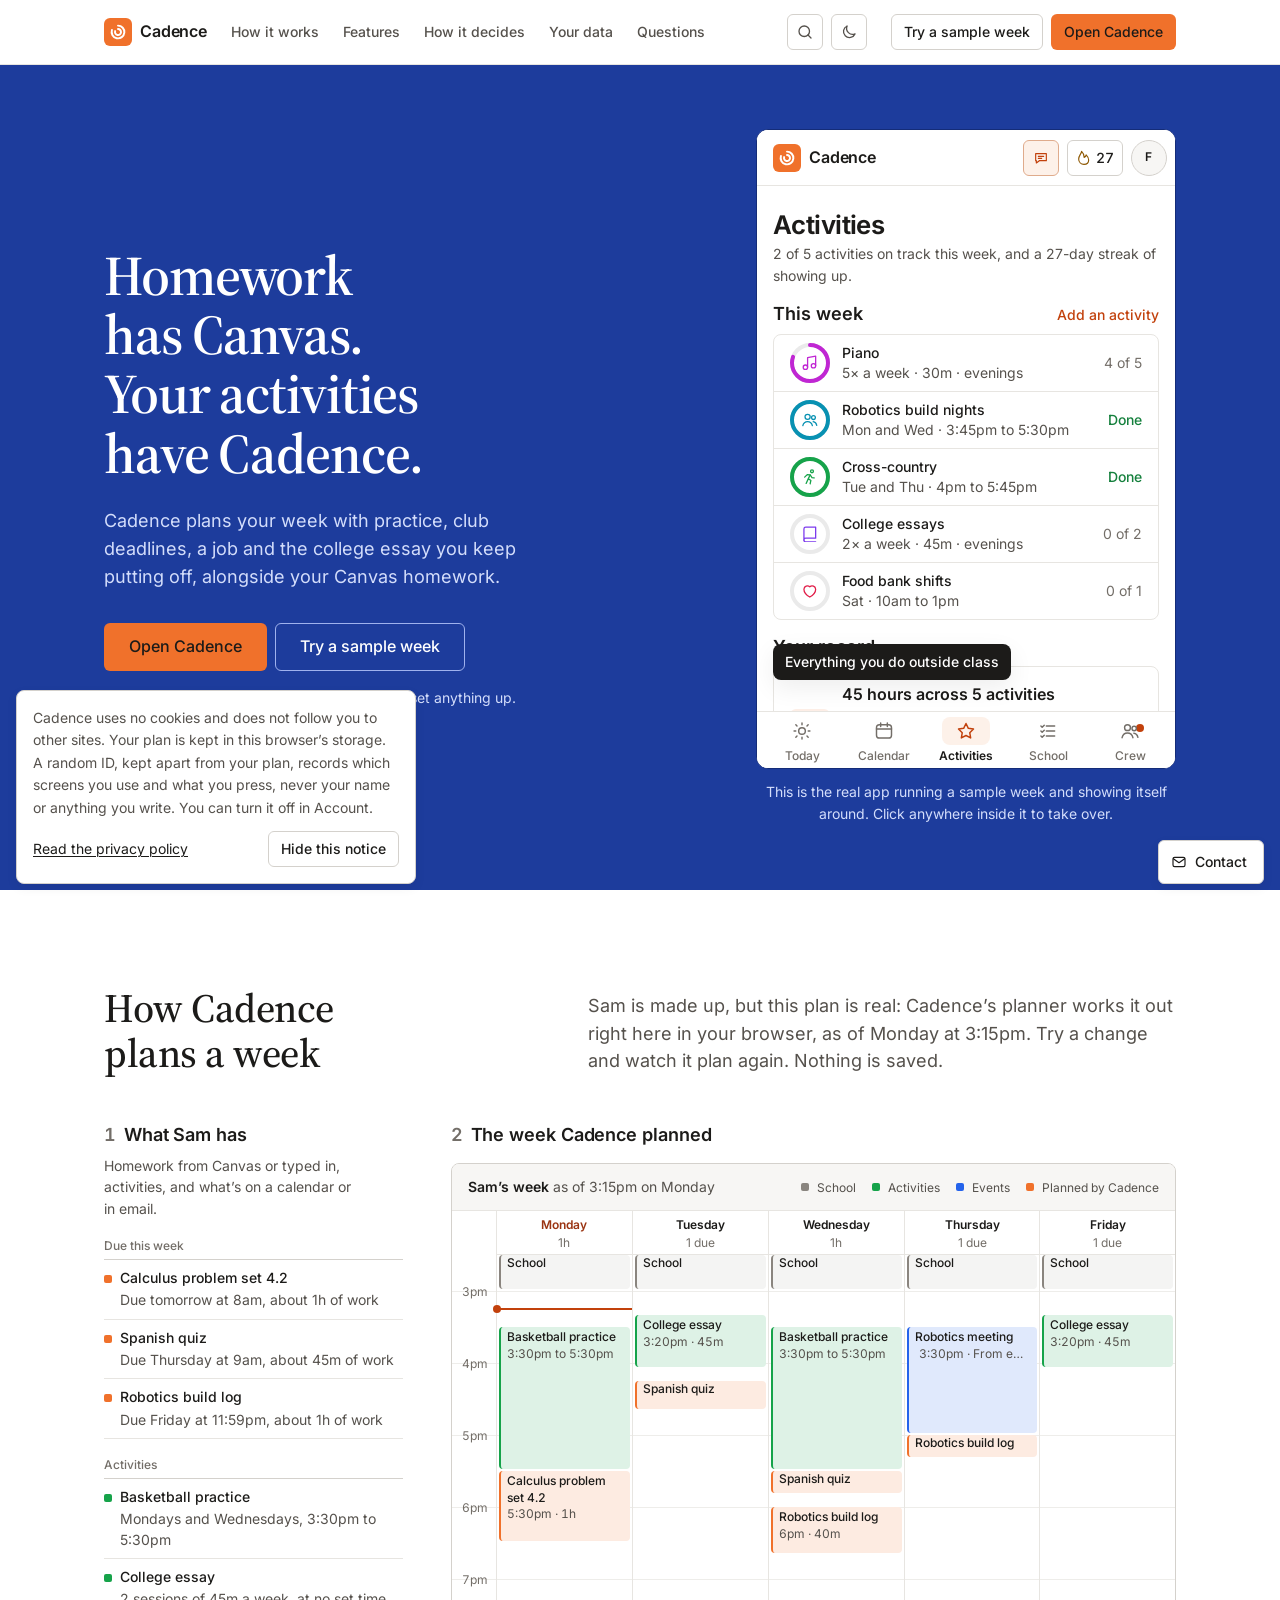
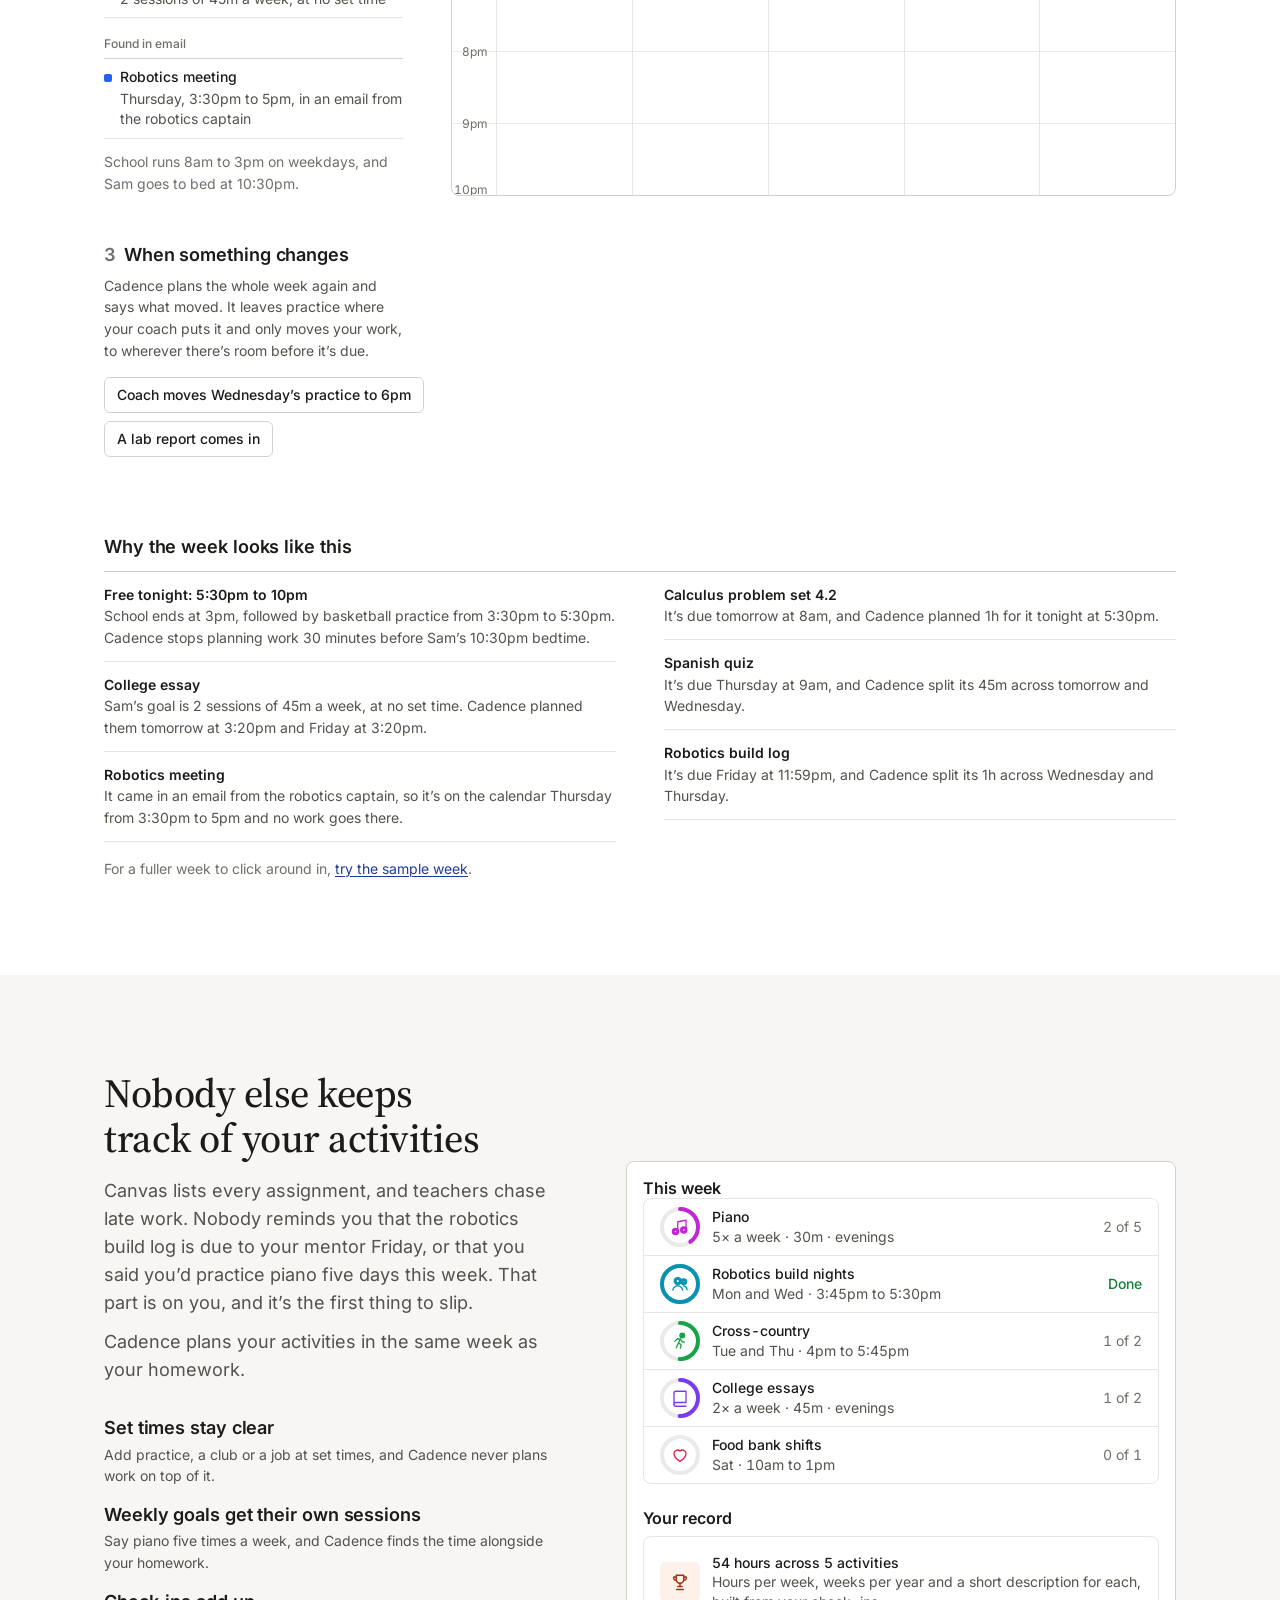
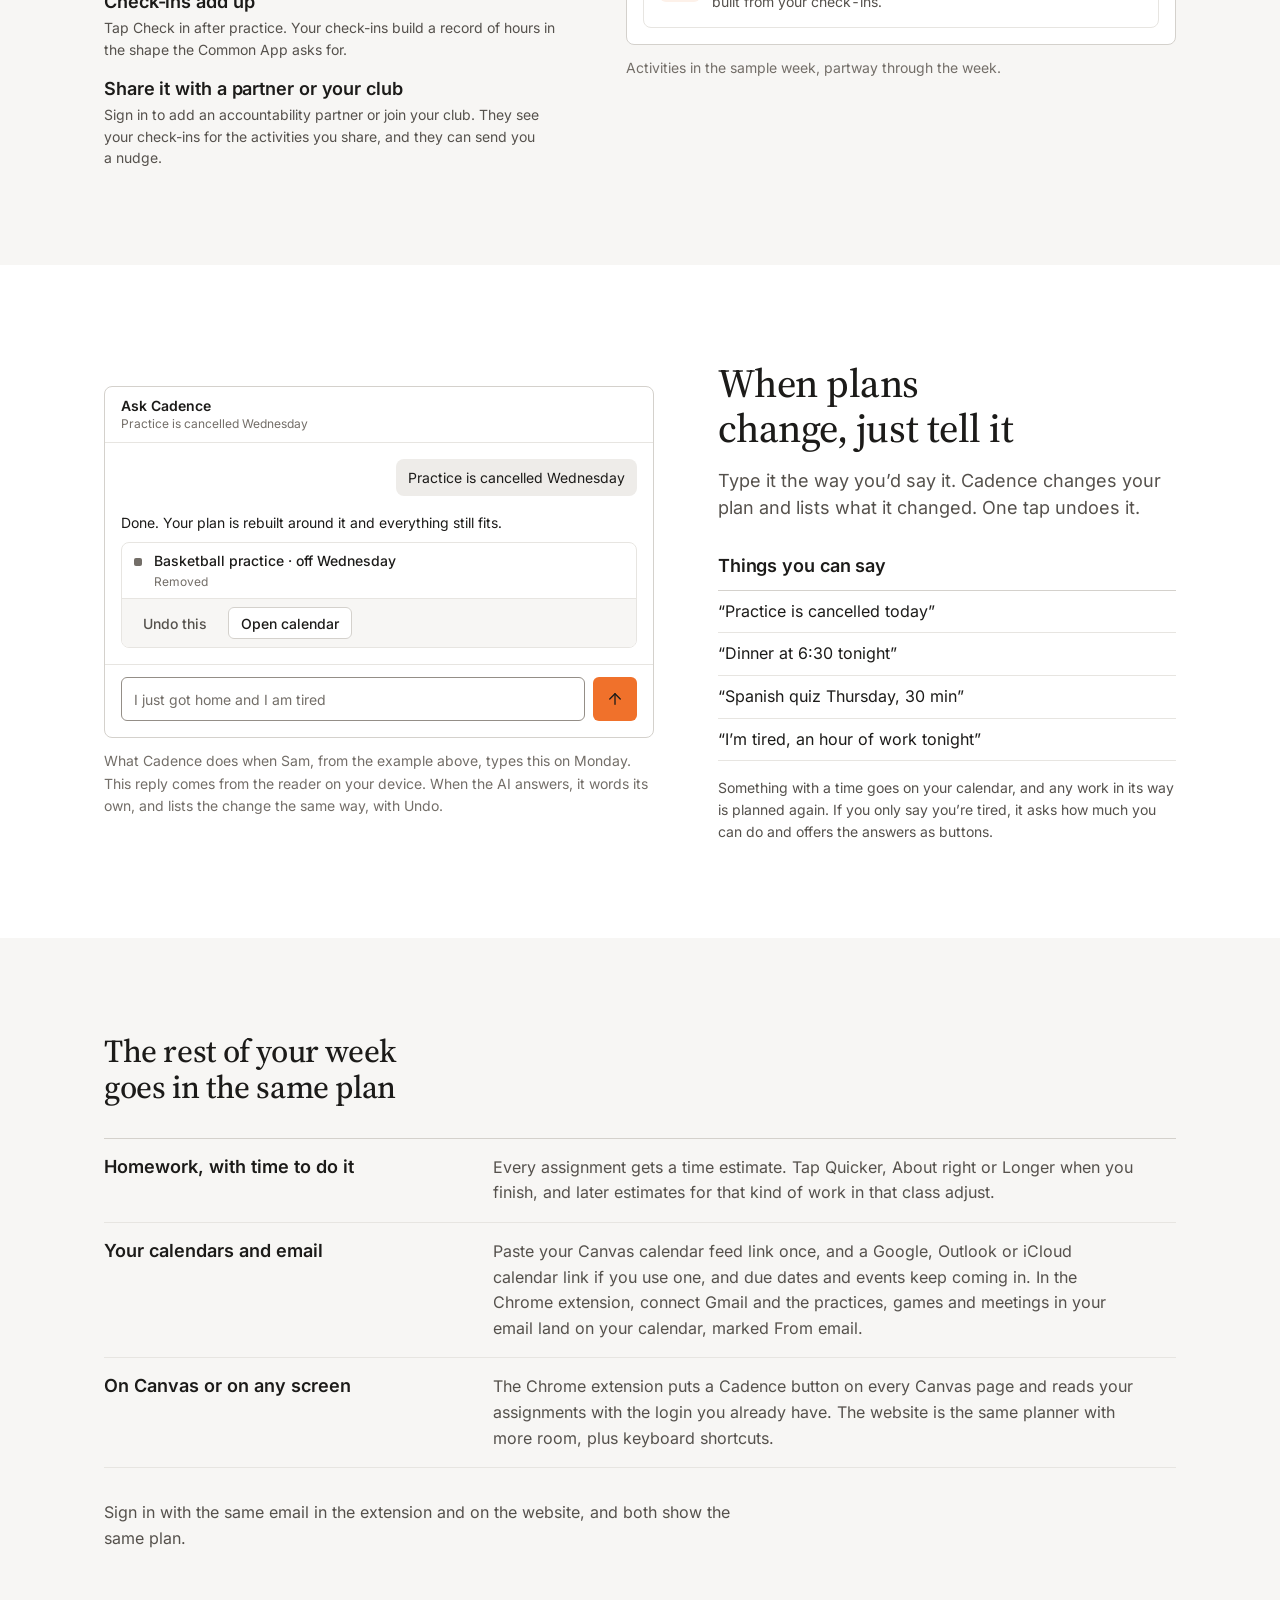
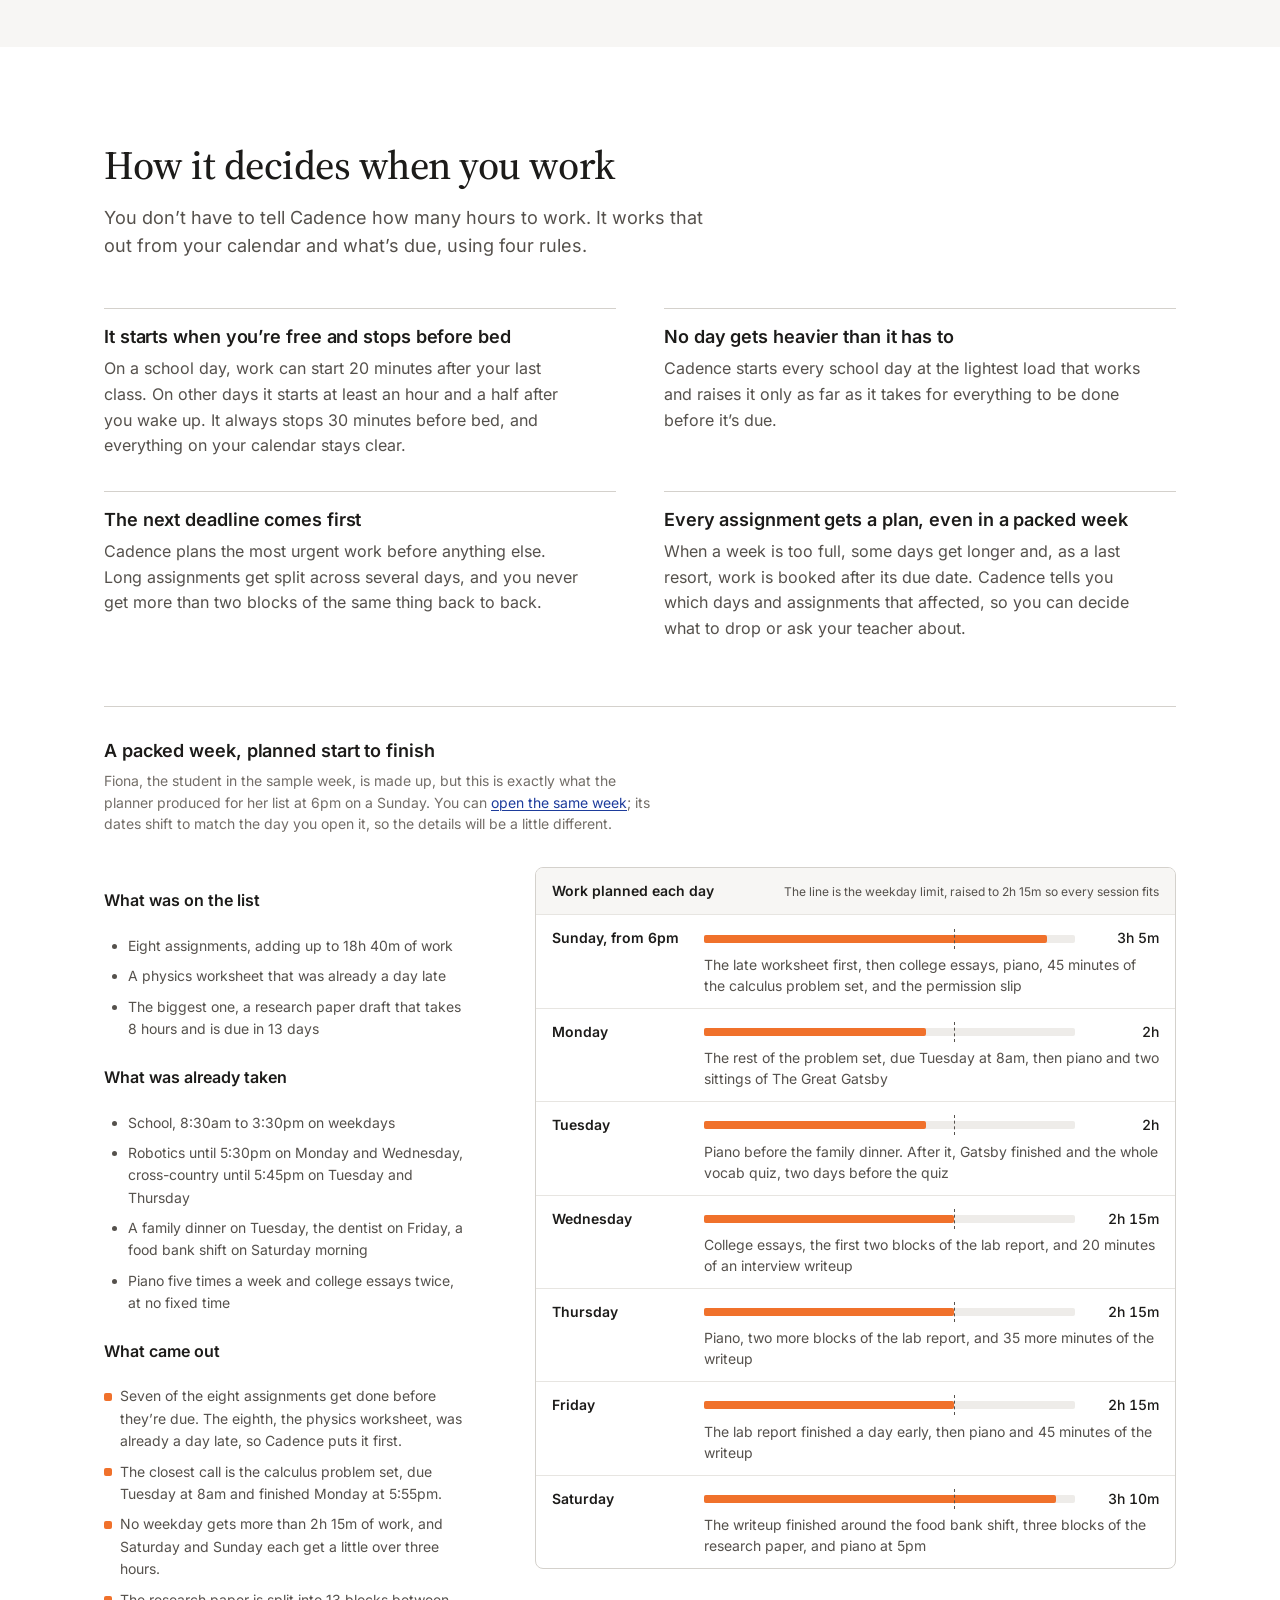
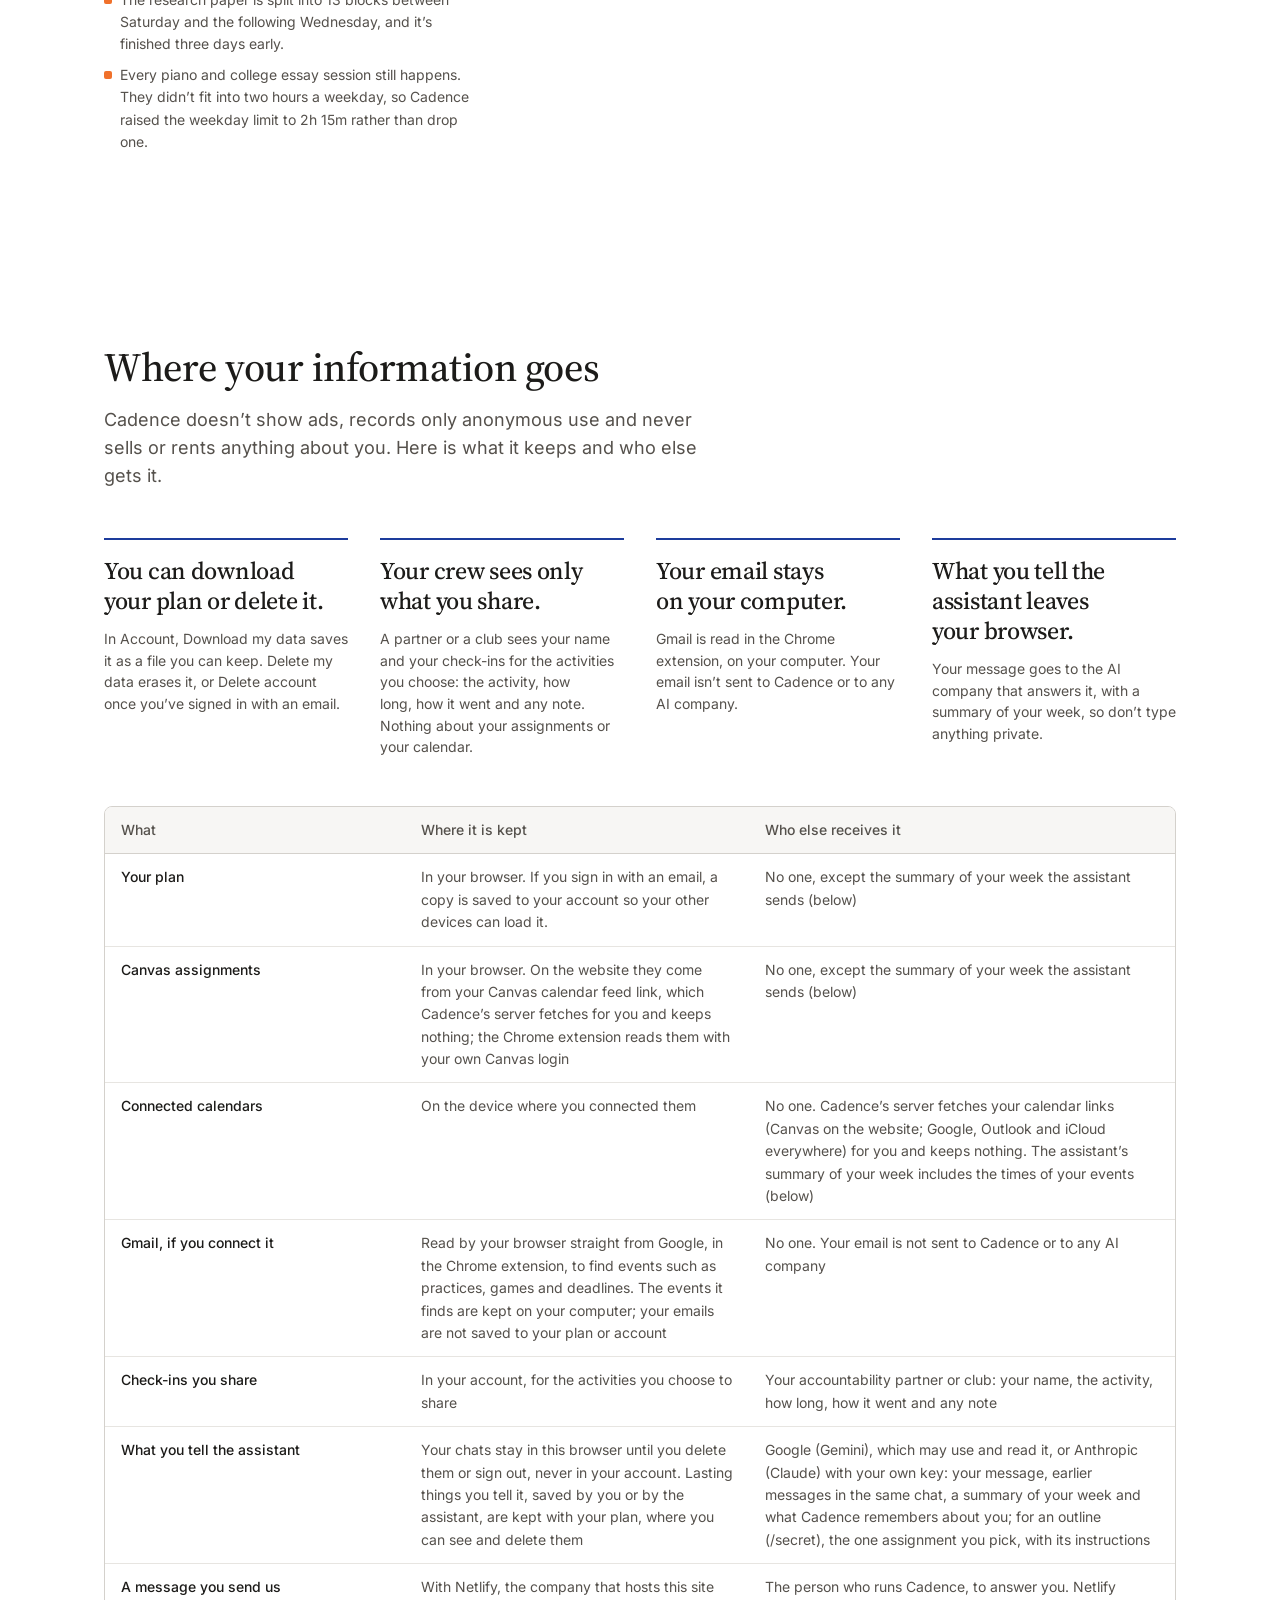
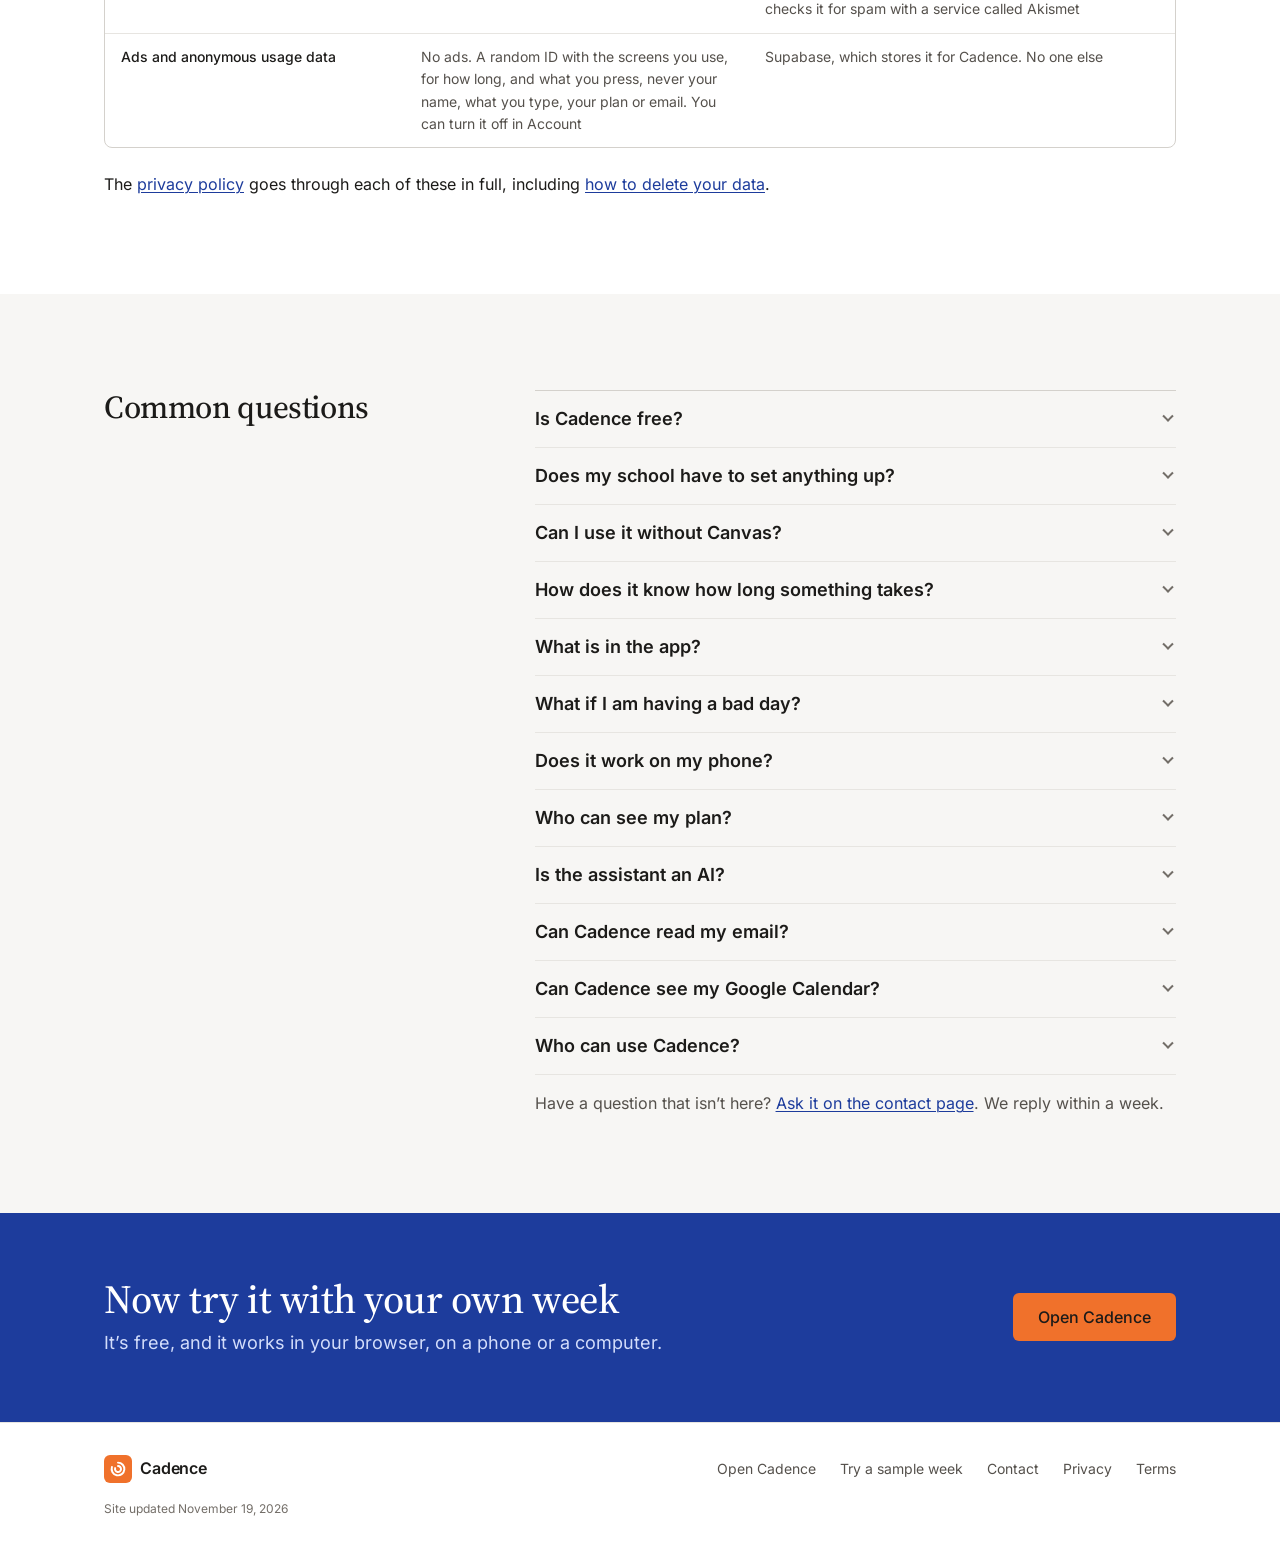
<file: index.html>
<!doctype html>
<html lang="en" data-theme-default="light">
<head>
<meta charset="utf-8">
<meta name="viewport" content="width=device-width, initial-scale=1">
<title>Cadence: your activities and homework, planned together</title>
<meta name="description" content="Cadence plans the things nobody reminds you about, like practice, club deadlines and college essays, alongside your Canvas homework. Free, with no ads.">
<!-- stamp:head -->
<link rel="canonical" href="https://cadenceaiplanning.netlify.app/">
<meta property="og:site_name" content="Cadence">
<meta property="og:type" content="website">
<meta property="og:title" content="Cadence: your activities and homework, planned together">
<meta property="og:description" content="Cadence plans the things nobody reminds you about, like practice, club deadlines and college essays, alongside your Canvas homework. Free, with no ads.">
<meta property="og:url" content="https://cadenceaiplanning.netlify.app/">
<meta property="og:image" content="https://cadenceaiplanning.netlify.app/icons/social.png">
<meta property="og:image:width" content="1200">
<meta property="og:image:height" content="630">
<meta property="og:image:alt" content="Cadence. Homework has Canvas. Your activities have Cadence. Practice, clubs, a job and essays, planned alongside your homework, beside a week with school, events, activities and planned work.">
<meta name="twitter:card" content="summary_large_image">
<script type="application/ld+json">{"@context":"https://schema.org","@type":"WebSite","name":"Cadence","url":"https://cadenceaiplanning.netlify.app/"}</script>
<!-- /stamp:head -->
<link rel="icon" href="/favicon.ico" sizes="any">
<link rel="icon" type="image/png" sizes="32x32" href="/icons/icon32.png">
<link rel="icon" type="image/png" sizes="16x16" href="/icons/icon16.png">
<link rel="apple-touch-icon" sizes="180x180" href="/icons/apple-touch-icon.png">
<meta name="theme-color" content="#ffffff">
<script src="/src/panel/theme.js"></script>
<link rel="preload" href="/src/fonts/source-serif-4-latin-opsz-normal.woff2" as="font" type="font/woff2" crossorigin>
<link rel="stylesheet" href="/site.css">
</head>
<body>
<a class="skip" href="#main">Skip to the page</a>

<header class="nav nav-home"><div class="wrap">
  <a class="brand" href="/" translate="no"><span class="mark"><svg viewBox="0 0 24 24" width="18" height="18" fill="none" stroke="currentColor" stroke-width="2.6" stroke-linecap="round" aria-hidden="true"><path d="M12 3.5a8.5 8.5 0 1 1-8.1 5.9"/><path d="M12 8a4 4 0 1 1-3.8 2.8"/></svg></span>Cadence</a>
  <nav class="links" aria-label="On this page">
    <a href="#example">How it works</a>
    <a href="#activities">Features</a>
    <a href="#how">How it decides</a>
    <a href="#data">Your data</a>
    <a href="#questions">Questions</a>
  </nav>
  <span class="spacer"></span>
  <div class="tools">
    <button type="button" class="tool icon" data-search hidden aria-label="Search this site" aria-keyshortcuts="/" data-tip="Search this site (press /)"><svg viewBox="0 0 24 24" width="18" height="18" fill="none" stroke="currentColor" stroke-width="1.75" stroke-linecap="round" aria-hidden="true"><circle cx="11" cy="11" r="7"/><path d="M20 20l-4-4"/></svg></button>
    <button type="button" class="tool icon" data-theme-toggle hidden aria-label="Switch to dark theme" data-tip="Switch to dark theme"></button>
  </div>
  <div class="actions">
    <a class="btn plain small" href="/demo.html">Try a sample week</a>
    <a class="btn primary small" href="/app.html">Open Cadence</a>
  </div>
  <details class="menu">
    <summary>Menu</summary>
    <nav aria-label="On this page">
      <a href="#example">How it works</a>
      <a href="#activities">Features</a>
      <a href="#how">How it decides</a>
      <a href="#data">Your data</a>
      <a href="#questions">Questions</a>
      <a href="/contact.html">Contact</a>
      <a class="demo-link" href="/demo.html">Try a sample week</a>
      <a class="open-link" href="/app.html">Open Cadence</a>
    </nav>
  </details>
</div></header>

<main id="main" tabindex="-1">

<div class="hero"><div class="wrap">
  <div>
    <h1>Homework has Canvas. Your activities have Cadence.</h1>
    <p class="sub">Cadence plans your week with practice, club deadlines, a job and the college essay you keep putting off, alongside your Canvas homework.</p>
    <div class="cta">
      <a class="btn primary large" href="/app.html">Open Cadence</a>
      <a class="btn plain large" href="/demo.html">Try a sample week</a>
    </div>
    <p class="facts">Free, with no ads. Your school doesn&rsquo;t have to set anything up.</p>
  </div>
  <figure class="live">
    <div class="live-wait" aria-hidden="true"><i></i><i></i><i></i></div>
    <iframe src="/demo.html?embed=1&amp;autoplay=1" title="Cadence, running with a sample week"></iframe>
    <figcaption>This is the real app running a sample week and showing itself around. Click anywhere inside it to take over.</figcaption>
  </figure>
</div></div>

<section id="example"><div class="wrap">
  <div class="section-head split">
    <h2 id="how-cadence-plans-a-week">How Cadence plans a week</h2>
    <p class="lead">Sam is made up, but this plan is real: Cadence&rsquo;s planner works it out right here in your browser, as of Monday at 3:15pm. Try a change and watch it plan again. Nothing is saved.</p>
  </div>
  <div class="evening" data-evening>
    <div class="ev-step ev-step-have">
      <h3 class="step" id="what-sam-has"><span class="step-n" aria-hidden="true">1</span>What Sam has</h3>
      <p class="step-text">Homework from Canvas or typed in, activities, and what&rsquo;s on a calendar or in email.</p>
      <div data-ev-have><!-- evening:have --><ol class="ev-have"><li><p class="ev-group">Due this week</p><ol>
      <li class="ev-have-item k-work" data-who="have:calc" data-at="0"><span class="ev-what">Calculus problem set 4.2</span><span class="ev-meta">Due tomorrow at 8am, about 1h of work</span></li>
      <li class="ev-have-item k-work" data-who="have:spanish" data-at="0"><span class="ev-what">Spanish quiz</span><span class="ev-meta">Due Thursday at 9am, about 45m of work</span></li>
      <li class="ev-have-item k-work" data-who="have:log" data-at="0"><span class="ev-what">Robotics build log</span><span class="ev-meta">Due Friday at 11:59pm, about 1h of work</span></li></ol></li><li><p class="ev-group">Activities</p><ol>
      <li class="ev-have-item k-activity" data-who="have:practice" data-at="0"><span class="ev-what">Basketball practice</span><span class="ev-meta">Mondays and Wednesdays, 3:30pm to 5:30pm</span></li>
      <li class="ev-have-item k-activity" data-who="have:essay" data-at="0"><span class="ev-what">College essay</span><span class="ev-meta">2 sessions of 45m a week, at no set time</span></li></ol></li><li><p class="ev-group">Found in email</p><ol>
      <li class="ev-have-item k-event" data-who="have:mail_robotics_0" data-at="0"><span class="ev-what">Robotics meeting</span><span class="ev-meta">Thursday, 3:30pm to 5pm, in an email from the robotics captain</span></li></ol></li></ol><!-- /evening:have --></div>
      <p class="ev-also">School runs 8am to 3pm on weekdays, and Sam goes to bed at 10:30pm.</p>
    </div>
    <div class="ev-step ev-step-plan">
      <h3 class="step" id="the-week-cadence-planned"><span class="step-n" aria-hidden="true">2</span>The week Cadence planned</h3>
      <div class="ev-frame">
        <div class="ev-head">
          <p><b>Sam&rsquo;s week</b> <span>as of 3:15pm on Monday</span></p>
          <ul class="ev-key" aria-label="Key">
            <li class="k-school">School</li>
            <li class="k-activity">Activities</li>
            <li class="k-event">Events</li>
            <li class="k-work">Planned by Cadence</li>
            <li class="ev-ring" data-ev-ring hidden>Moved or new</li>
          </ul>
        </div>
        <div data-ev-week><!-- evening:week --><div class="ev-grid" style="--span:450"><ol class="ev-hours" aria-hidden="true"><li style="--at:30"><span>3pm</span></li><li style="--at:90"><span>4pm</span></li><li style="--at:150"><span>5pm</span></li><li style="--at:210"><span>6pm</span></li><li style="--at:270"><span>7pm</span></li><li style="--at:330"><span>8pm</span></li><li style="--at:390"><span>9pm</span></li><li style="--at:450"><span>10pm</span></li></ol><ol class="ev-week"><li class="ev-col today"><p class="ev-dayhead"><span class="ev-day">Monday</span><span class="ev-due ev-load">1h</span></p><ol class="ev-items"><li class="ev-now" style="--at:45" aria-hidden="true"></li>
      <li class="ev-item k-school short" data-who="school" data-at="480" style="--at:0;--len:30"><span class="ev-what">School</span><span class="ev-time">until 3pm</span><span class="ev-len">7h</span><span class="ev-when">until 3pm</span></li>
      <li class="ev-item k-activity tall" data-who="fixed:Basketball practice" data-at="930" style="--at:60;--len:120"><span class="ev-what">Basketball practice</span><span class="ev-time">3:30pm</span><span class="ev-len">2h</span><span class="ev-when">3:30pm to 5:30pm</span></li>
      <li class="ev-item k-work tall" data-who="work:calc" data-at="1050" style="--at:180;--len:60"><span class="ev-what">Calculus problem set 4.2</span><span class="ev-time">5:30pm</span><span class="ev-len">1h</span><span class="ev-when">5:30pm · 1h</span></li></ol></li><li class="ev-col"><p class="ev-dayhead"><span class="ev-day">Tuesday</span><span class="ev-due">1 due</span></p><ol class="ev-items">
      <li class="ev-item k-school short" data-who="school" data-at="1920" style="--at:0;--len:30"><span class="ev-what">School</span><span class="ev-time">until 3pm</span><span class="ev-len">7h</span><span class="ev-when">until 3pm</span></li>
      <li class="ev-item k-activity" data-who="goal:essay" data-at="2360" style="--at:50;--len:45"><span class="ev-what">College essay</span><span class="ev-time">3:20pm</span><span class="ev-len">45m</span><span class="ev-when">3:20pm · 45m</span></li>
      <li class="ev-item k-work short" data-who="work:spanish" data-at="2415" style="--at:105;--len:25"><span class="ev-what">Spanish quiz</span><span class="ev-time">4:15pm</span><span class="ev-len">25m</span><span class="ev-when">4:15pm · 25m</span></li></ol></li><li class="ev-col"><p class="ev-dayhead"><span class="ev-day">Wednesday</span><span class="ev-due ev-load">1h</span></p><ol class="ev-items">
      <li class="ev-item k-school short" data-who="school" data-at="3360" style="--at:0;--len:30"><span class="ev-what">School</span><span class="ev-time">until 3pm</span><span class="ev-len">7h</span><span class="ev-when">until 3pm</span></li>
      <li class="ev-item k-activity tall" data-who="fixed:Basketball practice" data-at="3810" style="--at:60;--len:120"><span class="ev-what">Basketball practice</span><span class="ev-time">3:30pm</span><span class="ev-len">2h</span><span class="ev-when">3:30pm to 5:30pm</span></li>
      <li class="ev-item k-work short" data-who="work:spanish" data-at="3930" style="--at:180;--len:20"><span class="ev-what">Spanish quiz</span><span class="ev-time">5:30pm</span><span class="ev-len">20m</span><span class="ev-when">5:30pm · 20m</span></li>
      <li class="ev-item k-work" data-who="work:log" data-at="3960" style="--at:210;--len:40"><span class="ev-what">Robotics build log</span><span class="ev-time">6pm</span><span class="ev-len">40m</span><span class="ev-when">6pm · 40m</span></li></ol></li><li class="ev-col"><p class="ev-dayhead"><span class="ev-day">Thursday</span><span class="ev-due">1 due</span></p><ol class="ev-items">
      <li class="ev-item k-school short" data-who="school" data-at="4800" style="--at:0;--len:30"><span class="ev-what">School</span><span class="ev-time">until 3pm</span><span class="ev-len">7h</span><span class="ev-when">until 3pm</span></li>
      <li class="ev-item k-event tall" data-who="fixed:Robotics meeting" data-at="5250" style="--at:60;--len:90"><span class="ev-tags"><small class="ev-from">From email</small></span><span class="ev-what">Robotics meeting</span><span class="ev-time">3:30pm</span><span class="ev-len">1h 30m</span><span class="ev-when">3:30pm · From email</span></li>
      <li class="ev-item k-work short" data-who="work:log" data-at="5340" style="--at:150;--len:20"><span class="ev-what">Robotics build log</span><span class="ev-time">5pm</span><span class="ev-len">20m</span><span class="ev-when">5pm · 20m</span></li></ol></li><li class="ev-col"><p class="ev-dayhead"><span class="ev-day">Friday</span><span class="ev-due">1 due</span></p><ol class="ev-items">
      <li class="ev-item k-school short" data-who="school" data-at="6240" style="--at:0;--len:30"><span class="ev-what">School</span><span class="ev-time">until 3pm</span><span class="ev-len">7h</span><span class="ev-when">until 3pm</span></li>
      <li class="ev-item k-activity" data-who="goal:essay" data-at="6680" style="--at:50;--len:45"><span class="ev-what">College essay</span><span class="ev-time">3:20pm</span><span class="ev-len">45m</span><span class="ev-when">3:20pm · 45m</span></li></ol></li></ol></div><!-- /evening:week --></div>
      </div>
    </div>
    <div class="ev-step ev-step-change">
      <h3 class="step" id="when-something-changes"><span class="step-n" aria-hidden="true">3</span>When something changes</h3>
      <p class="step-text">Cadence plans the whole week again and says what moved. It leaves practice where your coach puts it and only moves your work, to wherever there&rsquo;s room before it&rsquo;s due.</p>
      <div class="ev-try" data-ev-try hidden>
        <div class="ev-buttons" role="group" aria-label="Change Sam&rsquo;s week">
          <button type="button" class="btn plain small" data-ev-change="moved" aria-pressed="false">Coach moves Wednesday&rsquo;s practice to 6pm</button>
          <button type="button" class="btn plain small" data-ev-change="lab" aria-pressed="false">A lab report comes in</button>
          <button type="button" class="btn plain small" data-ev-reset hidden>Start over</button>
        </div>
        <p class="ev-status" data-ev-status role="status"></p>
      </div>
      <div class="ev-changed" data-ev-changed hidden>
        <h4 id="what-changed">What changed</h4>
        <ul></ul>
      </div>
    </div>
    <div class="ev-notes">
      <h3 id="why-the-week-looks-like-this">Why the week looks like this</h3>
      <ul data-ev-why><!-- evening:why --><li><b>Free tonight: 5:30pm to 10pm</b> School ends at 3pm, followed by basketball practice from 3:30pm to 5:30pm. Cadence stops planning work 30 minutes before Sam’s 10:30pm bedtime.</li><li><b>College essay</b> Sam’s goal is 2 sessions of 45m a week, at no set time. Cadence planned them tomorrow at 3:20pm and Friday at 3:20pm.</li><li><b>Robotics meeting</b> It came in an email from the robotics captain, so it’s on the calendar Thursday from 3:30pm to 5pm and no work goes there.</li><li><b>Calculus problem set 4.2</b> It’s due tomorrow at 8am, and Cadence planned 1h for it tonight at 5:30pm.</li><li><b>Spanish quiz</b> It’s due Thursday at 9am, and Cadence split its 45m across tomorrow and Wednesday.</li><li><b>Robotics build log</b> It’s due Friday at 11:59pm, and Cadence split its 1h across Wednesday and Thursday.</li><!-- /evening:why --></ul>
      <p class="note">For a fuller week to click around in, <a href="/demo.html">try the sample week</a>.</p>
    </div>
  </div>
</div></section>

<section id="activities" class="band"><div class="wrap">
  <div class="feature">
    <div class="feature-text">
      <h2 id="nobody-else-keeps-track-of-your-activities">Nobody else keeps track of your activities</h2>
      <p class="lead">Canvas lists every assignment, and teachers chase late work. Nobody reminds you that the robotics build log is due to your mentor Friday, or that you said you&rsquo;d practice piano five days this week. That part is on you, and it&rsquo;s the first thing to slip.</p>
      <p class="lead">Cadence plans your activities in the same week as your homework.</p>
      <ul class="points">
        <li><h3 id="set-times-stay-clear">Set times stay clear</h3>
          <p>Add practice, a club or a job at set times, and Cadence never plans work on top of it.</p></li>
        <li><h3 id="weekly-goals-get-their-own-sessions">Weekly goals get their own sessions</h3>
          <p>Say piano five times a week, and Cadence finds the time alongside your homework.</p></li>
        <li><h3 id="check-ins-add-up">Check-ins add up</h3>
          <p>Tap Check in after practice. Your check-ins build a record of hours in the shape the Common App asks for.</p></li>
        <li data-needs="cloud"><h3 id="share-it-with-a-partner-or-your-club">Share it with a partner or your club</h3>
          <p>Sign in to add an accountability partner or join your club. They see your check-ins for the activities you share, and they can send you a nudge.</p></li>
      </ul>
    </div>
    <figure class="rp-fig">
      <div class="rp">
        <p class="rp-label">This week</p>
        <ol class="rp-list">
          <li class="rp-row"><span class="rp-ring" style="--rc: var(--a-practice)"><svg viewBox="0 0 40 40" aria-hidden="true"><circle class="track" cx="20" cy="20" r="18"/><circle class="fill" cx="20" cy="20" r="18" stroke-dasharray="113.1" stroke-dashoffset="67.86"/></svg><svg class="ic" viewBox="0 0 24 24" fill="none" stroke="currentColor" stroke-width="1.75" stroke-linecap="round" stroke-linejoin="round" aria-hidden="true"><path d="M9 18V5l11-2v13"/><circle cx="6" cy="18" r="3"/><circle cx="17" cy="16" r="3"/></svg></span><span class="rp-text"><b>Piano</b><span>5&times; a week &middot; 30m &middot; evenings</span></span><span class="rp-count">2 of 5</span></li>
          <li class="rp-row"><span class="rp-ring" style="--rc: var(--a-club)"><svg viewBox="0 0 40 40" aria-hidden="true"><circle class="track" cx="20" cy="20" r="18"/><circle class="fill" cx="20" cy="20" r="18" stroke-dasharray="113.1" stroke-dashoffset="0.0"/></svg><svg class="ic" viewBox="0 0 24 24" fill="none" stroke="currentColor" stroke-width="1.75" stroke-linecap="round" stroke-linejoin="round" aria-hidden="true"><circle cx="9" cy="8" r="3.5"/><path d="M2.5 20c.8-3.5 3.3-5.5 6.5-5.5s5.7 2 6.5 5.5"/><circle cx="17" cy="9" r="2.6"/><path d="M16.6 14.6c2.6.3 4.3 2.1 4.9 5"/></svg></span><span class="rp-text"><b>Robotics build nights</b><span>Mon and Wed &middot; 3:45pm to 5:30pm</span></span><span class="rp-count ok">Done</span></li>
          <li class="rp-row"><span class="rp-ring" style="--rc: var(--a-sport)"><svg viewBox="0 0 40 40" aria-hidden="true"><circle class="track" cx="20" cy="20" r="18"/><circle class="fill" cx="20" cy="20" r="18" stroke-dasharray="113.1" stroke-dashoffset="56.55"/></svg><svg class="ic" viewBox="0 0 24 24" fill="none" stroke="currentColor" stroke-width="1.75" stroke-linecap="round" stroke-linejoin="round" aria-hidden="true"><circle cx="15" cy="4.5" r="2"/><path d="M5 12.5l3.5-3.5 4 .5 2.5 3.5 3 .5"/><path d="M12.5 9.5l-2.5 5 3.5 2.5-1 4.5M10 14.5l-3 6.5"/></svg></span><span class="rp-text"><b>Cross-country</b><span>Tue and Thu &middot; 4pm to 5:45pm</span></span><span class="rp-count">1 of 2</span></li>
          <li class="rp-row"><span class="rp-ring" style="--rc: var(--a-study)"><svg viewBox="0 0 40 40" aria-hidden="true"><circle class="track" cx="20" cy="20" r="18"/><circle class="fill" cx="20" cy="20" r="18" stroke-dasharray="113.1" stroke-dashoffset="56.55"/></svg><svg class="ic" viewBox="0 0 24 24" fill="none" stroke="currentColor" stroke-width="1.75" stroke-linecap="round" stroke-linejoin="round" aria-hidden="true"><path d="M4 5.5A2.5 2.5 0 0 1 6.5 3H20v15H6.5A2.5 2.5 0 0 0 4 20.5z"/><path d="M4 20.5A2.5 2.5 0 0 0 6.5 23H20"/></svg></span><span class="rp-text"><b>College essays</b><span>2&times; a week &middot; 45m &middot; evenings</span></span><span class="rp-count">1 of 2</span></li>
          <li class="rp-row"><span class="rp-ring" style="--rc: var(--a-service)"><svg viewBox="0 0 40 40" aria-hidden="true"><circle class="track" cx="20" cy="20" r="18"/><circle class="fill" cx="20" cy="20" r="18" stroke-dasharray="113.1" stroke-dashoffset="113.1"/></svg><svg class="ic" viewBox="0 0 24 24" fill="none" stroke="currentColor" stroke-width="1.75" stroke-linecap="round" stroke-linejoin="round" aria-hidden="true"><path d="M12 20.5s-8-4.6-8-10.7A4.8 4.8 0 0 1 12 6.6a4.8 4.8 0 0 1 8 3.2c0 6.1-8 10.7-8 10.7z"/></svg></span><span class="rp-text"><b>Food bank shifts</b><span>Sat &middot; 10am to 1pm</span></span><span class="rp-count">0 of 1</span></li>
        </ol>
        <p class="rp-label">Your record</p>
        <div class="rp-card"><span class="rp-tile"><svg class="ic" viewBox="0 0 24 24" fill="none" stroke="currentColor" stroke-width="1.75" stroke-linecap="round" stroke-linejoin="round" aria-hidden="true"><path d="M7.5 4h9v5a4.5 4.5 0 0 1-9 0z"/><path d="M7.5 6H4.5a3 3 0 0 0 3 4M16.5 6h3a3 3 0 0 1-3 4M12 13.5v4M8 21h8M9.5 17.5h5"/></svg></span><span class="rp-text"><b>54 hours across 5 activities</b><span>Hours per week, weeks per year and a short description for each, built from your check-ins.</span></span></div>
      </div>
      <figcaption>Activities in the sample week, partway through the week.</figcaption>
    </figure>
  </div>
</div></section>

<section id="assistant"><div class="wrap">
  <div class="feature flip">
    <div class="feature-text">
      <h2 id="when-plans-change-just-tell-it">When plans change, just tell it</h2>
      <p class="lead">Type it the way you&rsquo;d say it. Cadence changes your plan and lists what it changed. One tap undoes it.</p>
      <h3 id="things-you-can-say">Things you can say</h3>
      <ul class="say">
        <li>&ldquo;Practice is cancelled today&rdquo;</li>
        <li>&ldquo;Dinner at 6:30 tonight&rdquo;</li>
        <li>&ldquo;Spanish quiz Thursday, 30 min&rdquo;</li>
        <li>&ldquo;I&rsquo;m tired, an hour of work tonight&rdquo;</li>
      </ul>
      <p class="say-after">Something with a time goes on your calendar, and any work in its way is planned again. If you only say you&rsquo;re tired, it asks how much you can do and offers the answers as buttons.</p>
    </div>
    <figure class="rp-fig">
      <div class="rp rp-agent">
        <div class="rp-ag-head"><b>Ask Cadence</b><small>Practice is cancelled Wednesday</small></div>
        <div class="rp-ag-thread">
          <p class="rp-you">Practice is cancelled Wednesday</p>
          <div class="rp-reply">
            <p>Done. Your plan is rebuilt around it and everything still fits.</p>
            <div class="rp-changes">
              <div class="rp-change"><span class="rp-dot"></span><span><b>Basketball practice &middot; off Wednesday</b><small>Removed</small></span></div>
              <div class="rp-actions"><span class="rp-btn">Undo this</span><span class="rp-btn soft">Open calendar</span></div>
            </div>
          </div>
        </div>
        <div class="rp-compose"><span class="rp-input">I just got home and I am tired</span><span class="rp-send"><svg class="ic" viewBox="0 0 24 24" fill="none" stroke="currentColor" stroke-width="1.75" stroke-linecap="round" stroke-linejoin="round" aria-hidden="true"><path d="M12 19V5"/><path d="M5 12l7-7 7 7"/></svg></span></div>
      </div>
      <figcaption>What Cadence does when Sam, from the example above, types this on Monday. This reply comes from the reader on your device. When the AI answers, it words its own, and lists the change the same way, with Undo.</figcaption>
    </figure>
  </div>
</div></section>

<section id="more" class="band"><div class="wrap">
  <h2 id="the-rest-of-your-week-goes-in-the-same-plan">The rest of your week goes in the same plan</h2>
  <dl class="spec">
    <div><dt id="homework-with-time-to-do-it">Homework, with time to do it</dt>
      <dd>Every assignment gets a time estimate. Tap Quicker, About right or Longer when you finish, and later estimates for that kind of work in that class adjust.</dd></div>
    <div><dt id="your-calendars-and-email">Your calendars and email</dt>
      <dd>Paste your Canvas calendar feed link once, and a Google, Outlook or iCloud calendar link if you use one, and due dates and events keep coming in. In the Chrome extension, connect Gmail and the practices, games and meetings in your email land on your calendar, marked From email.</dd></div>
    <div><dt id="on-canvas-or-on-any-screen">On Canvas or on any screen</dt>
      <dd>The Chrome extension puts a Cadence button on every Canvas page and reads your assignments with the login you already have. The website is the same planner with more room, plus keyboard shortcuts.
        <!--off <span data-needs="extension"><a class="btn" href="/app" data-site-href="extension" rel="noopener">Add to Chrome</a></span> off--></dd></div>
  </dl>
  <p class="also" data-needs="cloud">Sign in with the same email in the extension and on the website, and both show the same plan.</p>
  <!--off <p class="also" data-needs="no-cloud">Connect Google Calendar or paste your Canvas calendar feed link, and Cadence plans around whatever is already there. It only writes to Google Calendar if you turn that on, one item at a time.</p> off-->
</div></section>

<section id="how"><div class="wrap">
  <div class="section-head">
    <h2 id="how-it-decides">How it decides when you work</h2>
    <p class="lead">You don&rsquo;t have to tell Cadence how many hours to work. It works that out from your calendar and what&rsquo;s due, using four rules.</p>
  </div>
  <ol class="rules">
    <li><h3 id="it-starts-when-you-are-free-and-stops-before-bed">It starts when you&rsquo;re free and stops before bed</h3>
      <p>On a school day, work can start 20 minutes after your last class. On other days it starts at least an hour and a half after you wake up. It always stops 30 minutes before bed, and everything on your calendar stays clear.</p></li>
    <li><h3 id="no-day-gets-heavier-than-it-has-to">No day gets heavier than it has to</h3>
      <p>Cadence starts every school day at the lightest load that works and raises it only as far as it takes for everything to be done before it&rsquo;s due.</p></li>
    <li><h3 id="the-next-deadline-comes-first">The next deadline comes first</h3>
      <p>Cadence plans the most urgent work before anything else. Long assignments get split across several days, and you never get more than two blocks of the same thing back to back.</p></li>
    <li><h3 id="every-assignment-gets-a-plan-even-in-a-packed-week">Every assignment gets a plan, even in a packed week</h3>
      <p>When a week is too full, some days get longer and, as a last resort, work is booked after its due date. Cadence tells you which days and assignments that affected, so you can decide what to drop or ask your teacher about.</p></li>
  </ol>
  <div class="packed">
    <h3 id="a-packed-week-planned-start-to-finish">A packed week, planned start to finish</h3>
    <p class="note">Fiona, the student in the sample week, is made up, but this is exactly what the planner produced for her list at 6pm on a Sunday. You can <a href="/demo.html">open the same week</a>; its dates shift to match the day you open it, so the details will be a little different.</p>
    <div class="example">
      <div class="given">
      <h4 id="what-was-on-the-list">What was on the list</h4>
      <ul>
        <li>Eight assignments, adding up to 18h 40m of work</li>
        <li>A physics worksheet that was already a day late</li>
        <li>The biggest one, a research paper draft that takes 8 hours and is due in 13 days</li>
      </ul>
      <h4 id="what-was-already-taken">What was already taken</h4>
      <ul>
        <li>School, 8:30am to 3:30pm on weekdays</li>
        <li>Robotics until 5:30pm on Monday and Wednesday, cross-country until 5:45pm on Tuesday and Thursday</li>
        <li>A family dinner on Tuesday, the dentist on Friday, a food bank shift on Saturday morning</li>
        <li>Piano five times a week and college essays twice, at no fixed time</li>
      </ul>
        <h4 id="what-came-out">What came out</h4>
        <ul class="results">
          <li>Seven of the eight assignments get done before they&rsquo;re due. The eighth, the physics worksheet, was already a day late, so Cadence puts it first.</li>
          <li>The closest call is the calculus problem set, due Tuesday at 8am and finished Monday at 5:55pm.</li>
          <li>No weekday gets more than 2h 15m of work, and Saturday and Sunday each get a little over three hours.</li>
          <li>The research paper is split into 13 blocks between Saturday and the following Wednesday, and it&rsquo;s finished three days early.</li>
          <li>Every piano and college essay session still happens. They didn&rsquo;t fit into two hours a weekday, so Cadence raised the weekday limit to 2h 15m rather than drop one.</li>
        </ul>
      </div>
      <div class="load-frame">
      <p class="load-head"><b>Work planned each day</b> <span>The line is the weekday limit, raised to 2h 15m so every session fits</span></p>
      <ol class="load">
      <li style="--m:185"><span class="load-day">Sunday, from 6pm</span><span class="load-bar"><i></i><b>3h 5m</b></span><span class="load-what">The late worksheet first, then college essays, piano, 45 minutes of the calculus problem set, and the permission slip</span></li>
      <li style="--m:120"><span class="load-day">Monday</span><span class="load-bar"><i></i><b>2h</b></span><span class="load-what">The rest of the problem set, due Tuesday at 8am, then piano and two sittings of The Great Gatsby</span></li>
      <li style="--m:120"><span class="load-day">Tuesday</span><span class="load-bar"><i></i><b>2h</b></span><span class="load-what">Piano before the family dinner. After it, Gatsby finished and the whole vocab quiz, two days before the quiz</span></li>
      <li style="--m:135"><span class="load-day">Wednesday</span><span class="load-bar"><i></i><b>2h 15m</b></span><span class="load-what">College essays, the first two blocks of the lab report, and 20 minutes of an interview writeup</span></li>
      <li style="--m:135"><span class="load-day">Thursday</span><span class="load-bar"><i></i><b>2h 15m</b></span><span class="load-what">Piano, two more blocks of the lab report, and 35 more minutes of the writeup</span></li>
      <li style="--m:135"><span class="load-day">Friday</span><span class="load-bar"><i></i><b>2h 15m</b></span><span class="load-what">The lab report finished a day early, then piano and 45 minutes of the writeup</span></li>
      <li style="--m:190"><span class="load-day">Saturday</span><span class="load-bar"><i></i><b>3h 10m</b></span><span class="load-what">The writeup finished around the food bank shift, three blocks of the research paper, and piano at 5pm</span></li>
      </ol>
    </div>
    </div>
  </div>
</div></section>

<section id="data"><div class="wrap">
  <div class="section-head">
    <h2 id="what-goes-where">Where your information goes</h2>
    <p class="lead">Cadence doesn&rsquo;t show ads<!--off <span data-needs="no-counts">, doesn&rsquo;t use analytics</span> off--><!--off <span data-needs="visits-only">, doesn&rsquo;t track you</span> off--><span data-needs="usage">, records only anonymous use</span> and never sells or rents anything about you. Here is what it keeps and who else gets it.</p>
  </div>
  <ul class="principles">
    <li><p class="principle">You can download your plan or delete it.</p>
      <p>In Account, Download my data saves it as a file you can keep. Delete my data erases it<span data-needs="cloud">, or Delete account once you&rsquo;ve signed in with an email</span>.</p></li>
    <li data-needs="cloud"><p class="principle">Your crew sees only what you share.</p>
      <p>A partner or a club sees your name and your check-ins for the activities you choose: the activity, how long, how it went and any note. Nothing about your assignments or your calendar.</p></li>
    <!--off <li data-needs="no-cloud"><p class="principle">Your plan is kept in this browser.</p>
      <p>Cadence has no accounts here, so there is nowhere else to keep it.</p></li> off-->
    <li><p class="principle">Your email stays on your computer.</p>
      <p>Gmail is read in the Chrome extension, on your computer. Your email isn&rsquo;t sent to Cadence or to any AI company.</p></li>
    <li><p class="principle">What you tell the assistant leaves your browser.</p>
      <p>Your message goes to the AI company that answers it, with a summary of your week, so don&rsquo;t type anything private.</p></li>
  </ul>
  <div class="where" tabindex="0" role="region" aria-label="What Cadence stores and where">
    <table role="table">
      <thead role="rowgroup"><tr role="row"><th scope="col" role="columnheader">What</th><th scope="col" role="columnheader">Where it is kept</th><th scope="col" role="columnheader">Who else receives it</th></tr></thead>
      <tbody role="rowgroup">
        <tr role="row"><th scope="row" role="rowheader">Your plan</th><td role="cell" data-label="Where it is kept">In your browser.<span data-needs="cloud"> If you sign in with an email, a copy is saved to your account so your other devices can load it.</span></td><td role="cell" data-label="Who else receives it">No one, except the summary of your week the assistant sends (below)</td></tr>
        <tr role="row"><th scope="row" role="rowheader">Canvas assignments</th><td role="cell" data-label="Where it is kept">In your browser. On the website they come from your Canvas calendar feed link, which Cadence&rsquo;s server fetches for you and keeps nothing; the Chrome extension reads them with your own Canvas login</td><td role="cell" data-label="Who else receives it">No one, except the summary of your week the assistant sends (below)</td></tr>
        <tr role="row"><th scope="row" role="rowheader">Connected calendars</th><td role="cell" data-label="Where it is kept">On the device where you connected them</td><td role="cell" data-label="Who else receives it">No one. Cadence&rsquo;s server fetches your calendar links (Canvas on the website; Google, Outlook and iCloud everywhere) for you and keeps nothing. The assistant&rsquo;s summary of your week includes the times of your events (below)</td></tr>
        <tr role="row"><th scope="row" role="rowheader">Gmail, if you connect it</th><td role="cell" data-label="Where it is kept">Read by your browser straight from Google, in the Chrome extension, to find events such as practices, games and deadlines. The events it finds are kept on your computer; your emails are not saved to your plan or account</td><td role="cell" data-label="Who else receives it">No one. Your email is not sent to Cadence or to any AI company</td></tr>
        <tr data-needs="cloud" role="row"><th scope="row" role="rowheader">Check-ins you share</th><td role="cell" data-label="Where it is kept">In your account, for the activities you choose to share</td><td role="cell" data-label="Who else receives it">Your accountability partner or club: your name, the activity, how long, how it went and any note</td></tr>
        <tr role="row"><th scope="row" role="rowheader">What you tell the assistant</th><td role="cell" data-label="Where it is kept">Your chats stay in this browser until you delete them or sign out, never in your account. Lasting things you tell it, saved by you or by the assistant, are kept with your plan, where you can see and delete them</td><td role="cell" data-label="Who else receives it"><!--off <span data-needs="groq">Groq, which may not train on it and does not store it, or Anthropic (Claude) with your own key</span> off--><span data-needs="gemini">Google (Gemini), which may use and read it, or Anthropic (Claude) with your own key</span><!--off <span data-needs="claude">Anthropic (Claude), which may not train on it</span> off-->: your message, earlier messages in the same chat, a summary of your week and what Cadence remembers about you; for an outline (/secret), the one assignment you pick, with its instructions</td></tr>
        <tr role="row"><th scope="row" role="rowheader">A message you send us</th><td role="cell" data-label="Where it is kept">With Netlify, the company that hosts this site</td><td role="cell" data-label="Who else receives it">The person who runs Cadence, to answer you. Netlify checks it for spam with a service called Akismet</td></tr>
        <!--off <tr data-needs="no-counts" role="row"><th scope="row" role="rowheader">Ads and analytics</th><td role="cell" data-label="Where it is kept">There are none</td><td role="cell" data-label="Who else receives it">No one</td></tr> off-->
        <tr data-needs="usage" role="row"><th scope="row" role="rowheader">Ads and anonymous usage data</th><td role="cell" data-label="Where it is kept">No ads. A random ID with the screens you use, for how long, and what you press, never your name, what you type, your plan or email. You can turn it off in Account</td><td role="cell" data-label="Who else receives it">Supabase, which stores it for Cadence. No one else</td></tr>
        <!--off <tr data-needs="visits-only" role="row"><th scope="row" role="rowheader">Ads and visit counts</th><td role="cell" data-label="Where it is kept">No ads. A link shared with a label on it adds one to that label&rsquo;s count for the day</td><td role="cell" data-label="Who else receives it">No one, and nothing about you is recorded</td></tr> off-->
      </tbody>
    </table>
  </div>
  <p class="after-table">The <a href="/privacy.html">privacy policy</a> goes through each of these in full, including <a href="/privacy.html#deleting-your-data">how to delete your data</a>.</p>
</div></section>

<section id="questions" class="band"><div class="wrap faq">
  <h2 id="questions-2">Common questions</h2>
  <div class="faq-list">
    <details><summary id="is-cadence-free">Is Cadence free?</summary>
      <p>Yes. There&rsquo;s no paid plan and there are no ads.</p></details>
    <details><summary id="does-my-school-have-to-set-anything-up">Does my school have to set anything up?</summary>
      <p>No. On the website you paste your Canvas calendar feed link, and the Chrome extension reads Canvas with the login you already have in your browser. Either way there&rsquo;s no API token to create and nothing for an administrator to install.</p></details>
    <details><summary id="can-i-use-it-without-canvas">Can I use it without Canvas?</summary>
      <p>Yes. Type an assignment the way you&rsquo;d say it, like &ldquo;Spanish quiz Thursday, 30 min&rdquo;, and Cadence plans it just like one from Canvas. Leave out the time and it estimates one. Activities and events don&rsquo;t need Canvas at all. The <a href="/demo.html">sample week</a> doesn&rsquo;t use Canvas either, and it comes with a week already filled in.</p></details>
    <details><summary id="how-does-it-know-how-long-something-takes">How does it know how long something takes?</summary>
      <p>It starts from the assignment&rsquo;s title and instructions. When you finish, tap Quicker, About right or Longer, and later estimates for that kind of work in that class adjust. You can also set the time yourself on any assignment.</p></details>
    <details><summary id="what-is-in-the-app">What is in the app?</summary>
      <p>Five tabs. Today shows what to do next. Calendar has everything with a time on it. Activities covers what you do outside class, with a check-in after each one. School lists every assignment, broken into steps. Crew is for accountability partners and clubs. The <a href="/demo.html">sample week</a> has all five.</p></details>
    <details><summary id="what-if-i-am-having-a-bad-day">What if I am having a bad day?</summary>
      <p>Tell the assistant how much you can do tonight, and the rest of tonight&rsquo;s work moves to other days. If those days are already full, Cadence either goes past your number or plans work after its due date, and it tells you which one it did so you can choose what happens.</p></details>
    <details><summary id="does-it-work-on-my-phone">Does it work on my phone?</summary>
      <p>Yes. The website works in your phone&rsquo;s browser, and your Canvas assignments come in through your Canvas calendar feed link. The Chrome extension, which can also read points and what you&rsquo;ve submitted, runs in Chrome on a computer or a Chromebook.</p></details>
    <details><summary id="who-can-see-my-plan">Who can see my plan?</summary>
      <p>No other person, unless you add an accountability partner or join a club. Even then, they only see your name and your check-ins for the activities you chose to share, and nothing about your assignments or your calendar. When you use the assistant, a summary of your week goes with your message to the AI company that answers it. The privacy policy says <a href="/privacy.html#what-other-people-can-see">exactly what other people can see</a>.</p></details>
    <details><summary id="is-the-assistant-an-ai">Is the assistant an AI?</summary>
      <!--off <p data-needs="groq">On a copy of Cadence that offers it, yes. Your messages go to Groq, a company that runs AI models. Its agreement says it can&rsquo;t use them to train any model, and with the setting Cadence keeps on, it doesn&rsquo;t store them. Even so, don&rsquo;t type anything private. The assistant changes your plan through the same steps you could take yourself, and if you add your own Anthropic key, Claude does the same job. If neither can be reached, ordinary code on your own device reads simple sentences. The privacy policy lists <a href="/privacy.html#the-assistant-and-ai">exactly what is sent</a>.</p> off-->
      <p data-needs="gemini">On a copy of Cadence that offers it, yes. Your messages go to Gemini, an AI model made by Google, which may use them to improve its products and may have people read them, so don&rsquo;t type anything private. The assistant changes your plan through the same steps you could take yourself, and if you add your own Anthropic key, Claude does the same job. If neither can be reached, ordinary code on your own device reads simple sentences. The privacy policy lists <a href="/privacy.html#the-assistant-and-ai">exactly what is sent</a>.</p>
      <!--off <p data-needs="claude">On a copy of Cadence that offers it, yes. Your messages go to Claude, an AI model made by Anthropic, whose terms don&rsquo;t let it train on what its API receives. Even so, don&rsquo;t type anything private. The assistant changes your plan through the same steps you could take yourself. If it can&rsquo;t be reached, ordinary code on your own device reads simple sentences. The privacy policy lists <a href="/privacy.html#the-assistant-and-ai">exactly what is sent</a>.</p> off--></details>
    <details><summary id="can-cadence-read-my-email">Can Cadence read my email?</summary>
      <p>Only if you connect Gmail in the Chrome extension. Then, while Cadence is open, it reads your recent email on your computer, with read-only access, finds practices, games, deadlines and changes, and adds them to your calendar labelled From email, with the sentence each came from. Practices, games and meetings with a time get planned around. A deadline shows up on its day, and Cadence plans time for it once you add it as an assignment. Your email isn&rsquo;t sent to Cadence or to any AI company, and the events stay on your device. Delete any that are wrong, switch it off or disconnect at any time. <a href="#data">Where your information goes</a> shows what is kept and who receives it, and the privacy policy explains <a href="/privacy.html#gmail">exactly what happens</a>.</p></details>
    <details><summary id="can-cadence-see-my-google-calendar">Can Cadence see my Google Calendar?</summary>
      <p>Only if you connect it. Paste your calendar&rsquo;s secret link, and Cadence&rsquo;s server fetches it for you and keeps nothing. Or, in the Chrome extension, sign in with Google and it reads the calendars you pick. Only if you turn it on does it add its own work blocks to one calendar you choose, and it never changes an event it didn&rsquo;t make. Your events are kept on your device, and the assistant gets their times, without their titles, in its summary of your week.</p></details>
    <details><summary id="who-can-use-cadence">Who can use Cadence?</summary>
      <p>Students who are 13 or older. If you&rsquo;re under 18, check with a parent or guardian before you sign in with an email, and follow your school&rsquo;s rules about the tools you use for schoolwork.</p></details>
    <p class="ask">Have a question that isn&rsquo;t here? <a href="/contact.html">Ask it on the contact page</a>.<span data-needs="reply"> We reply within <span data-site="reply">a week</span>.</span></p>
  </div>
</div></section>

<section class="closing"><div class="wrap">
  <div class="closing-text">
    <h2 id="try-it-with-your-own-week">Now try it with your own week</h2>
    <!--off <p data-needs="extension">It&rsquo;s free, and it works in Chrome on Canvas and here on the website.</p> off-->
    <p data-needs="no-extension">It&rsquo;s free, and it works in your browser, on a phone or a computer.</p>
  </div>
  <div class="cta">
    <a class="btn primary large" href="/app.html">Open Cadence</a>
  </div>
</div></section>

</main>

<div class="cta-bar" data-cta-bar hidden>
  <a class="btn primary" href="/app.html">Open Cadence</a>
  <a class="btn plain" href="/demo.html">Try a sample week</a>
</div>

<footer><div class="wrap">
  <a class="brand" href="/" translate="no"><span class="mark"><svg viewBox="0 0 24 24" width="18" height="18" fill="none" stroke="currentColor" stroke-width="2.6" stroke-linecap="round" aria-hidden="true"><path d="M12 3.5a8.5 8.5 0 1 1-8.1 5.9"/><path d="M12 8a4 4 0 1 1-3.8 2.8"/></svg></span>Cadence</a>
  <span class="spacer"></span>
  <nav class="foot-links" aria-label="Footer">
    <a href="/app.html">Open Cadence</a>
    <a href="/demo.html">Try a sample week</a>
    <a href="/contact.html">Contact</a>
    <a href="/privacy.html">Privacy</a>
    <a href="/terms.html">Terms</a>
  </nav>
  <span class="updated-on">Site updated <span data-site="updated"><time datetime="2026-11-19">November 19, 2026</time></span></span>
</div></footer>

<aside class="notice" data-notice aria-label="How Cadence stores things" hidden>
  <!--off <p data-needs="no-counts">Cadence uses no cookies and no tracking. Your plan is kept in this browser&rsquo;s storage.</p> off-->
  <p data-needs="usage">Cadence uses no cookies and does not follow you to other sites. Your plan is kept in this browser&rsquo;s storage. A random ID, kept apart from your plan, records which screens you use and what you press, never your name or anything you write. You can turn it off in Account.</p>
  <!--off <p data-needs="visits-only">Cadence uses no cookies. Your plan is kept in this browser&rsquo;s storage. Visits from shared links are counted by the link&rsquo;s label, never by person.</p> off-->
  <div class="notice-actions">
    <a href="/privacy.html">Read the privacy policy</a>
    <button type="button" class="btn plain small" data-dismiss>Hide this notice</button>
  </div>
</aside>

<script type="module" src="/site.js"></script>
<script type="module" src="/src/site/evening.js"></script>
</body>
</html>
</file>
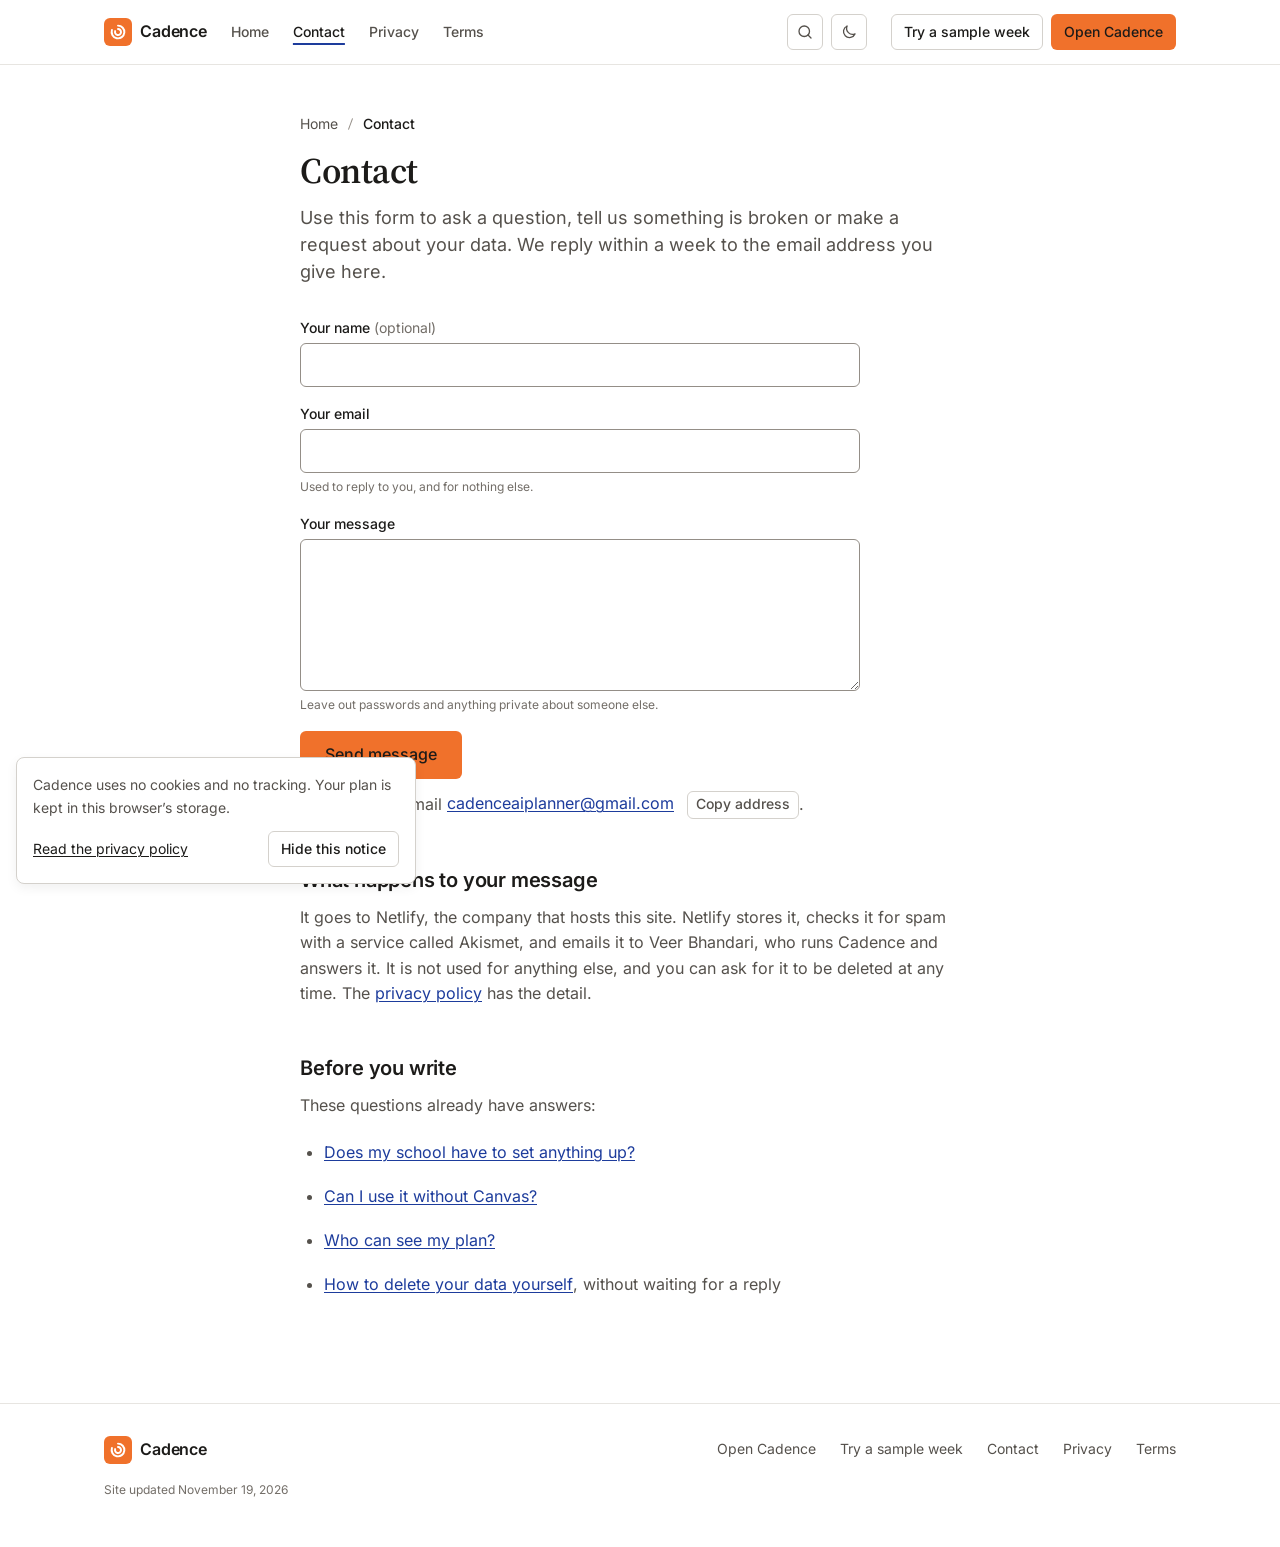
<file: contact.html>
<!doctype html>
<html lang="en" data-theme-default="light">
<head>
<meta charset="utf-8">
<meta name="viewport" content="width=device-width, initial-scale=1">
<title>Contact · Cadence</title>
<meta name="description" content="Ask a question about Cadence, report something broken or make a request about your data, using one short form that a person reads.">
<!-- stamp:head -->
<link rel="canonical" href="https://cadenceaiplanning.netlify.app/contact">
<meta property="og:site_name" content="Cadence">
<meta property="og:type" content="website">
<meta property="og:title" content="Contact · Cadence">
<meta property="og:description" content="Ask a question about Cadence, report something broken or make a request about your data, using one short form that a person reads.">
<meta property="og:url" content="https://cadenceaiplanning.netlify.app/contact">
<meta property="og:image" content="https://cadenceaiplanning.netlify.app/icons/social.png">
<meta property="og:image:width" content="1200">
<meta property="og:image:height" content="630">
<meta property="og:image:alt" content="Cadence. Homework has Canvas. Your activities have Cadence. Practice, clubs, a job and essays, planned alongside your homework, beside a week with school, events, activities and planned work.">
<meta name="twitter:card" content="summary_large_image">
<script type="application/ld+json">{"@context":"https://schema.org","@type":"BreadcrumbList","itemListElement":[{"@type":"ListItem","position":1,"name":"Home","item":"https://cadenceaiplanning.netlify.app/"},{"@type":"ListItem","position":2,"name":"Contact","item":"https://cadenceaiplanning.netlify.app/contact"}]}</script>
<!-- /stamp:head -->
<link rel="icon" href="/favicon.ico" sizes="any">
<link rel="icon" type="image/png" sizes="32x32" href="/icons/icon32.png">
<link rel="icon" type="image/png" sizes="16x16" href="/icons/icon16.png">
<link rel="apple-touch-icon" sizes="180x180" href="/icons/apple-touch-icon.png">
<meta name="theme-color" content="#ffffff">
<script src="/src/panel/theme.js"></script>
<link rel="stylesheet" href="/site.css">
</head>
<body>
<a class="skip" href="#main">Skip to the page</a>
<header class="nav"><div class="wrap">
  <a class="brand" href="/" translate="no"><span class="mark"><svg viewBox="0 0 24 24" width="18" height="18" fill="none" stroke="currentColor" stroke-width="2.6" stroke-linecap="round" aria-hidden="true"><path d="M12 3.5a8.5 8.5 0 1 1-8.1 5.9"/><path d="M12 8a4 4 0 1 1-3.8 2.8"/></svg></span>Cadence</a>
  <nav class="links" aria-label="Site">
    <a href="/">Home</a>
    <a href="/contact.html" aria-current="page">Contact</a>
    <a href="/privacy.html">Privacy</a>
    <a href="/terms.html">Terms</a>
  </nav>
  <span class="spacer"></span>
  <div class="tools">
    <button type="button" class="tool icon" data-search hidden aria-label="Search this site" aria-keyshortcuts="/" data-tip="Search this site (press /)"><svg viewBox="0 0 24 24" width="18" height="18" fill="none" stroke="currentColor" stroke-width="1.75" stroke-linecap="round" aria-hidden="true"><circle cx="11" cy="11" r="7"/><path d="M20 20l-4-4"/></svg></button>
    <button type="button" class="tool icon" data-theme-toggle hidden aria-label="Switch to dark theme" data-tip="Switch to dark theme"></button>
  </div>
  <div class="actions">
    <a class="btn plain small" href="/demo.html">Try a sample week</a>
    <a class="btn primary small" href="/app.html">Open Cadence</a>
  </div>
  <details class="menu">
    <summary>Menu</summary>
    <nav aria-label="Site">
      <a href="/">Home</a>
      <a href="/contact.html" aria-current="page">Contact</a>
      <a href="/privacy.html">Privacy</a>
      <a href="/terms.html">Terms</a>
      <a class="demo-link" href="/demo.html">Try a sample week</a>
      <a class="open-link" href="/app.html">Open Cadence</a>
    </nav>
  </details>
</div></header>
<main class="doc" id="main" tabindex="-1">
  <nav class="crumbs" aria-label="Breadcrumb"><ol>
    <li><a href="/">Home</a></li>
    <li><span aria-current="page">Contact</span></li>
  </ol></nav>
  <h1>Contact</h1>
  <p class="intro">Use this form to ask a question, tell us something is broken or make a request about your data. <span data-needs="reply">We reply within <span data-site="reply">a week</span> to the email address you give here.</span><!--off <span data-needs="no-reply"><mark class="pending">Reply time to be added before launch</mark></span> off--></p>

  <p class="intro" data-form-elsewhere hidden>This form only works on the Cadence website, so it can&rsquo;t send from the copy of this page inside the Chrome extension.</p>
  <form class="enquiry" name="contact" method="POST" action="/thanks" data-netlify="true" data-netlify-honeypot="bot-field" data-enquiry>
    <input type="hidden" name="form-name" value="contact">
    <p hidden><label>Leave this box empty <input name="bot-field" autocomplete="off" tabindex="-1"></label></p>
    <div class="field">
      <label for="c-name">Your name <i>(optional)</i></label>
      <input type="text" id="c-name" name="name" autocomplete="name" maxlength="80">
    </div>
    <div class="field">
      <label for="c-email">Your email</label>
      <input type="email" id="c-email" name="email" autocomplete="email" spellcheck="false" maxlength="120" required aria-describedby="c-email-hint" data-error="Enter an email like you@school.org, so there is somewhere to reply.">
      <p class="hint" id="c-email-hint">Used to reply to you, and for nothing else.</p>
    </div>
    <div class="field">
      <label for="c-message">Your message</label>
      <textarea id="c-message" name="message" rows="6" maxlength="4000" required aria-describedby="c-message-hint" data-error="Write your message first."></textarea>
      <p class="hint" id="c-message-hint">Leave out passwords and anything private about someone else.</p>
    </div>
    <p class="form-error" data-form-error role="alert" hidden>Your message didn&rsquo;t send, but it&rsquo;s still in the box, so nothing is lost. Try again in a moment<span data-needs="contact">, or email it to <span data-site="contact"><a href="mailto:cadenceaiplanner@gmail.com">cadenceaiplanner@gmail.com</a></span></span>.</p>
    <button class="btn primary large" type="submit">Send message</button>
  </form>
  <p data-needs="contact">You can also email <span data-site="contact"><a href="mailto:cadenceaiplanner@gmail.com">cadenceaiplanner@gmail.com</a></span>.</p>

  <h2 id="what-happens-to-your-message">What happens to your message</h2>
  <p>It goes to Netlify, the company that hosts this site. Netlify stores it, checks it for spam with a service called Akismet, and emails it to <span data-site="operator">Veer Bhandari</span>, who runs Cadence and answers it. It is not used for anything else, and you can ask for it to be deleted at any time. The <a href="/privacy.html#if-you-write-to-us">privacy policy</a> has the detail.</p>

  <h2 id="before-you-write">Before you write</h2>
  <p>These questions already have answers:</p>
  <ul class="ways">
    <li><a href="/#does-my-school-have-to-set-anything-up">Does my school have to set anything up?</a></li>
    <li><a href="/#can-i-use-it-without-canvas">Can I use it without Canvas?</a></li>
    <li><a href="/#who-can-see-my-plan">Who can see my plan?</a></li>
    <li><a href="/privacy.html#deleting-your-data">How to delete your data yourself</a>, without waiting for a reply</li>
  </ul>
</main>
<footer><div class="wrap">
  <a class="brand" href="/" translate="no"><span class="mark"><svg viewBox="0 0 24 24" width="18" height="18" fill="none" stroke="currentColor" stroke-width="2.6" stroke-linecap="round" aria-hidden="true"><path d="M12 3.5a8.5 8.5 0 1 1-8.1 5.9"/><path d="M12 8a4 4 0 1 1-3.8 2.8"/></svg></span>Cadence</a>
  <span class="spacer"></span>
  <nav class="foot-links" aria-label="Footer">
    <a href="/app.html">Open Cadence</a>
    <a href="/demo.html">Try a sample week</a>
    <a href="/contact.html">Contact</a>
    <a href="/privacy.html">Privacy</a>
    <a href="/terms.html">Terms</a>
  </nav>
  <span class="updated-on">Site updated <span data-site="updated"><time datetime="2026-11-19">November 19, 2026</time></span></span>
</div></footer>
<aside class="notice" data-notice aria-label="How Cadence stores things" hidden>
  <p data-needs="no-visits">Cadence uses no cookies and no tracking. Your plan is kept in this browser&rsquo;s storage.</p>
  <!--off <p data-needs="visits">Cadence uses no cookies. Your plan is kept in this browser&rsquo;s storage. Visits from shared links are counted by the link&rsquo;s label, never by person.</p> off-->
  <div class="notice-actions">
    <a href="/privacy.html">Read the privacy policy</a>
    <button type="button" class="btn plain small" data-dismiss>Hide this notice</button>
  </div>
</aside>

<script type="module" src="/site.js"></script>
</body>
</html>
</file>
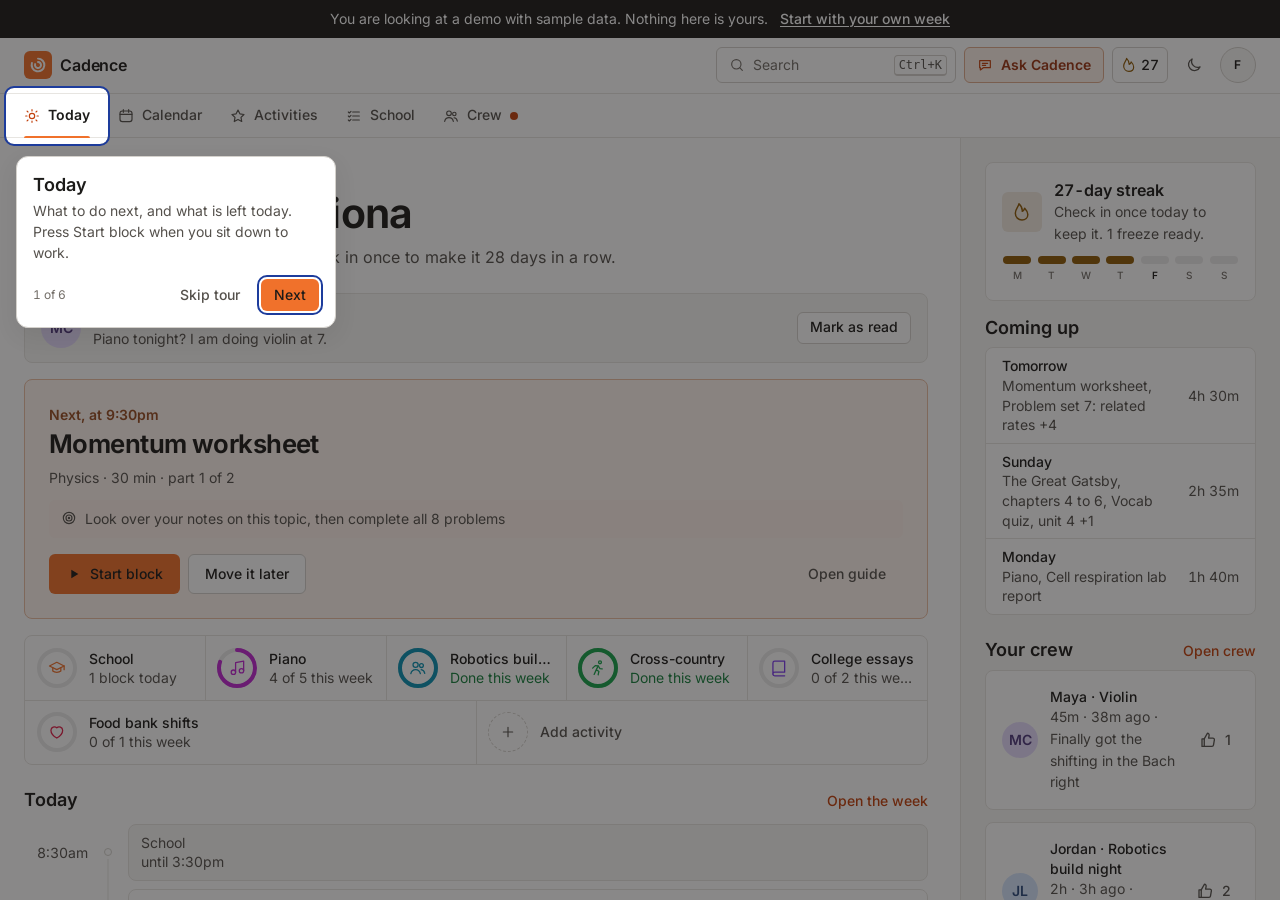
<file: demo.html>
<!doctype html>
<html lang="en" data-theme-default="light">
<head>
  <meta charset="utf-8">
  <meta name="viewport" content="width=device-width, initial-scale=1, viewport-fit=cover">
  <title>Cadence demo</title>
  <meta name="description" content="A sample week in Cadence, the planner that schedules homework. Click around: nothing here is saved to an account or sent anywhere.">
  <!-- stamp:head -->
  <link rel="canonical" href="https://cadenceaiplanning.netlify.app/demo">
  <meta name="robots" content="noindex">
  <meta property="og:site_name" content="Cadence">
  <meta property="og:type" content="website">
  <meta property="og:title" content="Cadence demo">
  <meta property="og:description" content="A sample week in Cadence, the planner that schedules homework. Click around: nothing here is saved to an account or sent anywhere.">
  <meta property="og:url" content="https://cadenceaiplanning.netlify.app/demo">
  <meta property="og:image" content="https://cadenceaiplanning.netlify.app/icons/social.png">
  <meta property="og:image:width" content="1200">
  <meta property="og:image:height" content="630">
  <meta property="og:image:alt" content="Cadence. Homework has Canvas. Your activities have Cadence. Practice, clubs, a job and essays, planned alongside your homework, beside a week with school, events, activities and planned work.">
  <meta name="twitter:card" content="summary_large_image">
  <!-- /stamp:head -->
  <meta name="theme-color" content="#ffffff">
  <link rel="icon" href="/favicon.ico" sizes="any">
  <link rel="icon" type="image/png" sizes="32x32" href="/icons/icon32.png">
  <link rel="icon" type="image/png" sizes="16x16" href="/icons/icon16.png">
  <link rel="apple-touch-icon" sizes="180x180" href="/icons/apple-touch-icon.png">
  <script src="/src/panel/theme.js"></script>
  <link rel="stylesheet" href="/src/panel/panel.css">
  <link rel="stylesheet" href="/src/panel/web.css">
  <link rel="stylesheet" href="/src/panel/tour.css">
</head>
<body class="web" data-demo="1">
  <div id="root"><div class="boot" role="status" aria-label="Loading Cadence"><span class="boot-mark"></span></div></div>
  <noscript>
    <div class="no-script">
      <h1>Cadence needs JavaScript to run.</h1>
      <p>The planner is an app: it draws your week from what is stored in this browser, so there is nothing to show with scripts turned off. Turn JavaScript on for this site and reload.</p>
      <p class="ways"><a href="/">What Cadence is and how it plans</a><a href="/privacy.html">Privacy</a><a href="/contact.html">Contact</a></p>
    </div>
  </noscript>
  <script type="module" src="/src/panel/app.js"></script>
</body>
</html>
</file>
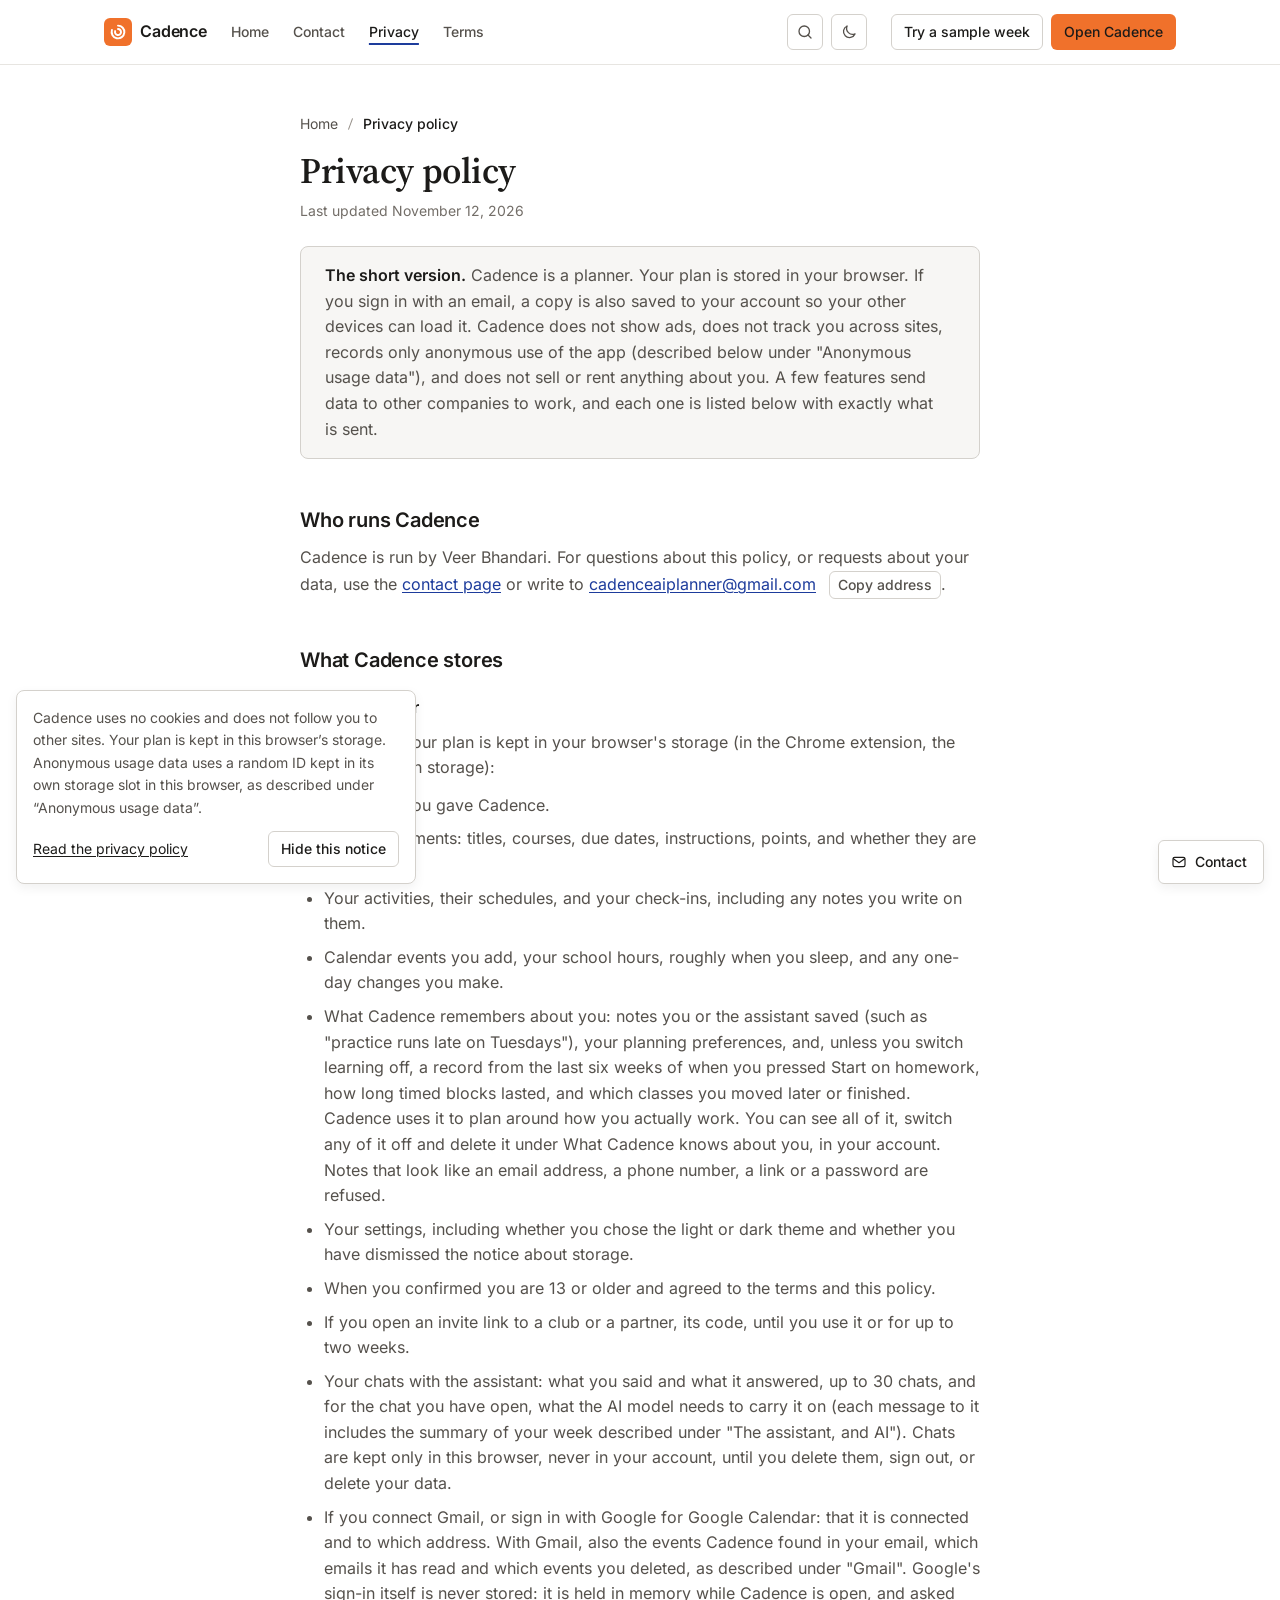
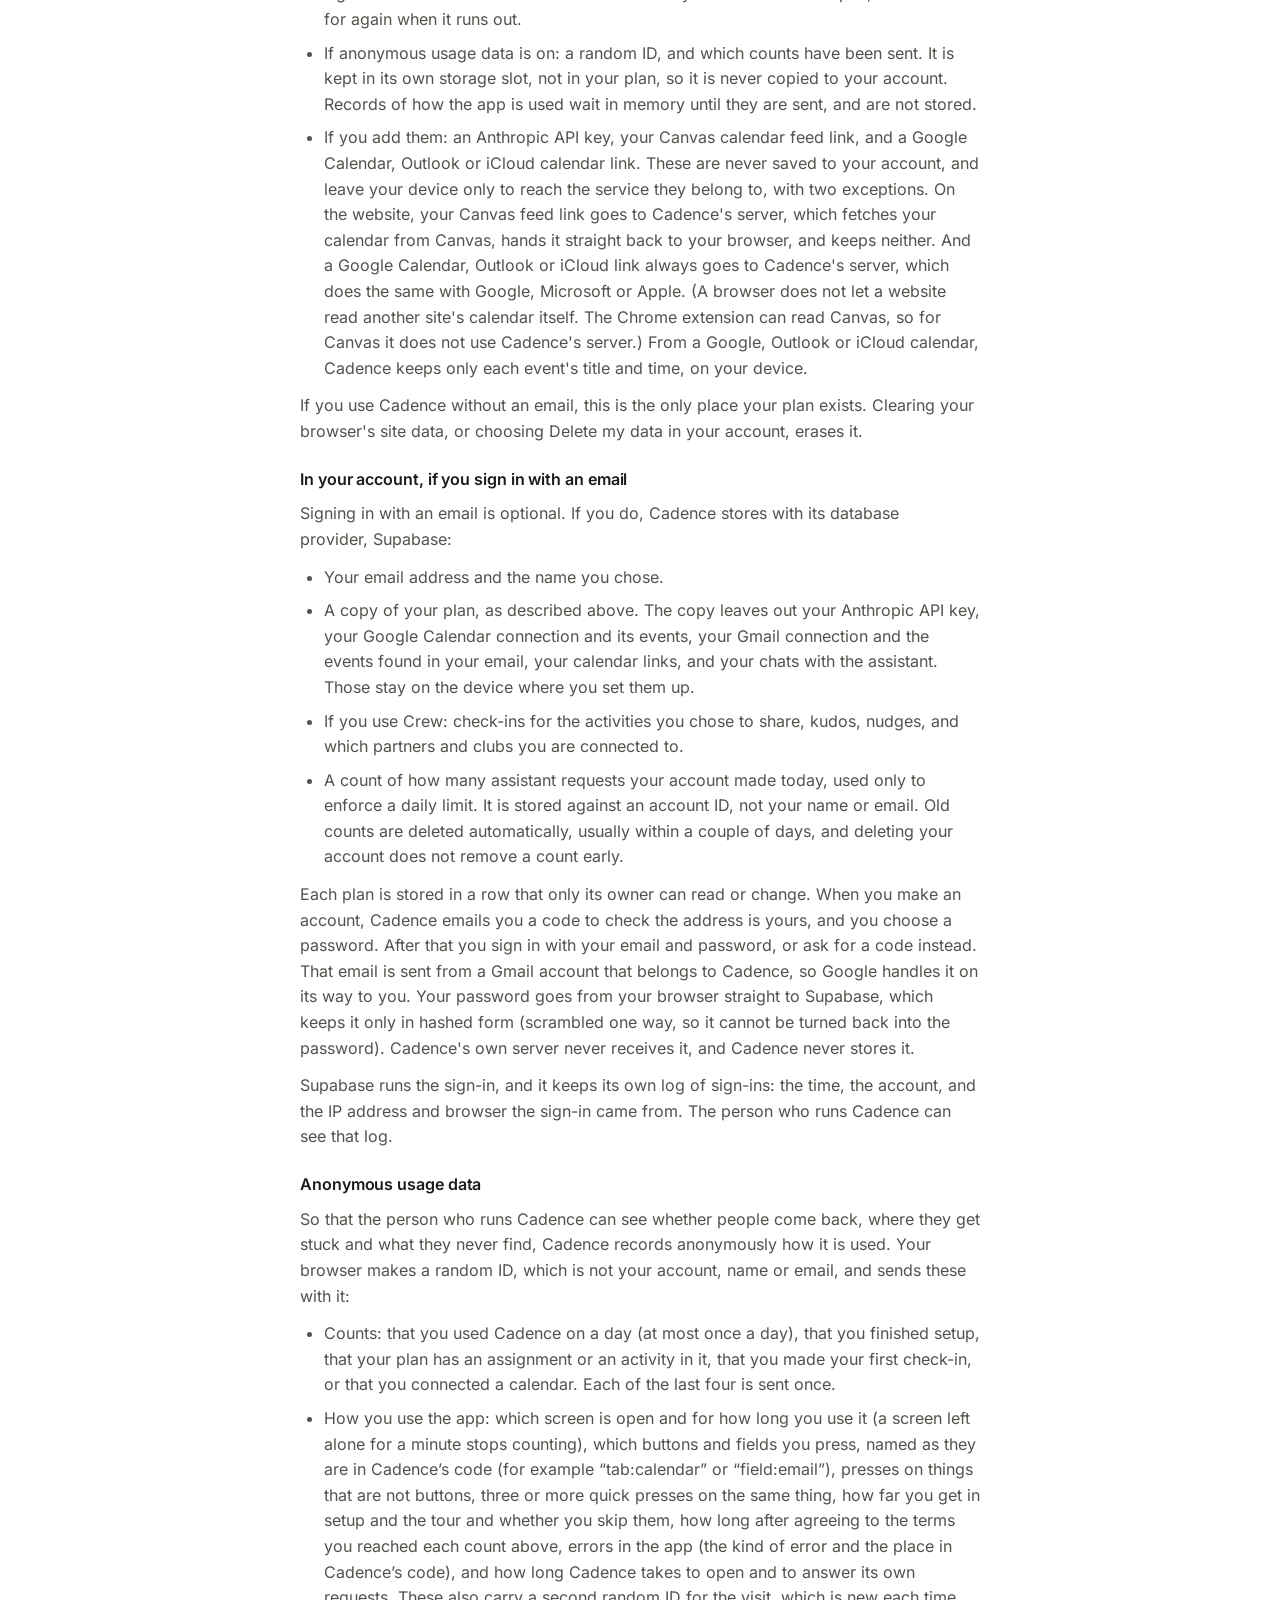
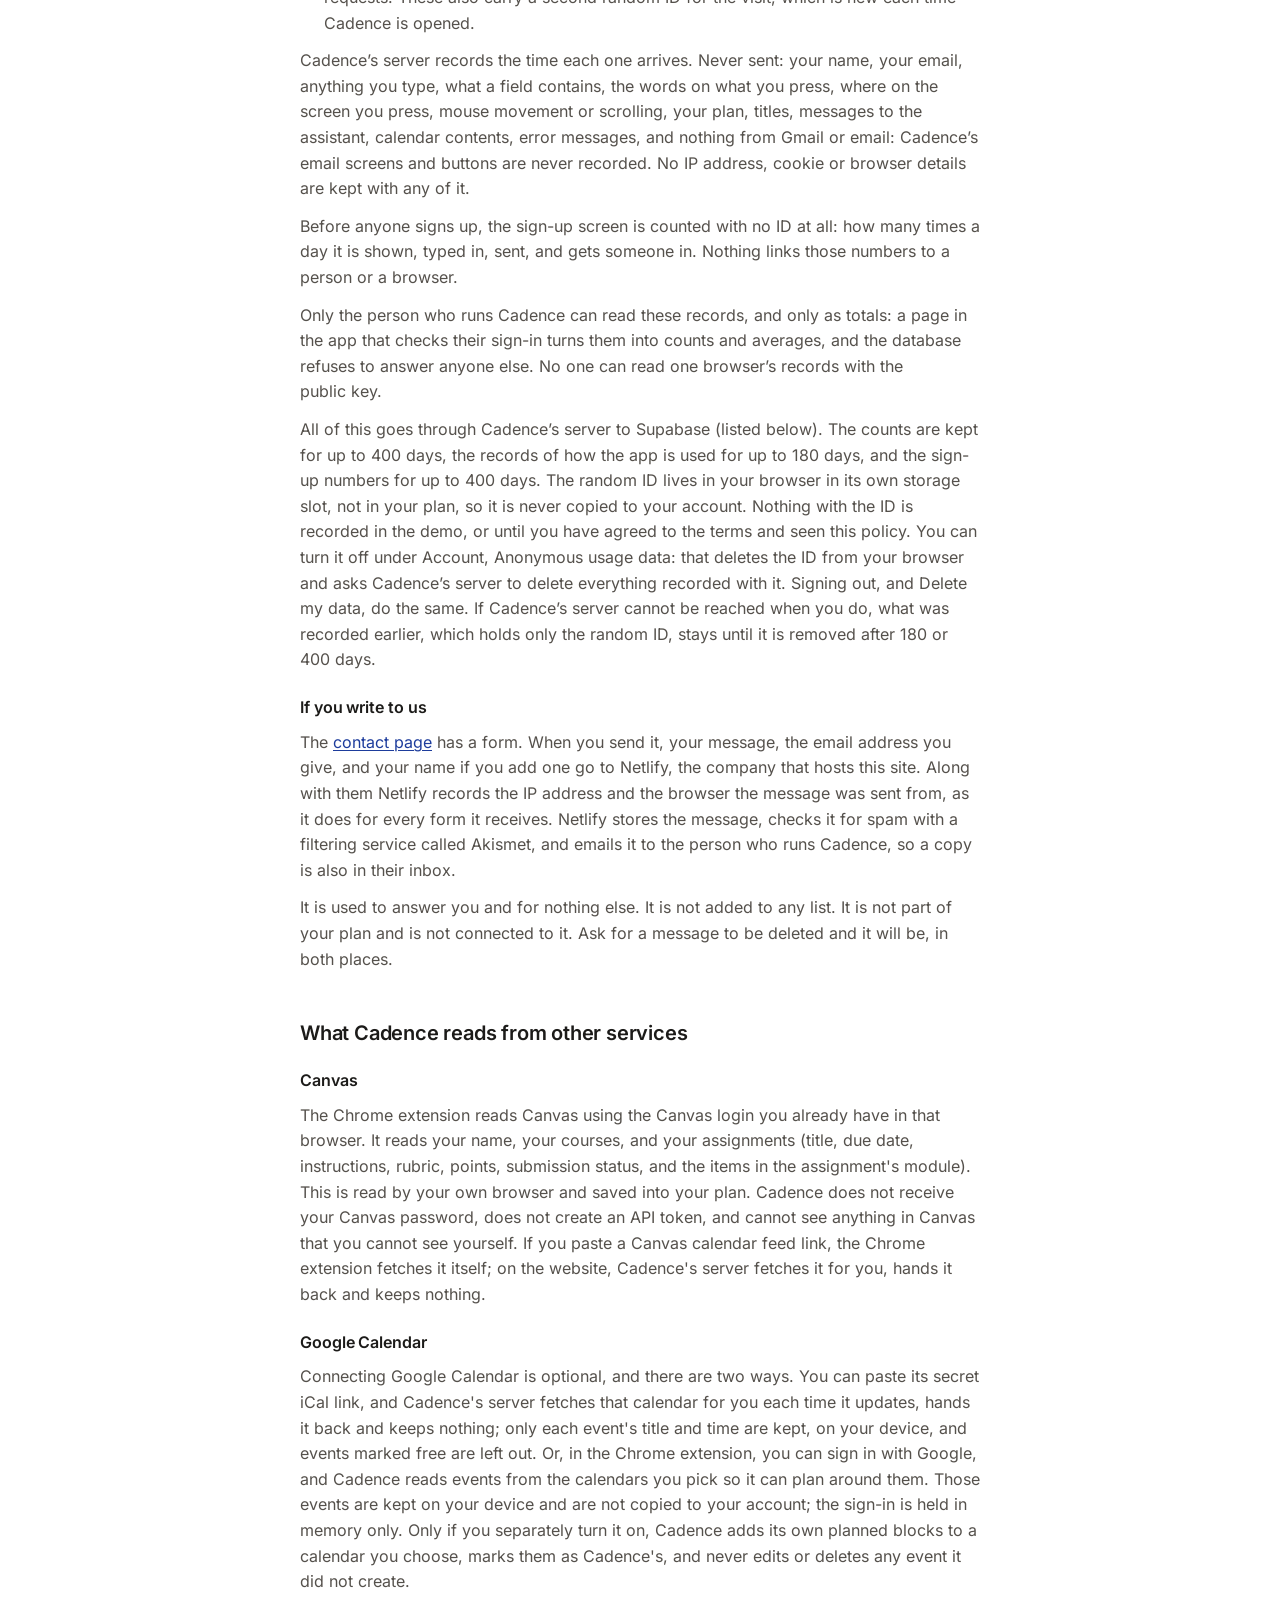
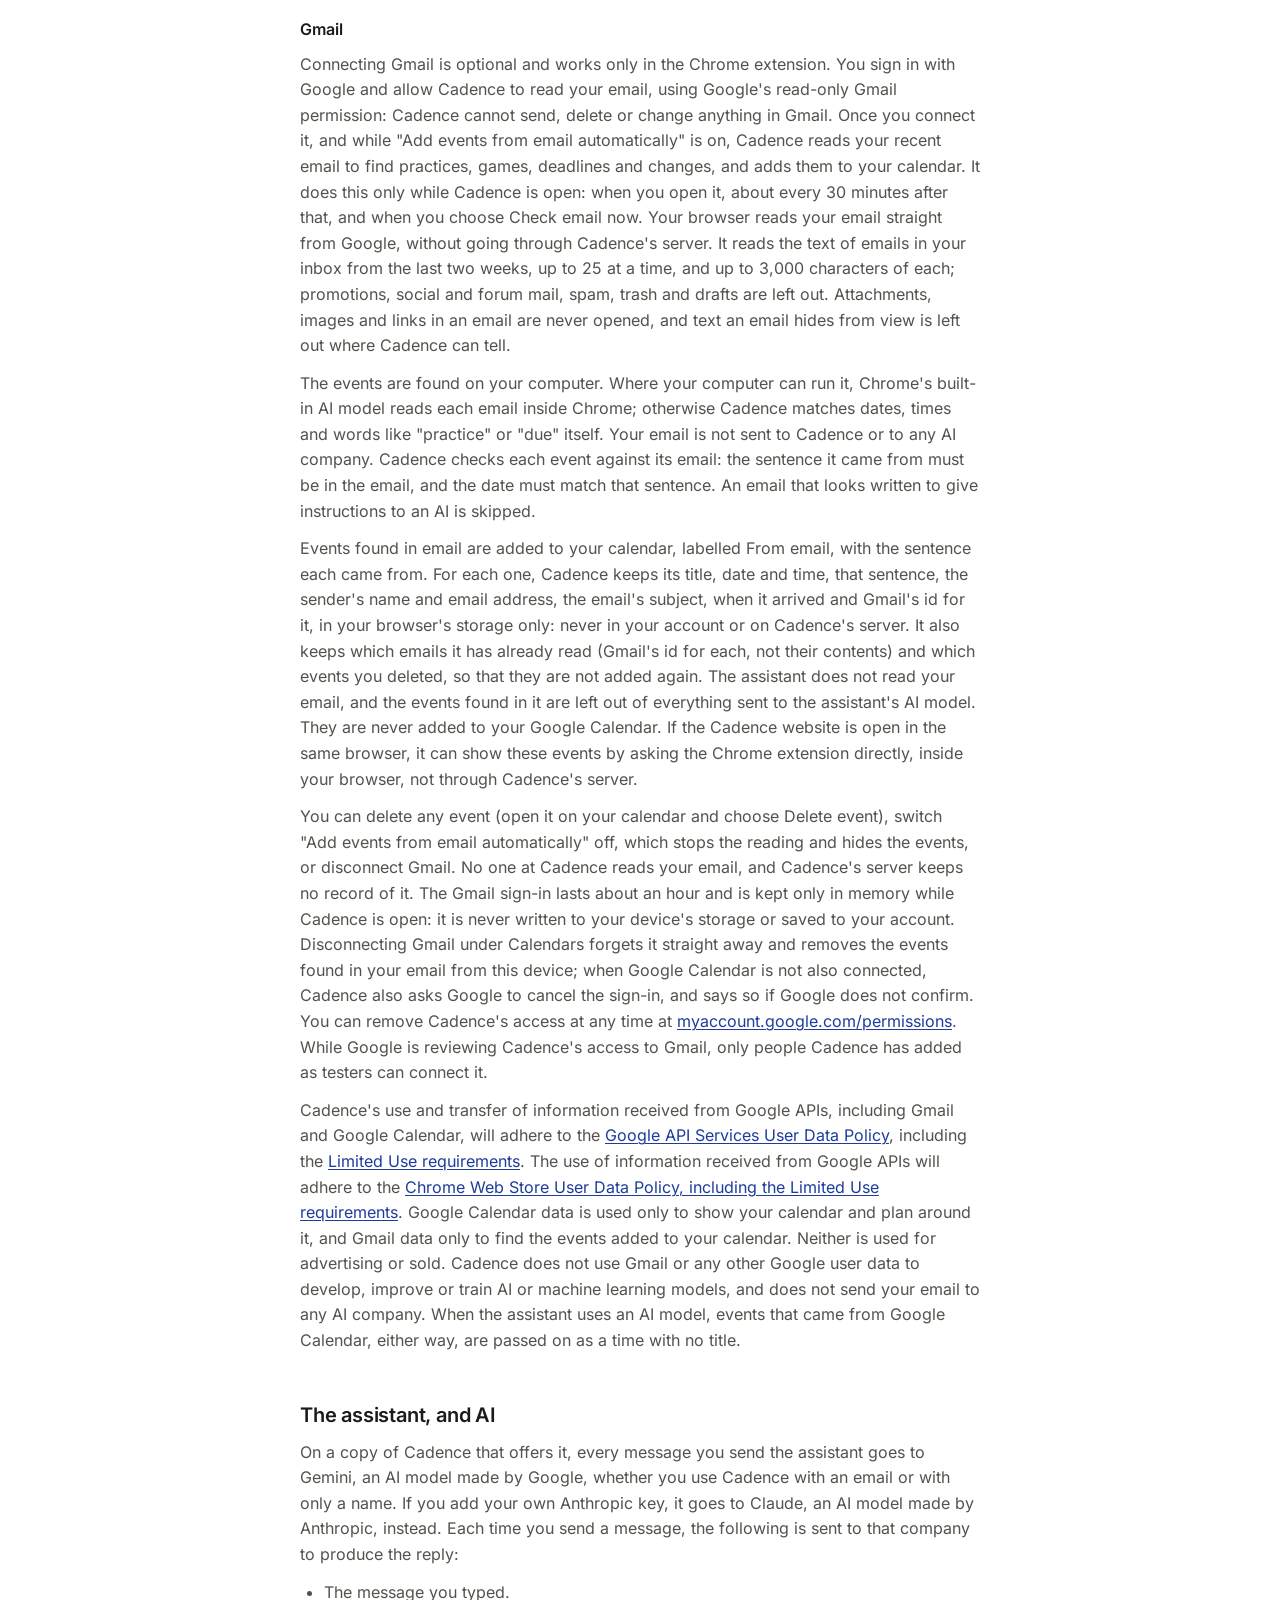
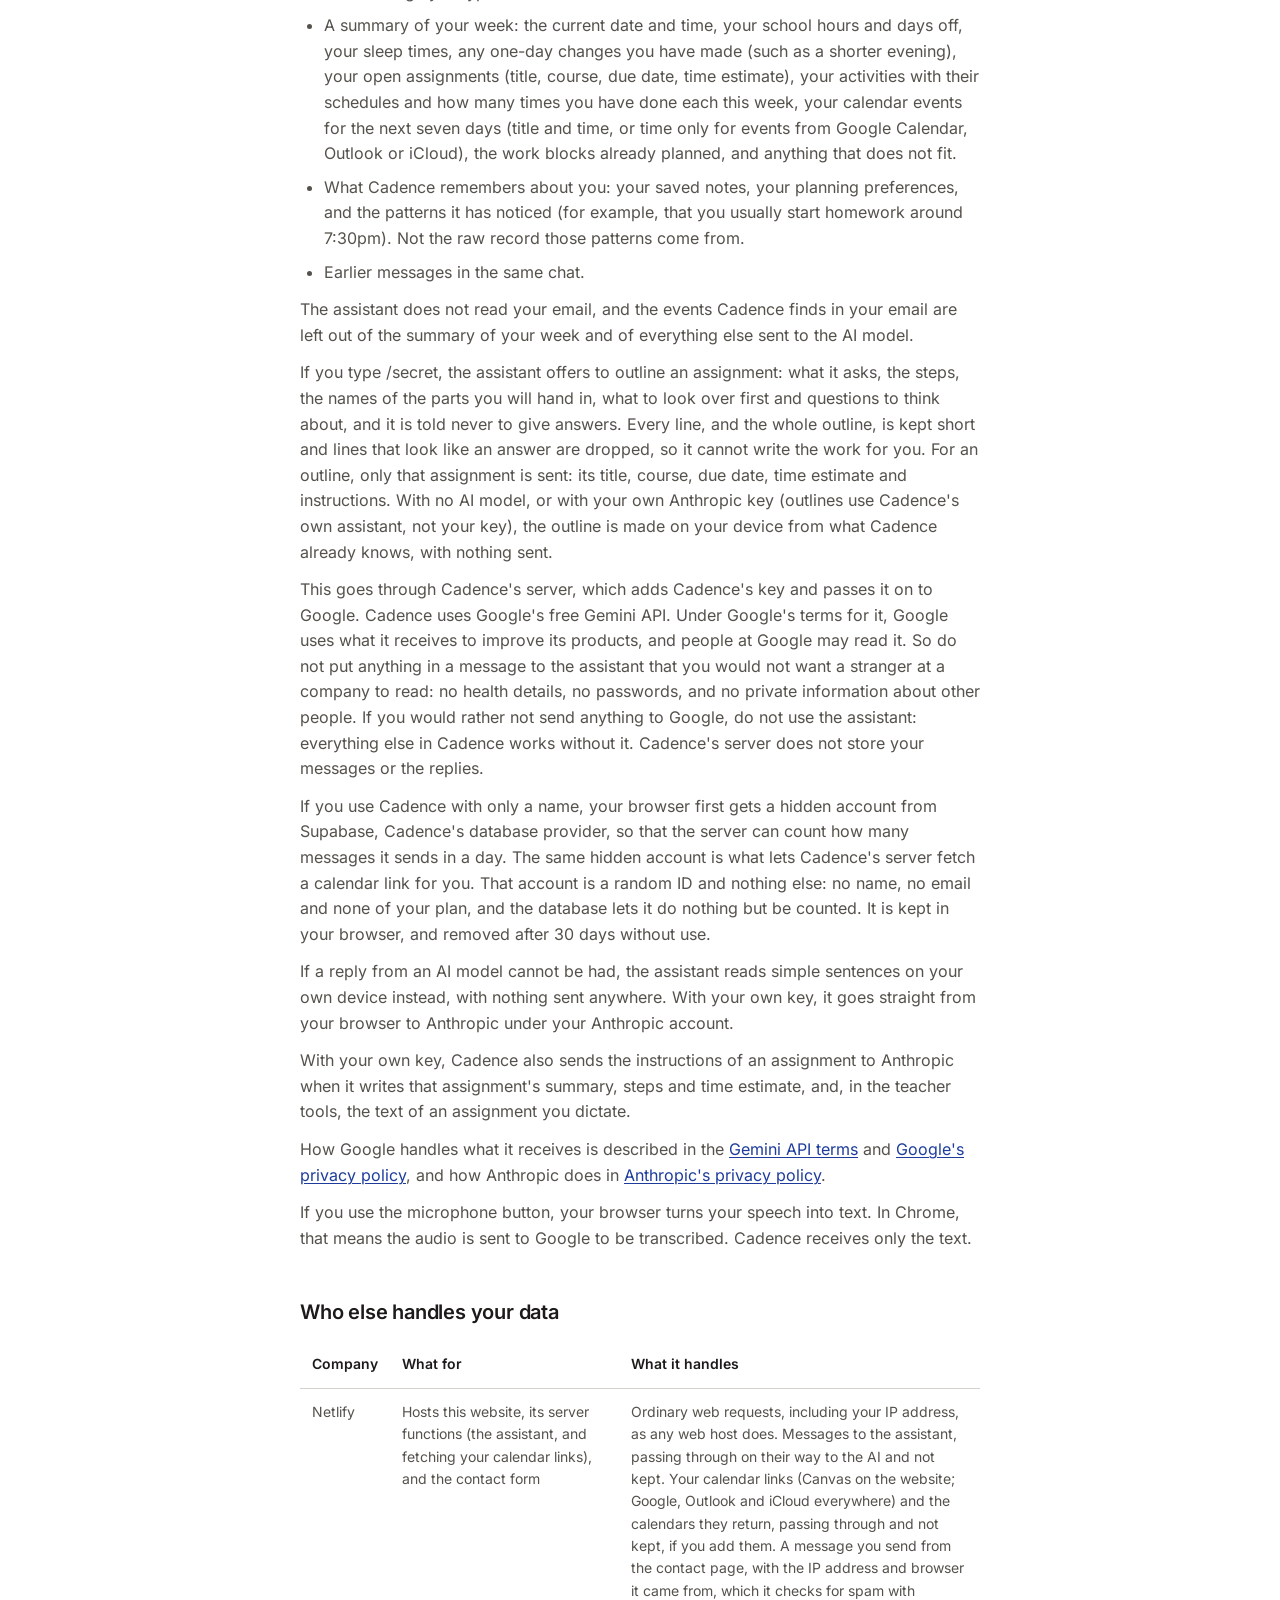
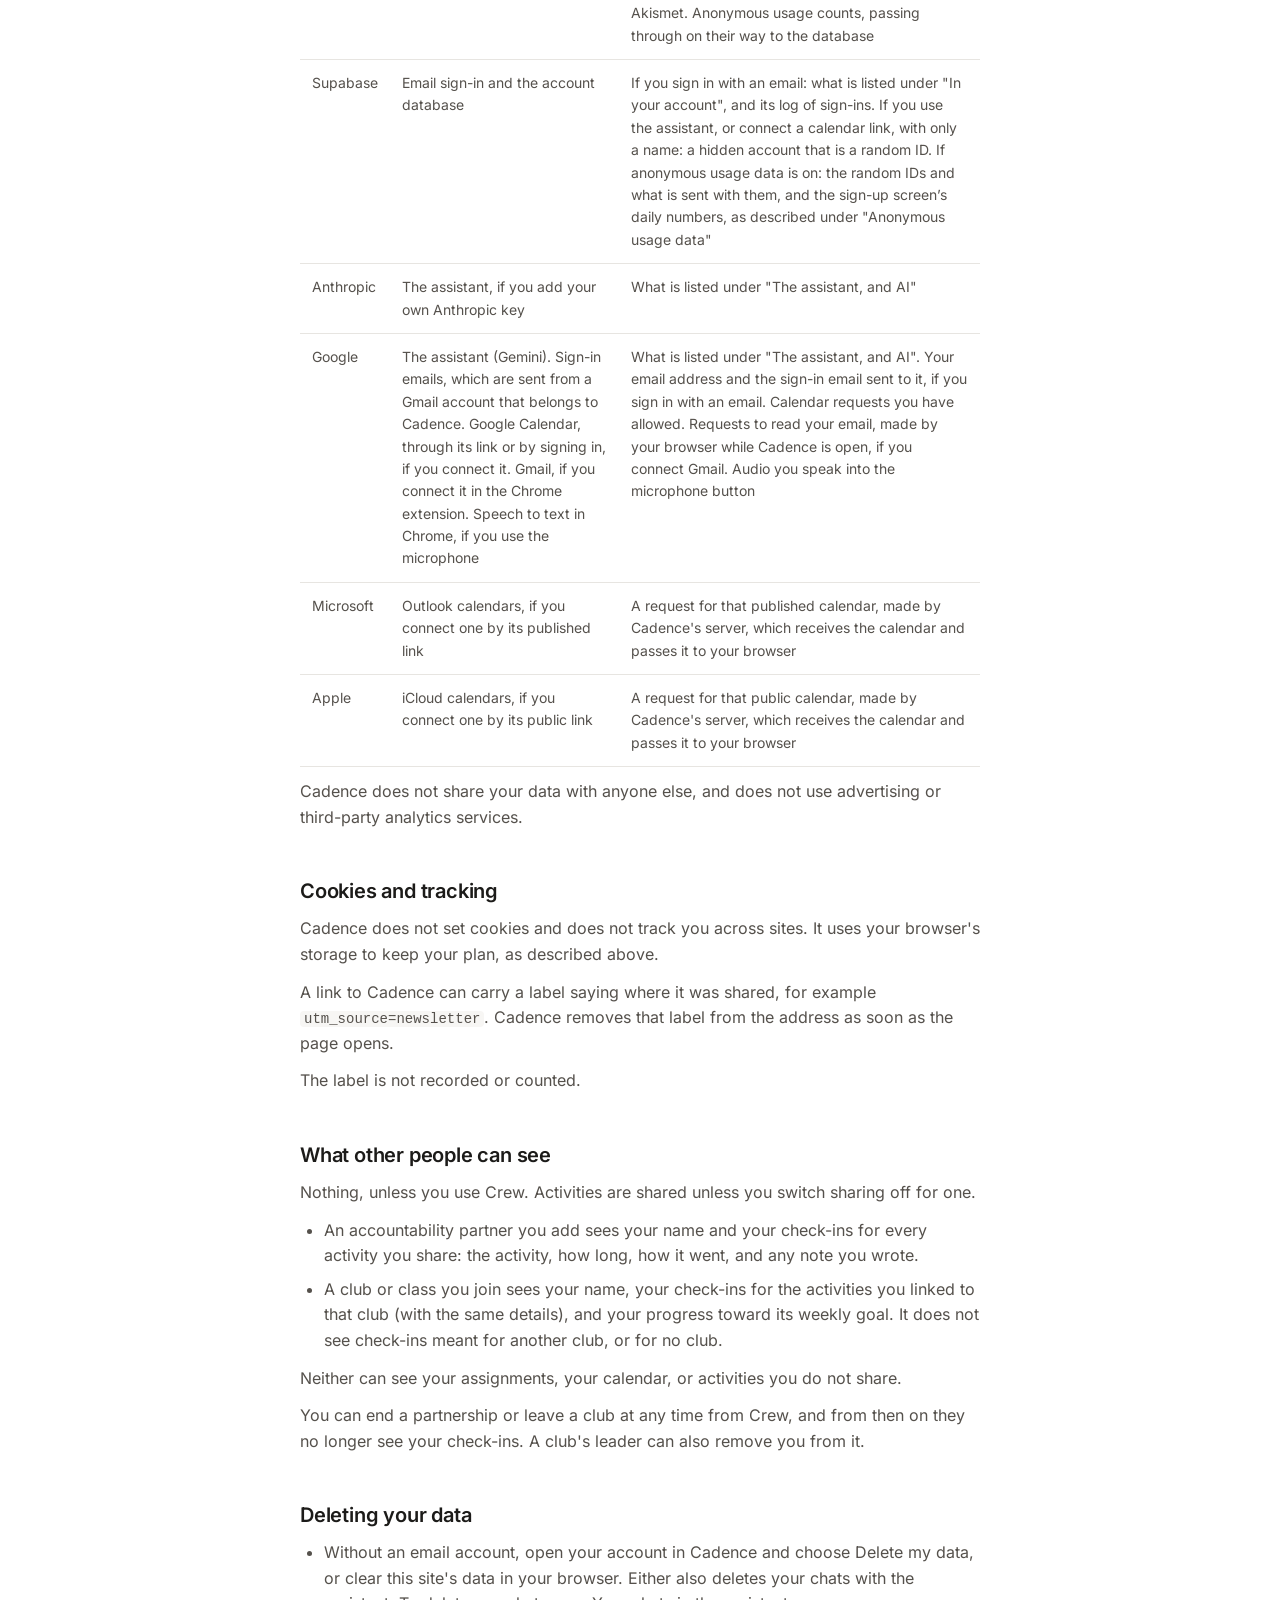
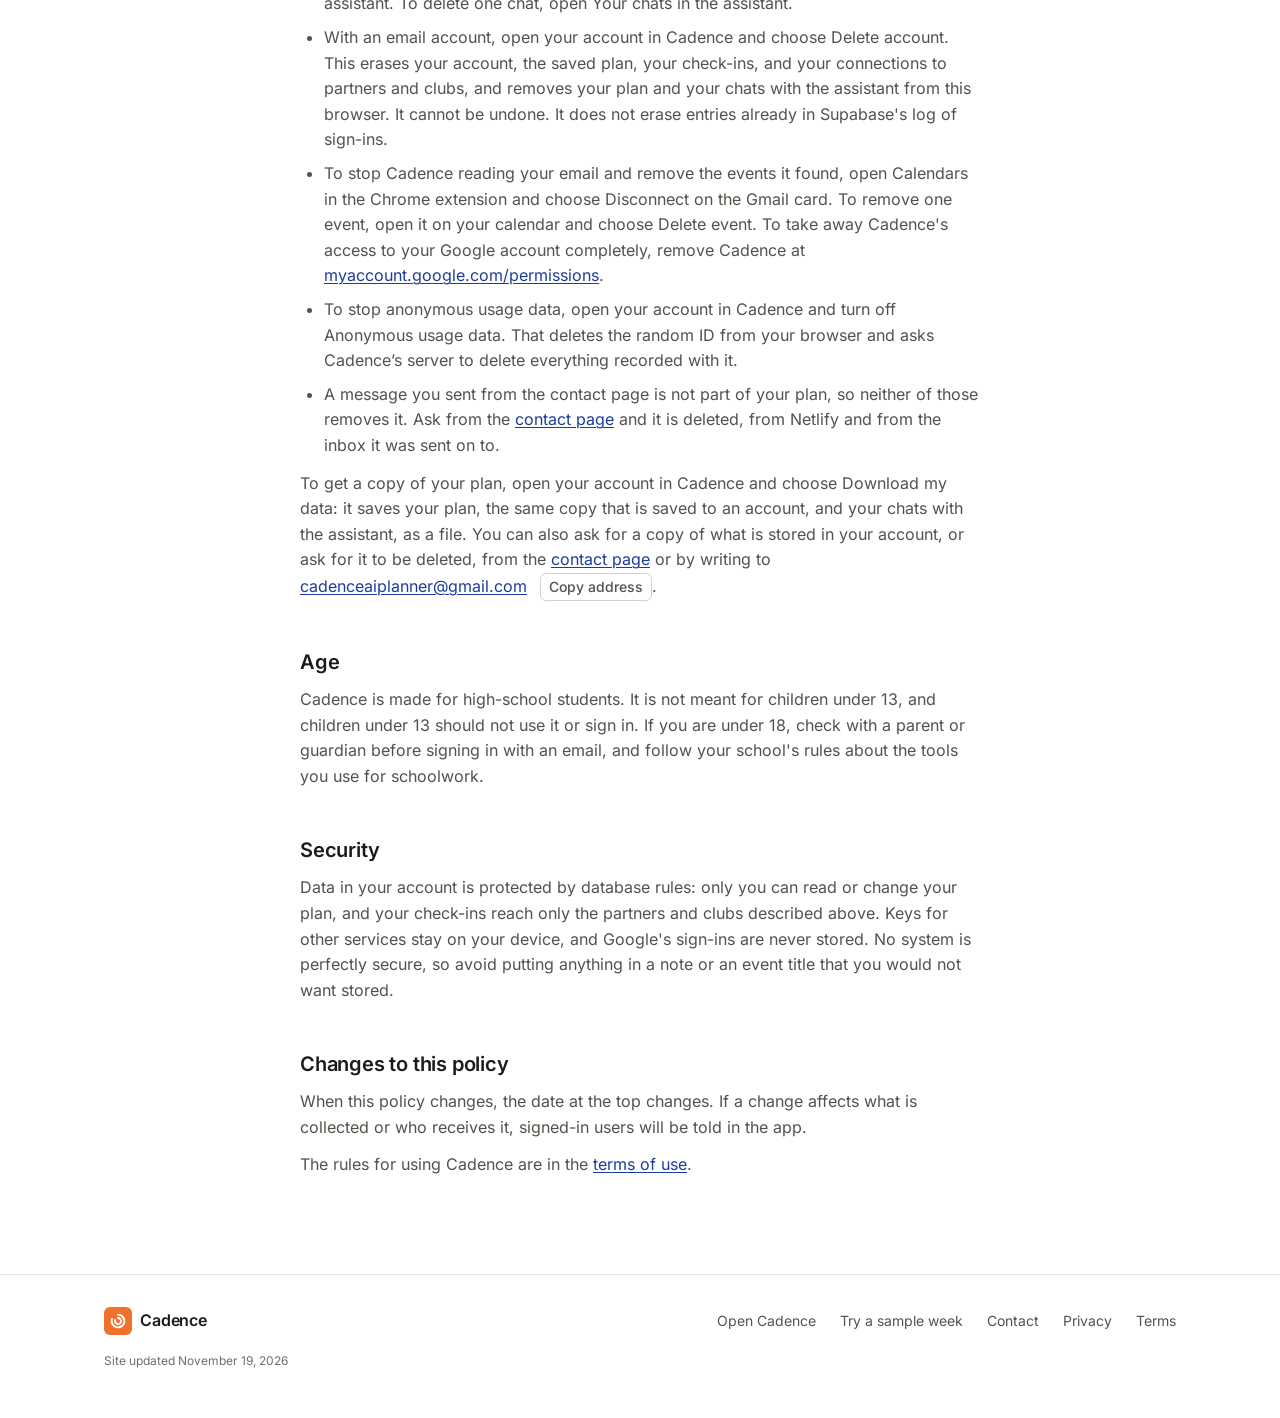
<file: privacy.html>
<!doctype html>
<html lang="en" data-theme-default="light">
<head>
<meta charset="utf-8">
<meta name="viewport" content="width=device-width, initial-scale=1">
<title>Privacy policy · Cadence</title>
<meta name="description" content="What Cadence stores, where it is kept, what is sent to other companies and why, and how to delete all of it. Written to be read.">
<!-- stamp:head -->
<link rel="canonical" href="https://cadenceaiplanning.netlify.app/privacy">
<meta property="og:site_name" content="Cadence">
<meta property="og:type" content="website">
<meta property="og:title" content="Privacy policy · Cadence">
<meta property="og:description" content="What Cadence stores, where it is kept, what is sent to other companies and why, and how to delete all of it. Written to be read.">
<meta property="og:url" content="https://cadenceaiplanning.netlify.app/privacy">
<meta property="og:image" content="https://cadenceaiplanning.netlify.app/icons/social.png">
<meta property="og:image:width" content="1200">
<meta property="og:image:height" content="630">
<meta property="og:image:alt" content="Cadence. Homework has Canvas. Your activities have Cadence. Practice, clubs, a job and essays, planned alongside your homework, beside a week with school, events, activities and planned work.">
<meta name="twitter:card" content="summary_large_image">
<script type="application/ld+json">{"@context":"https://schema.org","@type":"BreadcrumbList","itemListElement":[{"@type":"ListItem","position":1,"name":"Home","item":"https://cadenceaiplanning.netlify.app/"},{"@type":"ListItem","position":2,"name":"Privacy policy","item":"https://cadenceaiplanning.netlify.app/privacy"}]}</script>
<!-- /stamp:head -->
<link rel="icon" href="/favicon.ico" sizes="any">
<link rel="icon" type="image/png" sizes="32x32" href="/icons/icon32.png">
<link rel="icon" type="image/png" sizes="16x16" href="/icons/icon16.png">
<link rel="apple-touch-icon" sizes="180x180" href="/icons/apple-touch-icon.png">
<meta name="theme-color" content="#ffffff">
<script src="/src/panel/theme.js"></script>
<link rel="stylesheet" href="/site.css">
</head>
<body>
<a class="skip" href="#main">Skip to the page</a>
<header class="nav"><div class="wrap">
  <a class="brand" href="/" translate="no"><span class="mark"><svg viewBox="0 0 24 24" width="18" height="18" fill="none" stroke="currentColor" stroke-width="2.6" stroke-linecap="round" aria-hidden="true"><path d="M12 3.5a8.5 8.5 0 1 1-8.1 5.9"/><path d="M12 8a4 4 0 1 1-3.8 2.8"/></svg></span>Cadence</a>
  <nav class="links" aria-label="Site">
    <a href="/">Home</a>
    <a href="/contact.html">Contact</a>
    <a href="/privacy.html" aria-current="page">Privacy</a>
    <a href="/terms.html">Terms</a>
  </nav>
  <span class="spacer"></span>
  <div class="tools">
    <button type="button" class="tool icon" data-search hidden aria-label="Search this site" aria-keyshortcuts="/" data-tip="Search this site (press /)"><svg viewBox="0 0 24 24" width="18" height="18" fill="none" stroke="currentColor" stroke-width="1.75" stroke-linecap="round" aria-hidden="true"><circle cx="11" cy="11" r="7"/><path d="M20 20l-4-4"/></svg></button>
    <button type="button" class="tool icon" data-theme-toggle hidden aria-label="Switch to dark theme" data-tip="Switch to dark theme"></button>
  </div>
  <div class="actions">
    <a class="btn plain small" href="/demo.html">Try a sample week</a>
    <a class="btn primary small" href="/app.html">Open Cadence</a>
  </div>
  <details class="menu">
    <summary>Menu</summary>
    <nav aria-label="Site">
      <a href="/">Home</a>
      <a href="/contact.html">Contact</a>
      <a href="/privacy.html" aria-current="page">Privacy</a>
      <a href="/terms.html">Terms</a>
      <a class="demo-link" href="/demo.html">Try a sample week</a>
      <a class="open-link" href="/app.html">Open Cadence</a>
    </nav>
  </details>
</div></header>
<main class="doc" id="main" tabindex="-1">
  <nav class="crumbs" aria-label="Breadcrumb"><ol>
    <li><a href="/">Home</a></li>
    <li><span aria-current="page">Privacy policy</span></li>
  </ol></nav>
  <h1>Privacy policy</h1>
  <p class="updated">Last updated <time datetime="2026-11-12">November 12, 2026</time></p>

  <div class="summary">
    <p><b>The short version.</b> Cadence is a planner. Your plan is stored in your browser. If you sign in with an email, a copy is also saved to your account so your other devices can load it. Cadence does not show ads, <!--off <span data-needs="no-counts">does not use analytics or tracking,</span> off--><!--off <span data-needs="visits-only">does not track you or build a profile of you,</span> off--><span data-needs="usage">does not track you across sites, records only anonymous use of the app (described below under "Anonymous usage data"),</span> and does not sell or rent anything about you. A few features send data to other companies to work, and each one is listed below with exactly what is sent.</p>
  </div>

  <h2 id="who-runs-cadence">Who runs Cadence</h2>
  <p>Cadence is run by <span data-site="operator">Veer Bhandari</span>. For questions about this policy, or requests about your data, use the <a href="/contact.html">contact page</a><span data-needs="contact"> or write to <span data-site="contact"><a href="mailto:cadenceaiplanner@gmail.com">cadenceaiplanner@gmail.com</a></span></span>.</p>

  <h2 id="what-cadence-stores">What Cadence stores</h2>
  <h3 id="in-your-browser">In your browser</h3>
  <p>Everything in your plan is kept in your browser's storage (in the Chrome extension, the extension's own storage):</p>
  <ul>
    <li>The name you gave Cadence.</li>
    <li>Your assignments: titles, courses, due dates, instructions, points, and whether they are done.</li>
    <li>Your activities, their schedules, and your check-ins, including any notes you write on them.</li>
    <li>Calendar events you add, your school hours, roughly when you sleep, and any one-day changes you make.</li>
    <li>What Cadence remembers about you: notes you or the assistant saved (such as "practice runs late on Tuesdays"), your planning preferences, and, unless you switch learning off, a record from the last six weeks of when you pressed Start on homework, how long timed blocks lasted, and which classes you moved later or finished. Cadence uses it to plan around how you actually work. You can see all of it, switch any of it off and delete it under What Cadence knows about you, in your account. Notes that look like an email address, a phone number, a link or a password are refused.</li>
    <li>Your settings, including whether you chose the light or dark theme and whether you have dismissed the notice about storage.</li>
    <li>When you confirmed you are 13 or older and agreed to the terms and this policy.</li>
    <li>If you open an invite link to a club or a partner, its code, until you use it or for up to two weeks.</li>
    <li>Your chats with the assistant: what you said and what it answered, up to 30 chats, and for the chat you have open, what the AI model needs to carry it on (each message to it includes the summary of your week described under "The assistant, and AI"). Chats are kept only in this browser, never in your account, until you delete them, sign out, or delete your data.</li>
    <li>If you connect Gmail, or sign in with Google for Google Calendar: that it is connected and to which address. With Gmail, also the events Cadence found in your email, which emails it has read and which events you deleted, as described under "Gmail". Google's sign-in itself is never stored: it is held in memory while Cadence is open, and asked for again when it runs out.</li>
    <li data-needs="usage">If anonymous usage data is on: a random ID, and which counts have been sent. It is kept in its own storage slot, not in your plan, so it is never copied to your account. Records of how the app is used wait in memory until they are sent, and are not stored.</li>
    <li>If you add them: an Anthropic API key, your Canvas calendar feed link, and a Google Calendar, Outlook or iCloud calendar link. These are never saved to your account, and leave your device only to reach the service they belong to, with two exceptions. On the website, your Canvas feed link goes to Cadence's server, which fetches your calendar from Canvas, hands it straight back to your browser, and keeps neither. And a Google Calendar, Outlook or iCloud link always goes to Cadence's server, which does the same with Google, Microsoft or Apple. (A browser does not let a website read another site's calendar itself. The Chrome extension can read Canvas, so for Canvas it does not use Cadence's server.) From a Google, Outlook or iCloud calendar, Cadence keeps only each event's title and time, on your device.</li>
  </ul>
  <p>If you use Cadence without an email, this is the only place your plan exists. Clearing your browser's site data, or choosing Delete my data in your account, erases it.</p>

  <h3 id="in-your-account-if-you-sign-in-with-an-email">In your account, if you sign in with an email</h3>
  <p>Signing in with an email is optional. If you do, Cadence stores with its database provider, Supabase:</p>
  <ul>
    <li>Your email address and the name you chose.</li>
    <li>A copy of your plan, as described above. The copy leaves out your Anthropic API key, your Google Calendar connection and its events, your Gmail connection and the events found in your email, your calendar links, and your chats with the assistant. Those stay on the device where you set them up.</li>
    <li>If you use Crew: check-ins for the activities you chose to share, kudos, nudges, and which partners and clubs you are connected to.</li>
    <li>A count of how many assistant requests your account made today, used only to enforce a daily limit. It is stored against an account ID, not your name or email. Old counts are deleted automatically, usually within a couple of days, and deleting your account does not remove a count early.</li>
  </ul>
  <p>Each plan is stored in a row that only its owner can read or change. When you make an account, Cadence emails you a code to check the address is yours, and you choose a password. After that you sign in with your email and password, or ask for a code instead. That email is sent from a Gmail account that belongs to Cadence, so Google handles it on its way to you. Your password goes from your browser straight to Supabase, which keeps it only in hashed form (scrambled one way, so it cannot be turned back into the password). Cadence's own server never receives it, and Cadence never stores it.</p>
  <p>Supabase runs the sign-in, and it keeps its own log of sign-ins: the time, the account, and the IP address and browser the sign-in came from. The person who runs Cadence can see that log.</p>

  <div data-needs="usage">
  <h3 id="usage-counts">Anonymous usage data</h3>
  <p>So that the person who runs Cadence can see whether people come back, where they get stuck and what they never find, Cadence records anonymously how it is used. Your browser makes a random ID, which is not your account, name or email, and sends these with it:</p>
  <ul>
    <li>Counts: that you used Cadence on a day (at most once a day), that you finished setup, that your plan has an assignment or an activity in it, that you made your first check-in, or that you connected a calendar. Each of the last four is sent once.</li>
    <li>How you use the app: which screen is open and for how long you use it (a screen left alone for a minute stops counting), which buttons and fields you press, named as they are in Cadence&rsquo;s code (for example &ldquo;tab:calendar&rdquo; or &ldquo;field:email&rdquo;), presses on things that are not buttons, three or more quick presses on the same thing, how far you get in setup and the tour and whether you skip them, how long after agreeing to the terms you reached each count above, errors in the app (the kind of error and the place in Cadence&rsquo;s code), and how long Cadence takes to open and to answer its own requests. These also carry a second random ID for the visit, which is new each time Cadence is opened.</li>
  </ul>
  <p>Cadence&rsquo;s server records the time each one arrives. Never sent: your name, your email, anything you type, what a field contains, the words on what you press, where on the screen you press, mouse movement or scrolling, your plan, titles, messages to the assistant, calendar contents, error messages, and nothing from Gmail or email: Cadence&rsquo;s email screens and buttons are never recorded. No IP address, cookie or browser details are kept with any of it.</p>
  <p>Before anyone signs up, the sign-up screen is counted with no ID at all: how many times a day it is shown, typed in, sent, and gets someone in. Nothing links those numbers to a person or a browser.</p>
  <p>Only the person who runs Cadence can read these records, and only as totals: a page in the app that checks their sign-in turns them into counts and averages, and the database refuses to answer anyone else. No one can read one browser&rsquo;s records with the public key.</p>
  <p>All of this goes through Cadence&rsquo;s server to Supabase (listed below). The counts are kept for up to 400 days, the records of how the app is used for up to 180 days, and the sign-up numbers for up to 400 days. The random ID lives in your browser in its own storage slot, not in your plan, so it is never copied to your account. Nothing with the ID is recorded in the demo, or until you have agreed to the terms and seen this policy. You can turn it off under Account, Anonymous usage data: that deletes the ID from your browser and asks Cadence&rsquo;s server to delete everything recorded with it. Signing out, and Delete my data, do the same. If Cadence&rsquo;s server cannot be reached when you do, what was recorded earlier, which holds only the random ID, stays until it is removed after 180 or 400 days.</p>
  </div>
  <h3 id="if-you-write-to-us">If you write to us</h3>
  <p>The <a href="/contact.html">contact page</a> has a form. When you send it, your message, the email address you give, and your name if you add one go to Netlify, the company that hosts this site. Along with them Netlify records the IP address and the browser the message was sent from, as it does for every form it receives. Netlify stores the message, checks it for spam with a filtering service called Akismet, and emails it to the person who runs Cadence, so a copy is also in their inbox.</p>
  <p>It is used to answer you and for nothing else. It is not added to any list. It is not part of your plan and is not connected to it. Ask for a message to be deleted and it will be, in both places.</p>

  <h2 id="what-cadence-reads-from-other-services">What Cadence reads from other services</h2>
  <h3 id="canvas">Canvas</h3>
  <p>The Chrome extension reads Canvas using the Canvas login you already have in that browser. It reads your name, your courses, and your assignments (title, due date, instructions, rubric, points, submission status, and the items in the assignment's module). This is read by your own browser and saved into your plan. Cadence does not receive your Canvas password, does not create an API token, and cannot see anything in Canvas that you cannot see yourself. If you paste a Canvas calendar feed link, the Chrome extension fetches it itself; on the website, Cadence's server fetches it for you, hands it back and keeps nothing.</p>

  <h3 id="google-calendar">Google Calendar</h3>
  <p>Connecting Google Calendar is optional, and there are two ways. You can paste its secret iCal link, and Cadence's server fetches that calendar for you each time it updates, hands it back and keeps nothing; only each event's title and time are kept, on your device, and events marked free are left out. Or, in the Chrome extension, you can sign in with Google, and Cadence reads events from the calendars you pick so it can plan around them. Those events are kept on your device and are not copied to your account; the sign-in is held in memory only. Only if you separately turn it on, Cadence adds its own planned blocks to a calendar you choose, marks them as Cadence's, and never edits or deletes any event it did not create.</p>
  <h3 id="gmail">Gmail</h3>
  <p>Connecting Gmail is optional and works only in the Chrome extension. You sign in with Google and allow Cadence to read your email, using Google's read-only Gmail permission: Cadence cannot send, delete or change anything in Gmail. Once you connect it, and while "Add events from email automatically" is on, Cadence reads your recent email to find practices, games, deadlines and changes, and adds them to your calendar. It does this only while Cadence is open: when you open it, about every 30 minutes after that, and when you choose Check email now. Your browser reads your email straight from Google, without going through Cadence's server. It reads the text of emails in your inbox from the last two weeks, up to 25 at a time, and up to 3,000 characters of each; promotions, social and forum mail, spam, trash and drafts are left out. Attachments, images and links in an email are never opened, and text an email hides from view is left out where Cadence can tell.</p>
  <p>The events are found on your computer. Where your computer can run it, Chrome's built-in AI model reads each email inside Chrome; otherwise Cadence matches dates, times and words like "practice" or "due" itself. Your email is not sent to Cadence or to any AI company. Cadence checks each event against its email: the sentence it came from must be in the email, and the date must match that sentence. An email that looks written to give instructions to an AI is skipped.</p>
  <p>Events found in email are added to your calendar, labelled From email, with the sentence each came from. For each one, Cadence keeps its title, date and time, that sentence, the sender's name and email address, the email's subject, when it arrived and Gmail's id for it, in your browser's storage only: never in your account or on Cadence's server. It also keeps which emails it has already read (Gmail's id for each, not their contents) and which events you deleted, so that they are not added again. The assistant does not read your email, and the events found in it are left out of everything sent to the assistant's AI model. They are never added to your Google Calendar. If the Cadence website is open in the same browser, it can show these events by asking the Chrome extension directly, inside your browser, not through Cadence's server.</p>
  <p>You can delete any event (open it on your calendar and choose Delete event), switch "Add events from email automatically" off, which stops the reading and hides the events, or disconnect Gmail. No one at Cadence reads your email, and Cadence's server keeps no record of it. The Gmail sign-in lasts about an hour and is kept only in memory while Cadence is open: it is never written to your device's storage or saved to your account. Disconnecting Gmail under Calendars forgets it straight away and removes the events found in your email from this device; when Google Calendar is not also connected, Cadence also asks Google to cancel the sign-in, and says so if Google does not confirm. You can remove Cadence's access at any time at <a href="https://myaccount.google.com/permissions" rel="noopener">myaccount.google.com/permissions</a>. While Google is reviewing Cadence's access to Gmail, only people Cadence has added as testers can connect it.</p>
  <p>Cadence's use and transfer of information received from Google APIs, including Gmail and Google Calendar, will adhere to the <a href="https://developers.google.com/terms/api-services-user-data-policy" rel="noopener">Google API Services User Data Policy</a>, including the <a href="https://developers.google.com/terms/api-services-user-data-policy#additional_requirements_for_specific_api_scopes" rel="noopener">Limited Use requirements</a>. The use of information received from Google APIs will adhere to the <a href="https://developer.chrome.com/docs/webstore/program-policies/policies#limited_use" rel="noopener">Chrome Web Store User Data Policy, including the Limited Use requirements</a>. Google Calendar data is used only to show your calendar and plan around it, and Gmail data only to find the events added to your calendar. Neither is used for advertising or sold. Cadence does not use Gmail or any other Google user data to develop, improve or train AI or machine learning models, and does not send your email to any AI company. When the assistant uses an AI model, events that came from Google Calendar, either way, are passed on as a time with no title.</p>

  <h2 id="the-assistant-and-ai">The assistant, and AI</h2>
  <!--off <p data-needs="groq">On a copy of Cadence that offers it, every message you send the assistant goes to Groq, a company that runs AI models, whether you use Cadence with an email or with only a name. If you add your own Anthropic key, it goes to Claude, an AI model made by Anthropic, instead. Each time you send a message, the following is sent to that company to produce the reply:</p> off-->
  <p data-needs="gemini">On a copy of Cadence that offers it, every message you send the assistant goes to Gemini, an AI model made by Google, whether you use Cadence with an email or with only a name. If you add your own Anthropic key, it goes to Claude, an AI model made by Anthropic, instead. Each time you send a message, the following is sent to that company to produce the reply:</p>
  <!--off <p data-needs="claude">On a copy of Cadence that offers it, every message you send the assistant goes to Claude, an AI model made by Anthropic, whether you use Cadence with an email, with only a name, or with your own Anthropic key. Each time you send a message, the following is sent to Anthropic to produce the reply:</p> off-->
  <ul>
    <li>The message you typed.</li>
    <li>A summary of your week: the current date and time, your school hours and days off, your sleep times, any one-day changes you have made (such as a shorter evening), your open assignments (title, course, due date, time estimate), your activities with their schedules and how many times you have done each this week, your calendar events for the next seven days (title and time, or time only for events from Google Calendar, Outlook or iCloud), the work blocks already planned, and anything that does not fit.</li>
    <li>What Cadence remembers about you: your saved notes, your planning preferences, and the patterns it has noticed (for example, that you usually start homework around 7:30pm). Not the raw record those patterns come from.</li>
    <li>Earlier messages in the same chat.</li>
  </ul>
  <p>The assistant does not read your email, and the events Cadence finds in your email are left out of the summary of your week and of everything else sent to the AI model.</p>
  <p>If you type /secret, the assistant offers to outline an assignment: what it asks, the steps, the names of the parts you will hand in, what to look over first and questions to think about, and it is told never to give answers. Every line, and the whole outline, is kept short and lines that look like an answer are dropped, so it cannot write the work for you. For an outline, only that assignment is sent: its title, course, due date, time estimate and instructions. With no AI model, or with your own Anthropic key (outlines use Cadence's own assistant, not your key), the outline is made on your device from what Cadence already knows, with nothing sent.</p>
  <!--off <p data-needs="groq">This goes through Cadence's server, which adds Cadence's key and passes it on to Groq. Groq's agreement does not permit it to use what it receives to train or fine-tune any AI model. Cadence keeps Groq's zero data retention setting on, so Groq does not store your messages or its replies: apart from a short-lived cache in memory that speeds up its next answer, nothing is kept once it has answered. Even so, do not put anything in a message to the assistant that you would not want a company to see: no health details, no passwords, and no private information about other people. If you would rather not send anything to Groq, do not use the assistant: everything else in Cadence works without it. Cadence's server does not store your messages or the replies.</p> off-->
  <p data-needs="gemini">This goes through Cadence's server, which adds Cadence's key and passes it on to Google. Cadence uses Google's free Gemini API. Under Google's terms for it, Google uses what it receives to improve its products, and people at Google may read it. So do not put anything in a message to the assistant that you would not want a stranger at a company to read: no health details, no passwords, and no private information about other people. If you would rather not send anything to Google, do not use the assistant: everything else in Cadence works without it. Cadence's server does not store your messages or the replies.</p>
  <!--off <p data-needs="claude">This goes through Cadence's server, which adds Cadence's key and passes it on to Anthropic. Anthropic's commercial terms do not let it train its models on what its API receives. Even so, do not put anything in a message to the assistant that you would not want a company to see: no health details, no passwords, and no private information about other people. If you would rather not send anything to Anthropic, do not use the assistant: everything else in Cadence works without it. Cadence's server does not store your messages or the replies.</p> off-->
  <p>If you use Cadence with only a name, your browser first gets a hidden account from Supabase, Cadence's database provider, so that the server can count how many messages it sends in a day. The same hidden account is what lets Cadence's server fetch a calendar link for you. That account is a random ID and nothing else: no name, no email and none of your plan, and the database lets it do nothing but be counted. It is kept in your browser, and removed after 30 days without use.</p>
  <p>If a reply from an AI model cannot be had, the assistant reads simple sentences on your own device instead, with nothing sent anywhere. With your own key, it goes straight from your browser to Anthropic under your Anthropic account.</p>
  <p>With your own key, Cadence also sends the instructions of an assignment to Anthropic when it writes that assignment's summary, steps and time estimate, and, in the teacher tools, the text of an assignment you dictate.</p>
  <!--off <p data-needs="groq">How Groq handles what it receives is described in the <a href="https://console.groq.com/docs/legal/services-agreement" rel="noopener">Groq Services Agreement</a> and on <a href="https://console.groq.com/docs/your-data" rel="noopener">Groq's page about your data</a>, and how Anthropic does in <a href="https://www.anthropic.com/legal/privacy" rel="noopener">Anthropic's privacy policy</a>.</p> off-->
  <p data-needs="gemini">How Google handles what it receives is described in the <a href="https://ai.google.dev/gemini-api/terms" rel="noopener">Gemini API terms</a> and <a href="https://policies.google.com/privacy" rel="noopener">Google's privacy policy</a>, and how Anthropic does in <a href="https://www.anthropic.com/legal/privacy" rel="noopener">Anthropic's privacy policy</a>.</p>
  <!--off <p data-needs="claude">How Anthropic handles what it receives is described in <a href="https://www.anthropic.com/legal/privacy" rel="noopener">Anthropic's privacy policy</a>.</p> off-->
  <p>If you use the microphone button, your browser turns your speech into text. In Chrome, that means the audio is sent to Google to be transcribed. Cadence receives only the text.</p>

  <h2 id="who-else-handles-your-data">Who else handles your data</h2>
  <table>
    <tr><th>Company</th><th>What for</th><th>What it handles</th></tr>
    <tr><td>Netlify</td><td>Hosts this website, its server functions (the assistant, and fetching your calendar links), and the contact form</td><td>Ordinary web requests, including your IP address, as any web host does. Messages to the assistant, passing through on their way to the AI and not kept. Your calendar links (Canvas on the website; Google, Outlook and iCloud everywhere) and the calendars they return, passing through and not kept, if you add them. A message you send from the contact page, with the IP address and browser it came from, which it checks for spam with Akismet<span data-needs="usage">. Anonymous usage counts, passing through on their way to the database</span></td></tr>
    <tr><td>Supabase</td><td>Email sign-in and the account database</td><td>If you sign in with an email: what is listed under "In your account", and its log of sign-ins. If you use the assistant, or connect a calendar link, with only a name: a hidden account that is a random ID<span data-needs="usage">. If anonymous usage data is on: the random IDs and what is sent with them, and the sign-up screen&rsquo;s daily numbers, as described under "Anonymous usage data"</span></td></tr>
    <!--off <tr data-needs="groq"><td>Groq</td><td>The assistant, on Cadence's server</td><td>What is listed under "The assistant, and AI", which it does not store</td></tr> off-->
    <tr><td>Anthropic</td><td>The assistant, if you add your own Anthropic key<!--off <span data-needs="claude">, and on Cadence's server</span> off--></td><td>What is listed under "The assistant, and AI"</td></tr>
    <tr data-needs="gemini"><td>Google</td><td>The assistant (Gemini). Sign-in emails, which are sent from a Gmail account that belongs to Cadence. Google Calendar, through its link or by signing in, if you connect it. Gmail, if you connect it in the Chrome extension. Speech to text in Chrome, if you use the microphone</td><td>What is listed under "The assistant, and AI". Your email address and the sign-in email sent to it, if you sign in with an email. Calendar requests you have allowed. Requests to read your email, made by your browser while Cadence is open, if you connect Gmail. Audio you speak into the microphone button</td></tr>
    <!--off <tr data-needs="no-gemini"><td>Google</td><td>Sign-in emails, which are sent from a Gmail account that belongs to Cadence. Google Calendar, through its link or by signing in, if you connect it. Gmail, if you connect it in the Chrome extension. Speech to text in Chrome, if you use the microphone</td><td>Your email address and the sign-in email sent to it, if you sign in with an email. Calendar requests you have allowed. Requests to read your email, made by your browser while Cadence is open, if you connect Gmail. Audio you speak into the microphone button</td></tr> off-->
    <tr><td>Microsoft</td><td>Outlook calendars, if you connect one by its published link</td><td>A request for that published calendar, made by Cadence's server, which receives the calendar and passes it to your browser</td></tr>
    <tr><td>Apple</td><td>iCloud calendars, if you connect one by its public link</td><td>A request for that public calendar, made by Cadence's server, which receives the calendar and passes it to your browser</td></tr>
  </table>
  <p>Cadence does not share your data with anyone else, and does not use advertising or third-party analytics services.</p>

  <h2 id="cookies-and-tracking">Cookies and tracking</h2>
  <p>Cadence does not set cookies and does not track you across sites. It uses your browser's storage to keep your plan, as described above.</p>
  <p>A link to Cadence can carry a label saying where it was shared, for example <code>utm_source=newsletter</code>. Cadence removes that label from the address as soon as the page opens.</p>
  <p data-needs="no-visits">The label is not recorded or counted.</p>
  <!--off <p data-needs="visits">Cadence adds one to a count for that label for that day, so the person who runs it can see which links brought people here. The count holds the label, the date and a number, and is kept with Supabase (listed above) for up to 400 days. It does not hold your IP address, your account, a cookie, or anything about your browser or device, and it cannot be connected to you.</p> off-->

  <h2 id="what-other-people-can-see">What other people can see</h2>
  <p>Nothing, unless you use Crew. Activities are shared unless you switch sharing off for one.</p>
  <ul>
    <li>An accountability partner you add sees your name and your check-ins for every activity you share: the activity, how long, how it went, and any note you wrote.</li>
    <li>A club or class you join sees your name, your check-ins for the activities you linked to that club (with the same details), and your progress toward its weekly goal. It does not see check-ins meant for another club, or for no club.</li>
  </ul>
  <p>Neither can see your assignments, your calendar, or activities you do not share.</p>
  <p>You can end a partnership or leave a club at any time from Crew, and from then on they no longer see your check-ins. A club's leader can also remove you from it.</p>

  <h2 id="deleting-your-data">Deleting your data</h2>
  <ul>
    <li>Without an email account, open your account in Cadence and choose Delete my data, or clear this site's data in your browser. Either also deletes your chats with the assistant. To delete one chat, open Your chats in the assistant.</li>
    <li>With an email account, open your account in Cadence and choose Delete account. This erases your account, the saved plan, your check-ins, and your connections to partners and clubs, and removes your plan and your chats with the assistant from this browser. It cannot be undone. It does not erase entries already in Supabase's log of sign-ins.</li>
    <li>To stop Cadence reading your email and remove the events it found, open Calendars in the Chrome extension and choose Disconnect on the Gmail card. To remove one event, open it on your calendar and choose Delete event. To take away Cadence's access to your Google account completely, remove Cadence at <a href="https://myaccount.google.com/permissions" rel="noopener">myaccount.google.com/permissions</a>.</li>
    <li data-needs="usage">To stop anonymous usage data, open your account in Cadence and turn off Anonymous usage data. That deletes the random ID from your browser and asks Cadence&rsquo;s server to delete everything recorded with it.</li>
    <li>A message you sent from the contact page is not part of your plan, so neither of those removes it. Ask from the <a href="/contact.html">contact page</a> and it is deleted, from Netlify and from the inbox it was sent on to.</li>
  </ul>
  <p>To get a copy of your plan, open your account in Cadence and choose Download my data: it saves your plan, the same copy that is saved to an account, and your chats with the assistant, as a file. You can also ask for a copy of what is stored in your account, or ask for it to be deleted, from the <a href="/contact.html">contact page</a><span data-needs="contact"> or by writing to <span data-site="contact"><a href="mailto:cadenceaiplanner@gmail.com">cadenceaiplanner@gmail.com</a></span></span>.</p>

  <h2 id="age">Age</h2>
  <p>Cadence is made for high-school students. It is not meant for children under 13, and children under 13 should not use it or sign in. If you are under 18, check with a parent or guardian before signing in with an email, and follow your school's rules about the tools you use for schoolwork.</p>

  <h2 id="security">Security</h2>
  <p>Data in your account is protected by database rules: only you can read or change your plan, and your check-ins reach only the partners and clubs described above. Keys for other services stay on your device, and Google's sign-ins are never stored. No system is perfectly secure, so avoid putting anything in a note or an event title that you would not want stored.</p>

  <h2 id="changes-to-this-policy">Changes to this policy</h2>
  <p>When this policy changes, the date at the top changes. If a change affects what is collected or who receives it, signed-in users will be told in the app.</p>
  <p>The rules for using Cadence are in the <a href="/terms.html">terms of use</a>.</p>
</main>
<footer><div class="wrap">
  <a class="brand" href="/" translate="no"><span class="mark"><svg viewBox="0 0 24 24" width="18" height="18" fill="none" stroke="currentColor" stroke-width="2.6" stroke-linecap="round" aria-hidden="true"><path d="M12 3.5a8.5 8.5 0 1 1-8.1 5.9"/><path d="M12 8a4 4 0 1 1-3.8 2.8"/></svg></span>Cadence</a>
  <span class="spacer"></span>
  <nav class="foot-links" aria-label="Footer">
    <a href="/app.html">Open Cadence</a>
    <a href="/demo.html">Try a sample week</a>
    <a href="/contact.html">Contact</a>
    <a href="/privacy.html">Privacy</a>
    <a href="/terms.html">Terms</a>
  </nav>
  <span class="updated-on">Site updated <span data-site="updated"><time datetime="2026-11-19">November 19, 2026</time></span></span>
</div></footer>
<aside class="notice" data-notice aria-label="How Cadence stores things" hidden>
  <!--off <p data-needs="no-counts">Cadence uses no cookies and no tracking. Your plan is kept in this browser&rsquo;s storage.</p> off-->
  <!--off <p data-needs="visits-only">Cadence uses no cookies. Your plan is kept in this browser&rsquo;s storage. Visits from shared links are counted by the link&rsquo;s label, never by person.</p> off-->
  <p data-needs="usage">Cadence uses no cookies and does not follow you to other sites. Your plan is kept in this browser&rsquo;s storage. Anonymous usage data uses a random ID kept in its own storage slot in this browser, as described under &ldquo;Anonymous usage data&rdquo;.</p>
  <div class="notice-actions">
    <a href="/privacy.html">Read the privacy policy</a>
    <button type="button" class="btn plain small" data-dismiss>Hide this notice</button>
  </div>
</aside>

<script type="module" src="/site.js"></script>
</body>
</html>
</file>
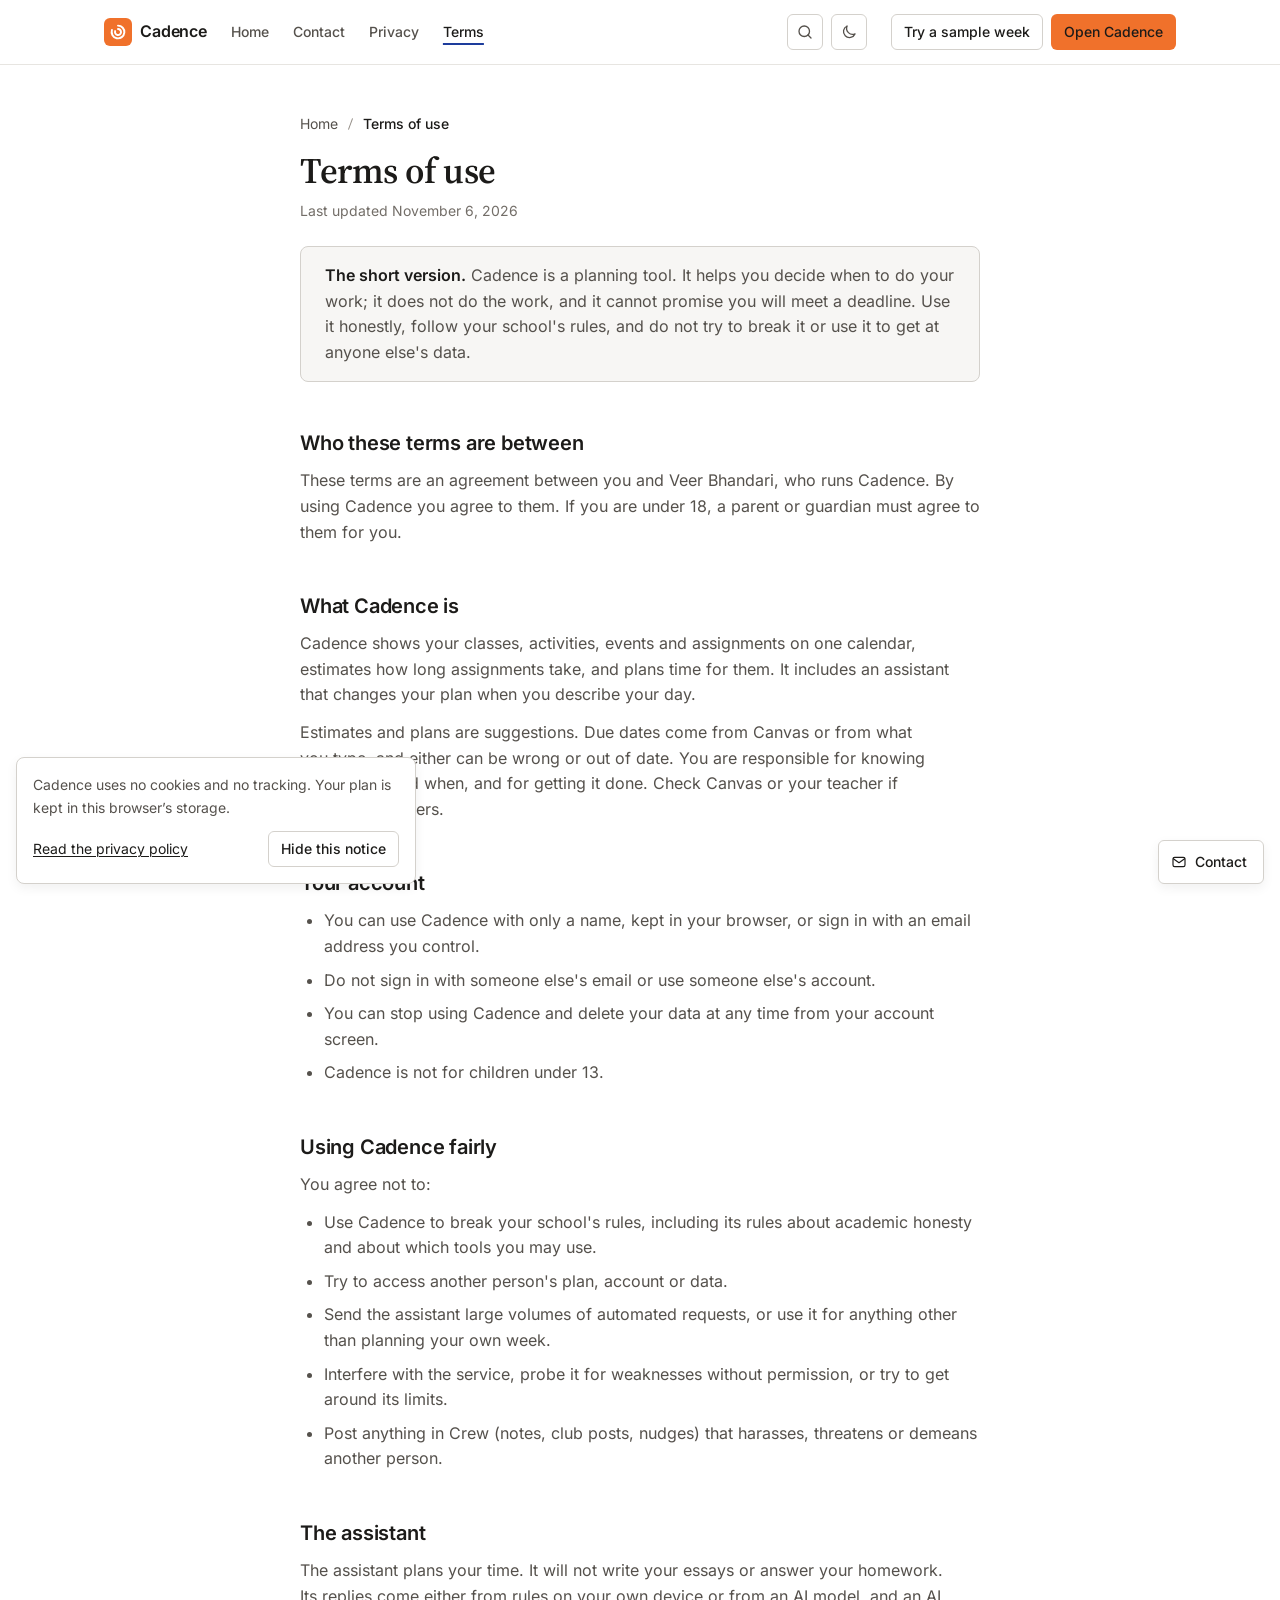
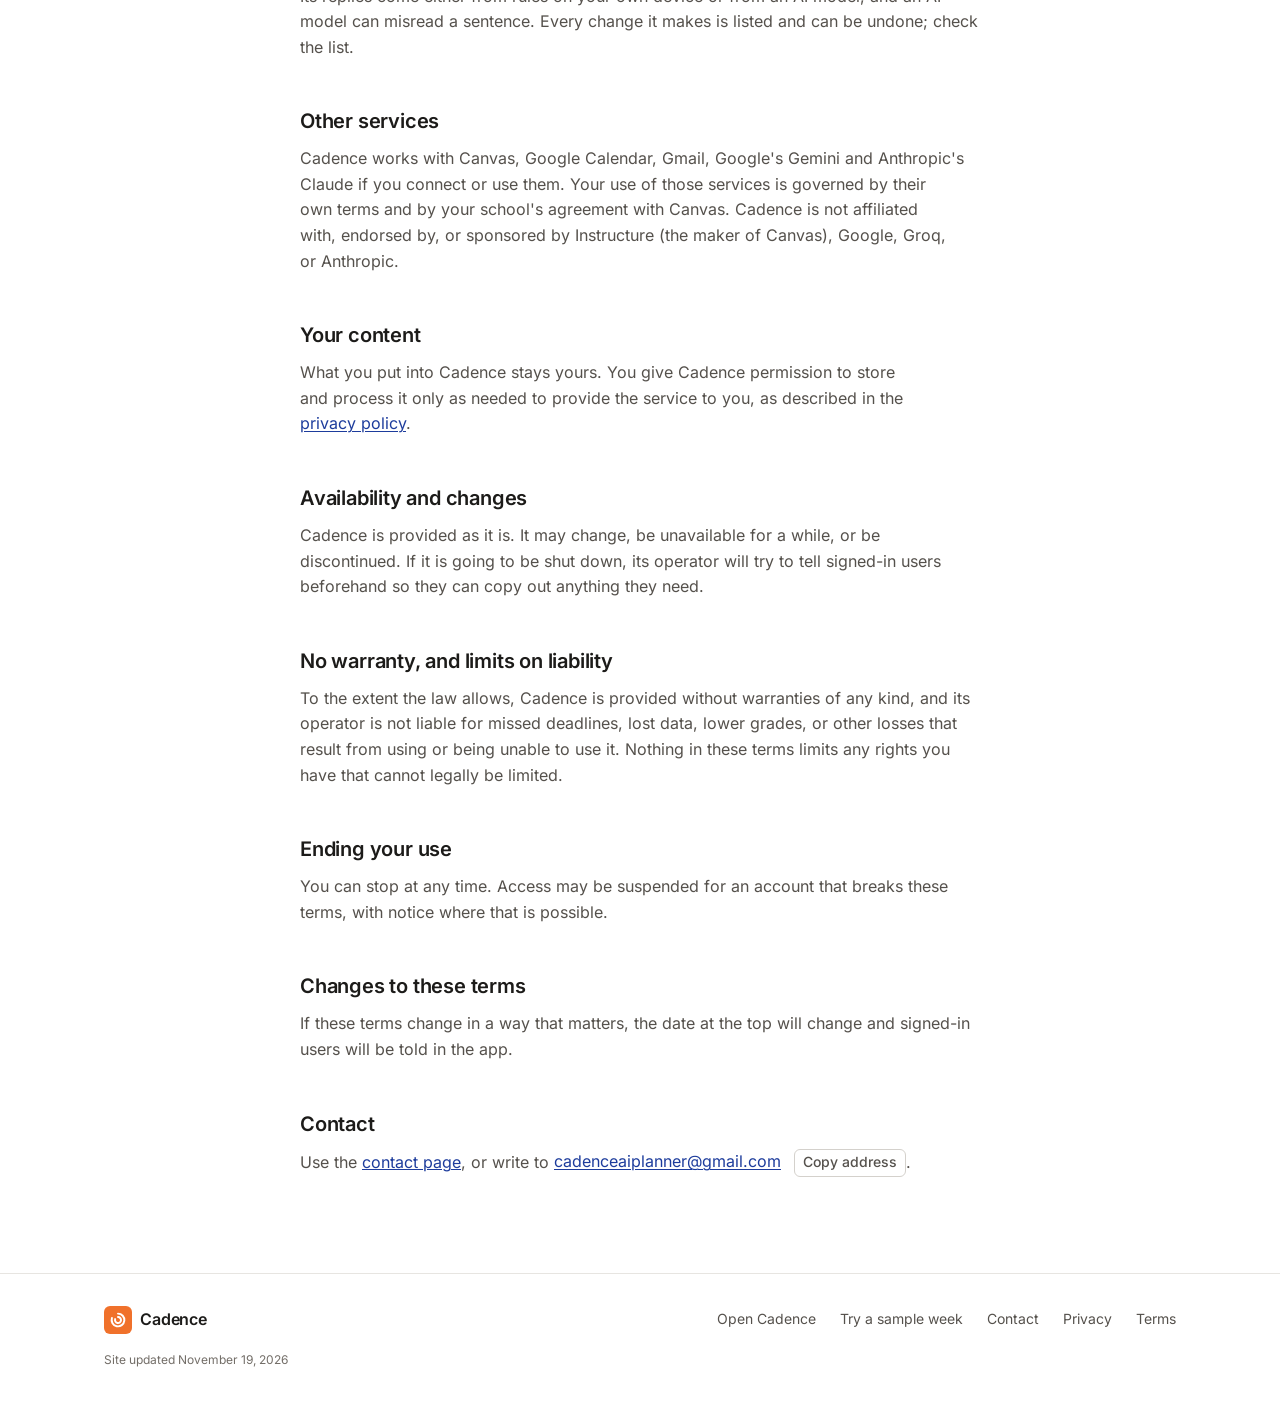
<file: terms.html>
<!doctype html>
<html lang="en" data-theme-default="light">
<head>
<meta charset="utf-8">
<meta name="viewport" content="width=device-width, initial-scale=1">
<title>Terms of use · Cadence</title>
<meta name="description" content="The terms for using Cadence: what it is, what it cannot promise, what counts as fair use, and how to stop. Short, and written to be read.">
<!-- stamp:head -->
<link rel="canonical" href="https://cadenceaiplanning.netlify.app/terms">
<meta property="og:site_name" content="Cadence">
<meta property="og:type" content="website">
<meta property="og:title" content="Terms of use · Cadence">
<meta property="og:description" content="The terms for using Cadence: what it is, what it cannot promise, what counts as fair use, and how to stop. Short, and written to be read.">
<meta property="og:url" content="https://cadenceaiplanning.netlify.app/terms">
<meta property="og:image" content="https://cadenceaiplanning.netlify.app/icons/social.png">
<meta property="og:image:width" content="1200">
<meta property="og:image:height" content="630">
<meta property="og:image:alt" content="Cadence. Homework has Canvas. Your activities have Cadence. Practice, clubs, a job and essays, planned alongside your homework, beside a week with school, events, activities and planned work.">
<meta name="twitter:card" content="summary_large_image">
<script type="application/ld+json">{"@context":"https://schema.org","@type":"BreadcrumbList","itemListElement":[{"@type":"ListItem","position":1,"name":"Home","item":"https://cadenceaiplanning.netlify.app/"},{"@type":"ListItem","position":2,"name":"Terms of use","item":"https://cadenceaiplanning.netlify.app/terms"}]}</script>
<!-- /stamp:head -->
<link rel="icon" href="/favicon.ico" sizes="any">
<link rel="icon" type="image/png" sizes="32x32" href="/icons/icon32.png">
<link rel="icon" type="image/png" sizes="16x16" href="/icons/icon16.png">
<link rel="apple-touch-icon" sizes="180x180" href="/icons/apple-touch-icon.png">
<meta name="theme-color" content="#ffffff">
<script src="/src/panel/theme.js"></script>
<link rel="stylesheet" href="/site.css">
</head>
<body>
<a class="skip" href="#main">Skip to the page</a>
<header class="nav"><div class="wrap">
  <a class="brand" href="/" translate="no"><span class="mark"><svg viewBox="0 0 24 24" width="18" height="18" fill="none" stroke="currentColor" stroke-width="2.6" stroke-linecap="round" aria-hidden="true"><path d="M12 3.5a8.5 8.5 0 1 1-8.1 5.9"/><path d="M12 8a4 4 0 1 1-3.8 2.8"/></svg></span>Cadence</a>
  <nav class="links" aria-label="Site">
    <a href="/">Home</a>
    <a href="/contact.html">Contact</a>
    <a href="/privacy.html">Privacy</a>
    <a href="/terms.html" aria-current="page">Terms</a>
  </nav>
  <span class="spacer"></span>
  <div class="tools">
    <button type="button" class="tool icon" data-search hidden aria-label="Search this site" aria-keyshortcuts="/" data-tip="Search this site (press /)"><svg viewBox="0 0 24 24" width="18" height="18" fill="none" stroke="currentColor" stroke-width="1.75" stroke-linecap="round" aria-hidden="true"><circle cx="11" cy="11" r="7"/><path d="M20 20l-4-4"/></svg></button>
    <button type="button" class="tool icon" data-theme-toggle hidden aria-label="Switch to dark theme" data-tip="Switch to dark theme"></button>
  </div>
  <div class="actions">
    <a class="btn plain small" href="/demo.html">Try a sample week</a>
    <a class="btn primary small" href="/app.html">Open Cadence</a>
  </div>
  <details class="menu">
    <summary>Menu</summary>
    <nav aria-label="Site">
      <a href="/">Home</a>
      <a href="/contact.html">Contact</a>
      <a href="/privacy.html">Privacy</a>
      <a href="/terms.html" aria-current="page">Terms</a>
      <a class="demo-link" href="/demo.html">Try a sample week</a>
      <a class="open-link" href="/app.html">Open Cadence</a>
    </nav>
  </details>
</div></header>
<main class="doc" id="main" tabindex="-1">
  <nav class="crumbs" aria-label="Breadcrumb"><ol>
    <li><a href="/">Home</a></li>
    <li><span aria-current="page">Terms of use</span></li>
  </ol></nav>
  <h1>Terms of use</h1>
  <p class="updated">Last updated <time datetime="2026-11-06">November 6, 2026</time></p>

  <div class="summary">
    <p><b>The short version.</b> Cadence is a planning tool. It helps you decide when to do your work; it does not do the work, and it cannot promise you will meet a deadline. Use it honestly, follow your school's rules, and do not try to break it or use it to get at anyone else's data.</p>
  </div>

  <h2 id="who-these-terms-are-between">Who these terms are between</h2>
  <p>These terms are an agreement between you and <span data-site="operator">Veer Bhandari</span>, who runs Cadence. By using Cadence you agree to them. If you are under 18, a parent or guardian must agree to them for you.</p>

  <h2 id="what-cadence-is">What Cadence is</h2>
  <p>Cadence shows your classes, activities, events and assignments on one calendar, estimates how long assignments take, and plans time for them. It includes an assistant that changes your plan when you describe your day.</p>
  <p>Estimates and plans are suggestions. Due dates come from Canvas or from what you type, and either can be wrong or out of date. You are responsible for knowing what is due and when, and for getting it done. Check Canvas or your teacher if something matters.</p>

  <h2 id="your-account">Your account</h2>
  <ul>
    <li>You can use Cadence with only a name, kept in your browser, or sign in with an email address you control.</li>
    <li>Do not sign in with someone else's email or use someone else's account.</li>
    <li>You can stop using Cadence and delete your data at any time from your account screen.</li>
    <li>Cadence is not for children under 13.</li>
  </ul>

  <h2 id="using-cadence-fairly">Using Cadence fairly</h2>
  <p>You agree not to:</p>
  <ul>
    <li>Use Cadence to break your school's rules, including its rules about academic honesty and about which tools you may use.</li>
    <li>Try to access another person's plan, account or data.</li>
    <li>Send the assistant large volumes of automated requests, or use it for anything other than planning your own week.</li>
    <li>Interfere with the service, probe it for weaknesses without permission, or try to get around its limits.</li>
    <li>Post anything in Crew (notes, club posts, nudges) that harasses, threatens or demeans another person.</li>
  </ul>

  <h2 id="the-assistant">The assistant</h2>
  <p>The assistant plans your time. It will not write your essays or answer your homework. Its replies come either from rules on your own device or from an AI model, and an AI model can misread a sentence. Every change it makes is listed and can be undone; check the list.</p>

  <h2 id="other-services">Other services</h2>
  <p>Cadence works with Canvas, Google Calendar, Gmail, Google's Gemini and Anthropic's Claude if you connect or use them. Your use of those services is governed by their own terms and by your school's agreement with Canvas. Cadence is not affiliated with, endorsed by, or sponsored by Instructure (the maker of Canvas), Google, Groq, or Anthropic.</p>

  <h2 id="your-content">Your content</h2>
  <p>What you put into Cadence stays yours. You give Cadence permission to store and process it only as needed to provide the service to you, as described in the <a href="/privacy.html">privacy policy</a>.</p>

  <h2 id="availability-and-changes">Availability and changes</h2>
  <p>Cadence is provided as it is. It may change, be unavailable for a while, or be discontinued. If it is going to be shut down, its operator will try to tell signed-in users beforehand so they can copy out anything they need.</p>

  <h2 id="no-warranty-and-limits-on-liability">No warranty, and limits on liability</h2>
  <p>To the extent the law allows, Cadence is provided without warranties of any kind, and its operator is not liable for missed deadlines, lost data, lower grades, or other losses that result from using or being unable to use it. Nothing in these terms limits any rights you have that cannot legally be limited.</p>

  <h2 id="ending-your-use">Ending your use</h2>
  <p>You can stop at any time. Access may be suspended for an account that breaks these terms, with notice where that is possible.</p>

  <h2 id="changes-to-these-terms">Changes to these terms</h2>
  <p>If these terms change in a way that matters, the date at the top will change and signed-in users will be told in the app.</p>

  <h2 id="contact">Contact</h2>
  <p>Use the <a href="/contact.html">contact page</a><span data-needs="contact">, or write to <span data-site="contact"><a href="mailto:cadenceaiplanner@gmail.com">cadenceaiplanner@gmail.com</a></span></span>.</p>
</main>
<footer><div class="wrap">
  <a class="brand" href="/" translate="no"><span class="mark"><svg viewBox="0 0 24 24" width="18" height="18" fill="none" stroke="currentColor" stroke-width="2.6" stroke-linecap="round" aria-hidden="true"><path d="M12 3.5a8.5 8.5 0 1 1-8.1 5.9"/><path d="M12 8a4 4 0 1 1-3.8 2.8"/></svg></span>Cadence</a>
  <span class="spacer"></span>
  <nav class="foot-links" aria-label="Footer">
    <a href="/app.html">Open Cadence</a>
    <a href="/demo.html">Try a sample week</a>
    <a href="/contact.html">Contact</a>
    <a href="/privacy.html">Privacy</a>
    <a href="/terms.html">Terms</a>
  </nav>
  <span class="updated-on">Site updated <span data-site="updated"><time datetime="2026-11-19">November 19, 2026</time></span></span>
</div></footer>
<aside class="notice" data-notice aria-label="How Cadence stores things" hidden>
  <p data-needs="no-visits">Cadence uses no cookies and no tracking. Your plan is kept in this browser&rsquo;s storage.</p>
  <!--off <p data-needs="visits">Cadence uses no cookies. Your plan is kept in this browser&rsquo;s storage. Visits from shared links are counted by the link&rsquo;s label, never by person.</p> off-->
  <div class="notice-actions">
    <a href="/privacy.html">Read the privacy policy</a>
    <button type="button" class="btn plain small" data-dismiss>Hide this notice</button>
  </div>
</aside>

<script type="module" src="/site.js"></script>
</body>
</html>
</file>
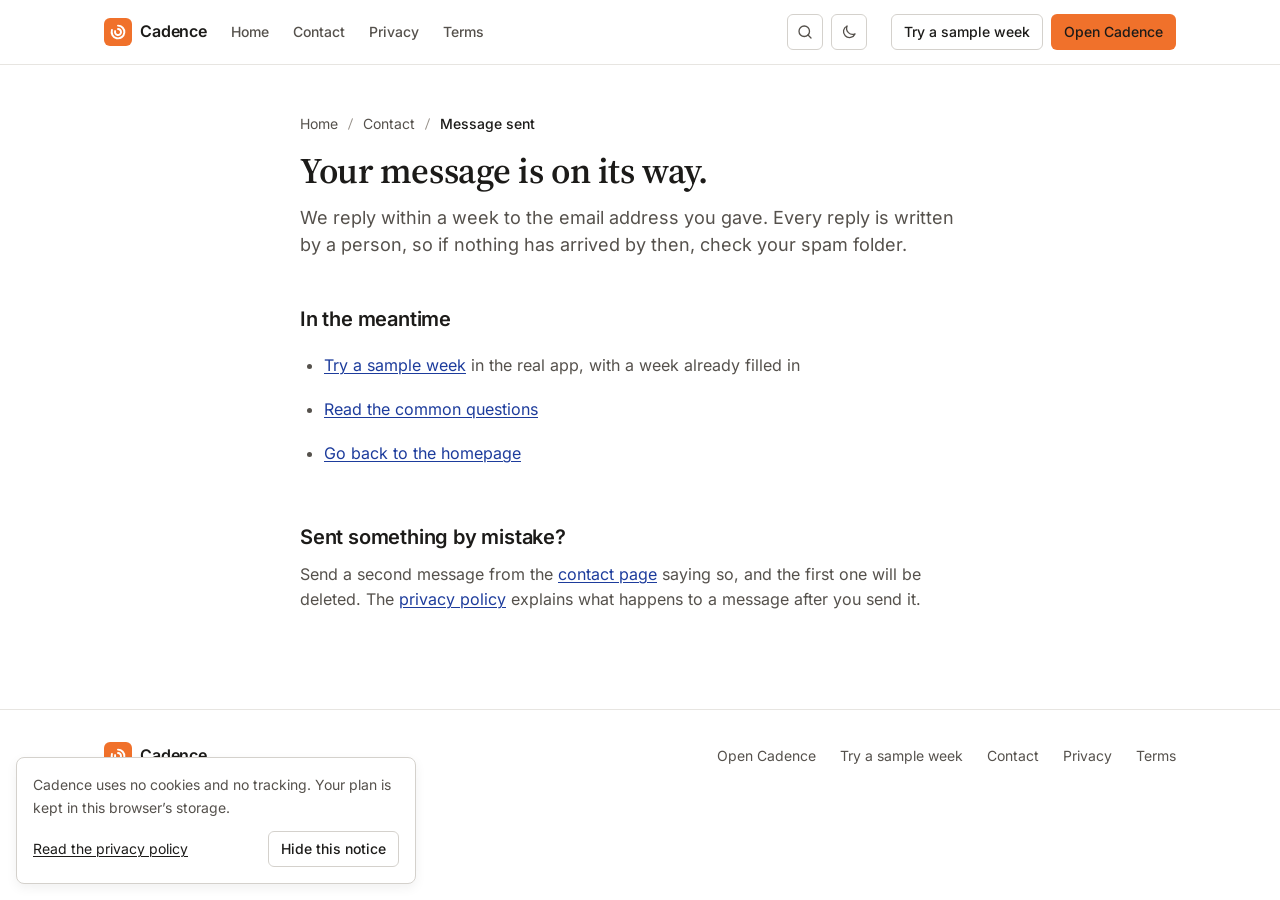
<file: thanks.html>
<!doctype html>
<html lang="en" data-theme-default="light">
<head>
<meta charset="utf-8">
<meta name="viewport" content="width=device-width, initial-scale=1">
<title>Message sent · Cadence</title>
<meta name="description" content="Your message to Cadence has been sent. Here is when to expect a reply and where to go in the meantime.">
<!-- stamp:head -->
<link rel="canonical" href="https://cadenceaiplanning.netlify.app/thanks">
<meta name="robots" content="noindex">
<meta property="og:site_name" content="Cadence">
<meta property="og:type" content="website">
<meta property="og:title" content="Message sent · Cadence">
<meta property="og:description" content="Your message to Cadence has been sent. Here is when to expect a reply and where to go in the meantime.">
<meta property="og:url" content="https://cadenceaiplanning.netlify.app/thanks">
<meta property="og:image" content="https://cadenceaiplanning.netlify.app/icons/social.png">
<meta property="og:image:width" content="1200">
<meta property="og:image:height" content="630">
<meta property="og:image:alt" content="Cadence. Homework has Canvas. Your activities have Cadence. Practice, clubs, a job and essays, planned alongside your homework, beside a week with school, events, activities and planned work.">
<meta name="twitter:card" content="summary_large_image">
<!-- /stamp:head -->
<link rel="icon" href="/favicon.ico" sizes="any">
<link rel="icon" type="image/png" sizes="32x32" href="/icons/icon32.png">
<link rel="icon" type="image/png" sizes="16x16" href="/icons/icon16.png">
<link rel="apple-touch-icon" sizes="180x180" href="/icons/apple-touch-icon.png">
<meta name="theme-color" content="#ffffff">
<script src="/src/panel/theme.js"></script>
<link rel="stylesheet" href="/site.css">
</head>
<body>
<a class="skip" href="#main">Skip to the page</a>
<header class="nav"><div class="wrap">
  <a class="brand" href="/" translate="no"><span class="mark"><svg viewBox="0 0 24 24" width="18" height="18" fill="none" stroke="currentColor" stroke-width="2.6" stroke-linecap="round" aria-hidden="true"><path d="M12 3.5a8.5 8.5 0 1 1-8.1 5.9"/><path d="M12 8a4 4 0 1 1-3.8 2.8"/></svg></span>Cadence</a>
  <nav class="links" aria-label="Site">
    <a href="/">Home</a>
    <a href="/contact.html">Contact</a>
    <a href="/privacy.html">Privacy</a>
    <a href="/terms.html">Terms</a>
  </nav>
  <span class="spacer"></span>
  <div class="tools">
    <button type="button" class="tool icon" data-search hidden aria-label="Search this site" aria-keyshortcuts="/" data-tip="Search this site (press /)"><svg viewBox="0 0 24 24" width="18" height="18" fill="none" stroke="currentColor" stroke-width="1.75" stroke-linecap="round" aria-hidden="true"><circle cx="11" cy="11" r="7"/><path d="M20 20l-4-4"/></svg></button>
    <button type="button" class="tool icon" data-theme-toggle hidden aria-label="Switch to dark theme" data-tip="Switch to dark theme"></button>
  </div>
  <div class="actions">
    <a class="btn plain small" href="/demo.html">Try a sample week</a>
    <a class="btn primary small" href="/app.html">Open Cadence</a>
  </div>
  <details class="menu">
    <summary>Menu</summary>
    <nav aria-label="Site">
      <a href="/">Home</a>
      <a href="/contact.html">Contact</a>
      <a href="/privacy.html">Privacy</a>
      <a href="/terms.html">Terms</a>
      <a class="demo-link" href="/demo.html">Try a sample week</a>
      <a class="open-link" href="/app.html">Open Cadence</a>
    </nav>
  </details>
</div></header>
<main class="doc" id="main" tabindex="-1">
  <nav class="crumbs" aria-label="Breadcrumb"><ol>
    <li><a href="/">Home</a></li>
    <li><a href="/contact.html">Contact</a></li>
    <li><span aria-current="page">Message sent</span></li>
  </ol></nav>
  <h1>Your message is on its way.</h1>
  <p class="intro"><span data-needs="reply">We reply within <span data-site="reply">a week</span> to the email address you gave. Every reply is written by a person, so if nothing has arrived by then, check your spam folder.</span><!--off <span data-needs="no-reply"><mark class="pending">Reply time to be added before launch</mark></span> off--></p>

  <h2 id="in-the-meantime">In the meantime</h2>
  <ul class="ways">
    <li><a href="/demo.html">Try a sample week</a> in the real app, with a week already filled in</li>
    <li><a href="/#questions">Read the common questions</a></li>
    <li><a href="/">Go back to the homepage</a></li>
  </ul>

  <h2 id="sent-something-by-mistake">Sent something by mistake?</h2>
  <p>Send a second message from the <a href="/contact.html">contact page</a> saying so, and the first one will be deleted. The <a href="/privacy.html#if-you-write-to-us">privacy policy</a> explains what happens to a message after you send it.</p>
</main>
<footer><div class="wrap">
  <a class="brand" href="/" translate="no"><span class="mark"><svg viewBox="0 0 24 24" width="18" height="18" fill="none" stroke="currentColor" stroke-width="2.6" stroke-linecap="round" aria-hidden="true"><path d="M12 3.5a8.5 8.5 0 1 1-8.1 5.9"/><path d="M12 8a4 4 0 1 1-3.8 2.8"/></svg></span>Cadence</a>
  <span class="spacer"></span>
  <nav class="foot-links" aria-label="Footer">
    <a href="/app.html">Open Cadence</a>
    <a href="/demo.html">Try a sample week</a>
    <a href="/contact.html">Contact</a>
    <a href="/privacy.html">Privacy</a>
    <a href="/terms.html">Terms</a>
  </nav>
  <span class="updated-on">Site updated <span data-site="updated"><time datetime="2026-11-19">November 19, 2026</time></span></span>
</div></footer>
<aside class="notice" data-notice aria-label="How Cadence stores things" hidden>
  <p data-needs="no-visits">Cadence uses no cookies and no tracking. Your plan is kept in this browser&rsquo;s storage.</p>
  <!--off <p data-needs="visits">Cadence uses no cookies. Your plan is kept in this browser&rsquo;s storage. Visits from shared links are counted by the link&rsquo;s label, never by person.</p> off-->
  <div class="notice-actions">
    <a href="/privacy.html">Read the privacy policy</a>
    <button type="button" class="btn plain small" data-dismiss>Hide this notice</button>
  </div>
</aside>

<script type="module" src="/site.js"></script>
</body>
</html>
</file>
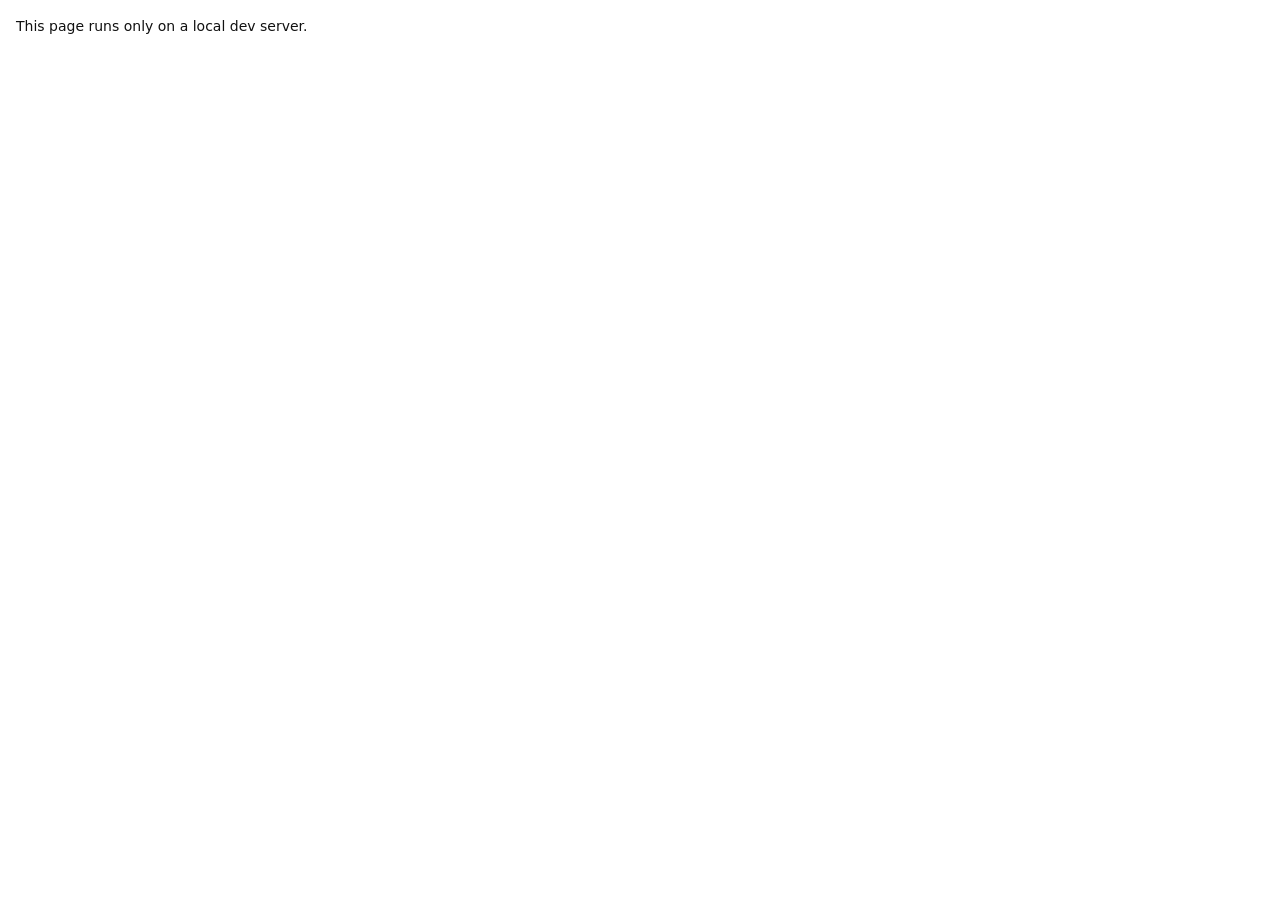
<file: scripts/mail_bridge_test.html>
<!doctype html>
<html lang="en">
<head>
  <meta charset="utf-8">
  <meta name="viewport" content="width=device-width, initial-scale=1">
  <meta name="robots" content="noindex">
  <title>Email events: website bridge tests</title>
  <style>body { font: 14px/1.5 system-ui, sans-serif; margin: 16px; background: #fff; color: #111; } pre { white-space: pre-wrap; }</style>
</head>
<body class="web">
  <h1>Email events: website bridge tests</h1>
  <p>The website asking a stand-in extension (the real lib/mailShare.js over in-memory storage). Test-only, never shipped.</p>
  <pre id="out">Running...</pre>
  <div id="toast" hidden></div>
  <script src="/scripts/fake_site_chrome.js"></script>
  <script type="module" src="/scripts/mail_bridge_test.js"></script>
</body>
</html>
</file>
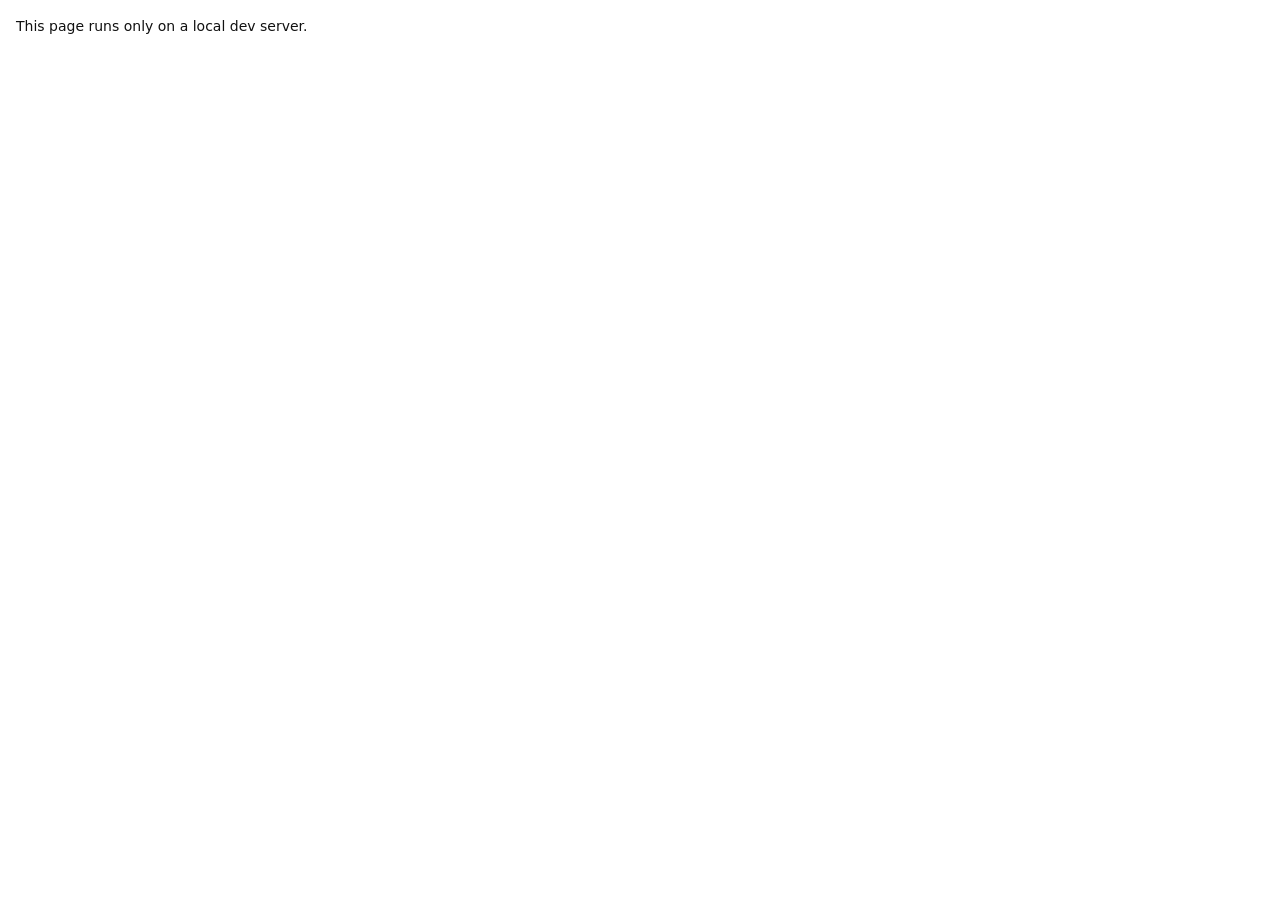
<file: scripts/mail_core_test.html>
<!doctype html>
<html lang="en">
<head>
  <meta charset="utf-8">
  <meta name="viewport" content="width=device-width, initial-scale=1">
  <meta name="robots" content="noindex">
  <title>Email events: panel tests</title>
  <style>body { font: 14px/1.5 system-ui, sans-serif; margin: 16px; background: #fff; color: #111; } pre { white-space: pre-wrap; }</style>
</head>
<body>
  <h1>Email events: panel tests</h1>
  <p>The panel's reading loop with stand-ins for Chrome's extension APIs and for Gmail. Test-only, never shipped.</p>
  <pre id="out">Running...</pre>
  <div id="toast" hidden></div>
  <script src="/scripts/fake_chrome.js"></script>
  <script type="module" src="/scripts/mail_core_test.js"></script>
</body>
</html>
</file>
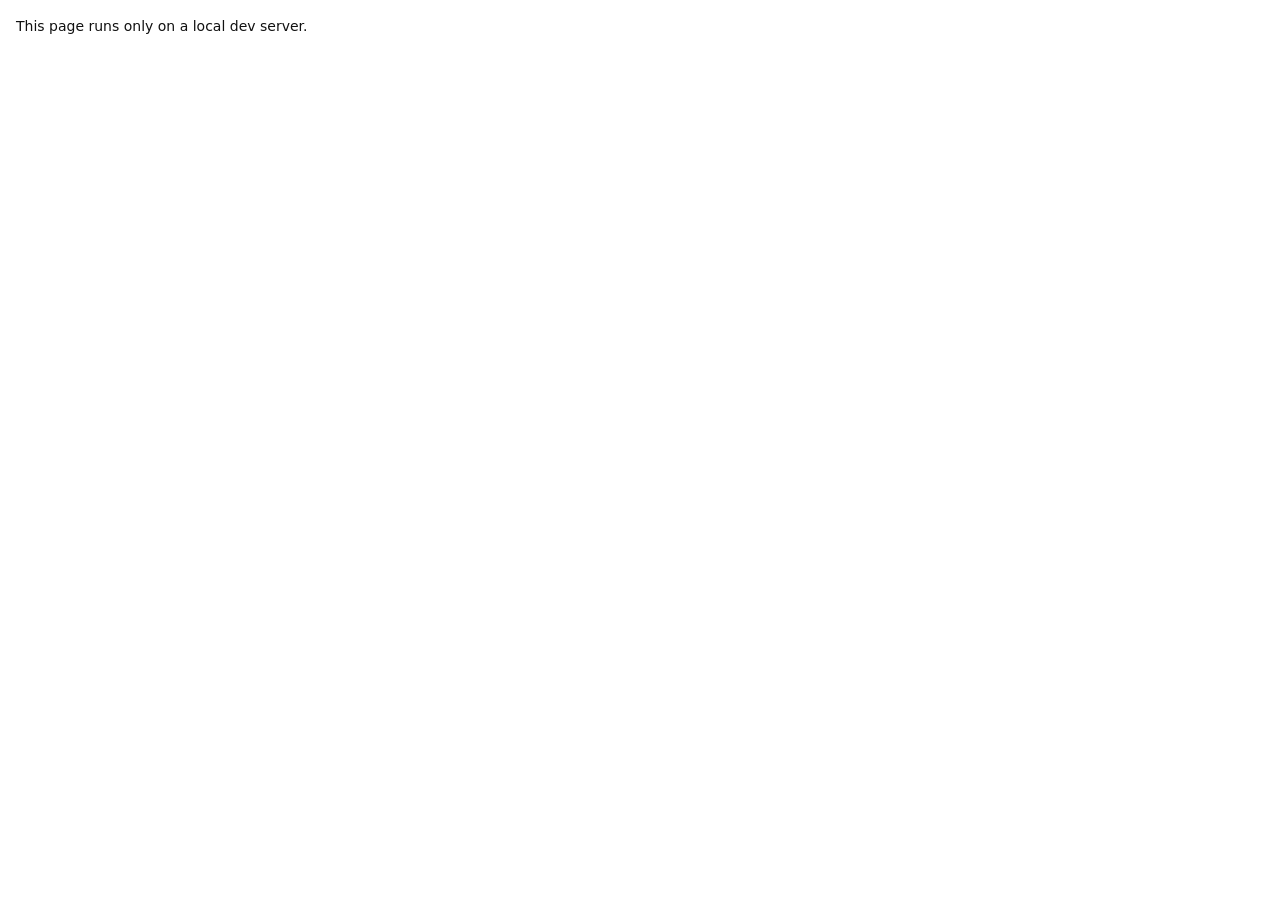
<file: scripts/mail_events_test.html>
<!doctype html>
<html lang="en">
<head>
  <meta charset="utf-8">
  <meta name="viewport" content="width=device-width, initial-scale=1">
  <meta name="robots" content="noindex">
  <title>Email events tests</title>
  <style>body { font: 14px/1.5 system-ui, sans-serif; margin: 16px; background: #fff; color: #111; } pre { white-space: pre-wrap; }</style>
</head>
<body>
  <h1>Email events tests</h1>
  <p>Run with <code>python3 scripts/devserver.py 8765 --mock</code>, then open /scripts/mail_events_test.html. Not shipped: the extension package and the site never load it.</p>
  <pre id="out">Running...</pre>
  <script type="module" src="/scripts/mail_events_test.js"></script>
</body>
</html>
</file>
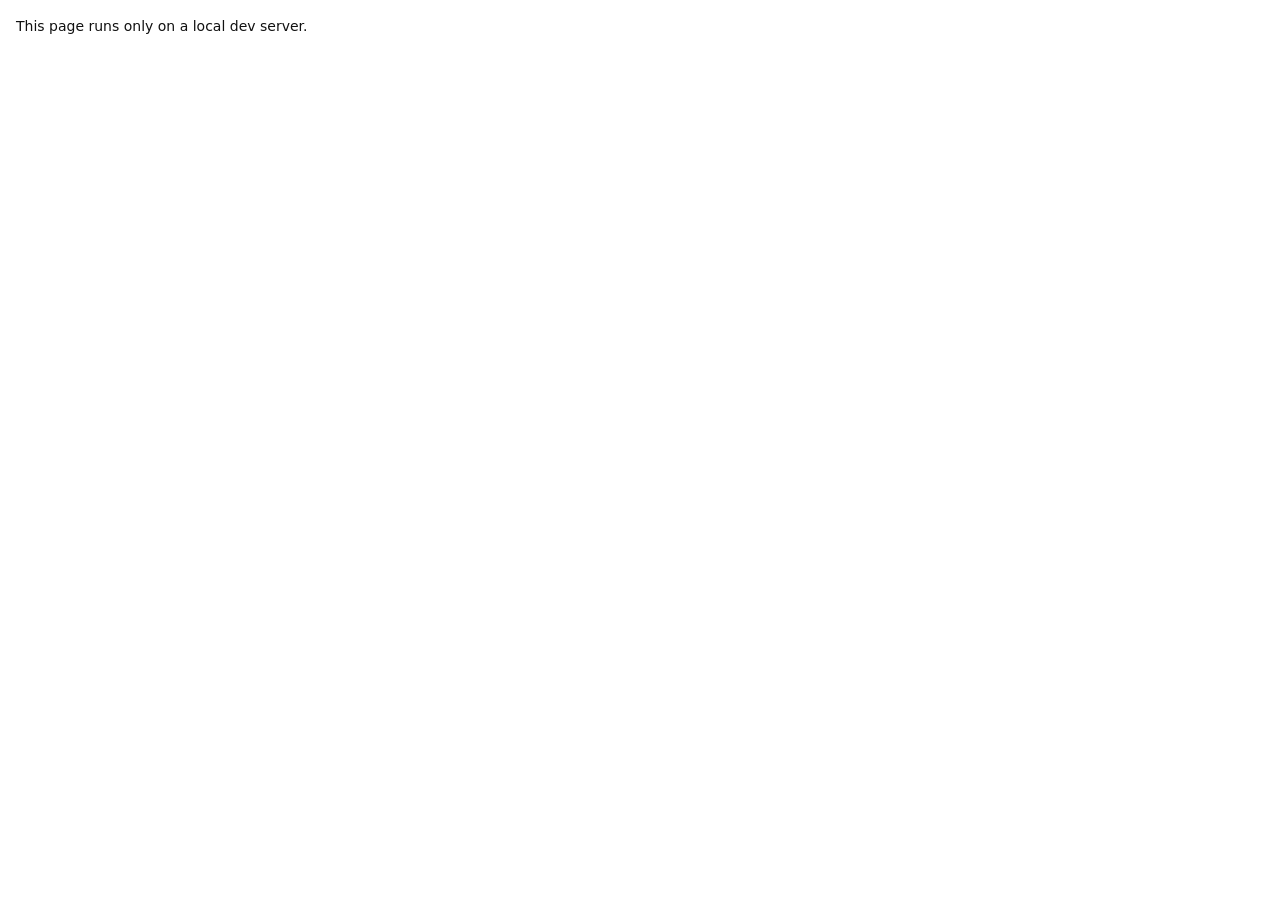
<file: scripts/metrics_test.html>
<!doctype html>
<html lang="en">
<head>
  <meta charset="utf-8">
  <meta name="viewport" content="width=device-width, initial-scale=1">
  <meta name="robots" content="noindex">
  <title>Usage counts tests</title>
  <style>body { font: 14px/1.5 system-ui, sans-serif; margin: 16px; background: #fff; color: #111; } pre { white-space: pre-wrap; }</style>
</head>
<body class="web">
  <h1>Usage counts tests</h1>
  <p>The client (src/lib/metrics.js) and the real server function (netlify/functions/metric.mjs) with the database stubbed. Test-only, never shipped.</p>
  <pre id="out">Running...</pre>
  <script type="module" src="/scripts/metrics_test.js"></script>
</body>
</html>
</file>
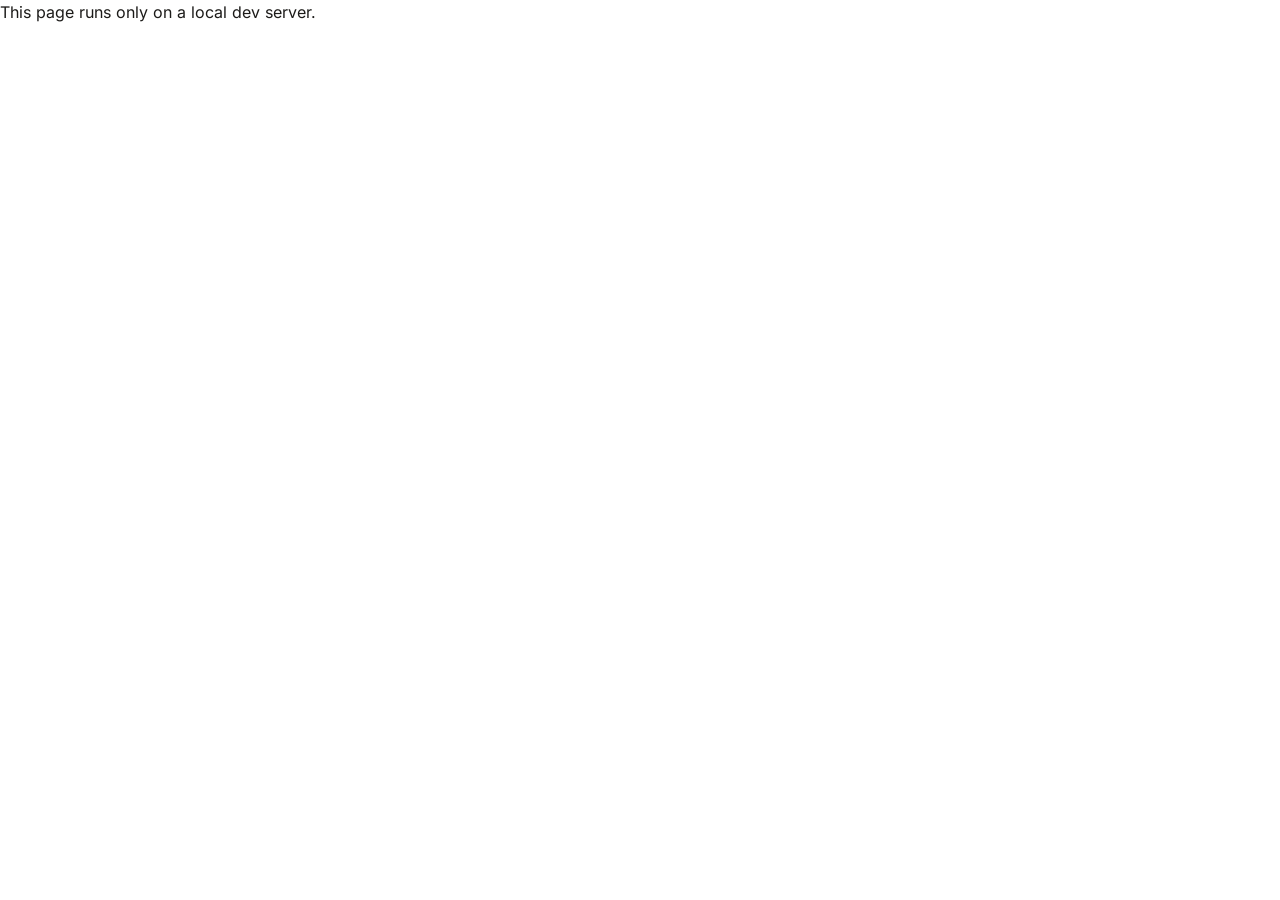
<file: scripts/panel_preview.html>
<!doctype html>
<html lang="en" data-theme-default="light">
<head>
  <meta charset="utf-8">
  <meta name="viewport" content="width=device-width, initial-scale=1, viewport-fit=cover">
  <meta name="robots" content="noindex">
  <title>Cadence panel preview</title>
  <script src="/src/panel/theme.js"></script>
  <link rel="stylesheet" href="/src/panel/panel.css">
  <link rel="stylesheet" href="/src/panel/web.css">
  <link rel="stylesheet" href="/src/panel/tour.css">
</head>
<body>
  <div id="root"><div class="boot" role="status" aria-label="Loading Cadence"><span class="boot-mark"></span></div></div>
  <!-- Test-only: the extension panel with stand-ins for Chrome's APIs, Gmail and the on-device model. Never shipped. -->
  <script src="/scripts/fake_chrome.js"></script>
  <script type="module" src="/scripts/panel_preview.js"></script>
</body>
</html>
</file>
<file: site.css>
/* The public pages: homepage, privacy, terms.

   Same tokens as the app (src/panel/panel.css): one orange, hairlines before
   shadows, three weights for text. Two typefaces, each with one job. Source
   Serif 4 sets the few headlines that speak for Cadence (the homepage's first
   line, its section titles, its three statements about your data, a
   document's title): an editorial voice, used sparingly. Inter sets everything else, here and in the app: anything read
   in passing, every control, every time and number. Both are served from this
   site (src/fonts), never fetched from anyone else. Nothing moves on scroll
   and nothing is here for decoration.

   Two brand colours, each with its own job. Blue is Cadence itself: the
   evening blue of the hour homework happens in. The first screen stands on
   it, with the app lit up as a white screen, and so does the last invitation
   to try it; in a lighter ink it is also everything you can follow or have
   chosen (links, the focus ring, a pressed toggle). Orange is what to do and
   what Cadence did: the main button, the mark, and the work Cadence plans,
   exactly as on the app's calendar. Neither is ever a background for text
   inside a section, and the two never fill large areas side by side.

   The band is the app's own pale stone, taken by every other section so where
   one ends is shown without a rule; anything framed sits on it on the page
   colour. Privacy, terms and contact use neither stage nor band. */

/* The two faces, as variable fonts: one file per face covers every weight.
   Latin first; the accented letters of Central European names are a second
   Inter file, fetched only by a page that uses one. font-display: swap, so
   text is never invisible while a font loads. */
@font-face {
  font-family: "Inter"; font-style: normal; font-weight: 100 900; font-display: swap;
  src: url("/src/fonts/inter-latin-wght-normal.woff2") format("woff2");
  unicode-range: U+0000-00FF, U+0131, U+0152-0153, U+02BB-02BC, U+02C6, U+02DA, U+02DC, U+0304, U+0308, U+0329, U+2000-206F, U+20AC, U+2122, U+2191, U+2193, U+2212, U+2215, U+FEFF, U+FFFD;
}
@font-face {
  font-family: "Inter"; font-style: normal; font-weight: 100 900; font-display: swap;
  src: url("/src/fonts/inter-latin-ext-wght-normal.woff2") format("woff2");
  unicode-range: U+0100-02BA, U+02BD-02C5, U+02C7-02CC, U+02CE-02D7, U+02DD-02FF, U+0304, U+0308, U+0329, U+1D00-1DBF, U+1E00-1E9F, U+1EF2-1EFF, U+2020, U+20A0-20AB, U+20AD-20C0, U+2113, U+2C60-2C7F, U+A720-A7FF;
}
@font-face {
  font-family: "Source Serif 4"; font-style: normal; font-weight: 200 900; font-display: swap;
  src: url("/src/fonts/source-serif-4-latin-opsz-normal.woff2") format("woff2");
  unicode-range: U+0000-00FF, U+0131, U+0152-0153, U+02BB-02BC, U+02C6, U+02DA, U+02DC, U+0304, U+0308, U+0329, U+2000-206F, U+20AC, U+2122, U+2191, U+2193, U+2212, U+2215, U+FEFF, U+FFFD;
}

:root {
  --bg: #ffffff;
  --surface-2: #f7f6f4;
  --surface-3: #eeece9;
  --line: #e7e5e1;
  --line-strong: #d4d1cc;
  --text: #1c1b19;
  --text-2: #55514c;
  --muted: #736e68;
  --accent: #f0712b;
  --accent-strong: #c2410c;
  --accent-hover: #e2621c;
  --accent-soft: #fdf1e9;
  --accent-ink: #9a3412;
  --on-accent: #1c1b19;
  /* Blue, the brand: the stage is a place to stand, never a button; the ink is
     the blue of things to follow or that are chosen. */
  --blue: #1d3c9c;            /* evening blue */
  --blue-hover: #2a4aa8;
  --blue-deep: #142c78;
  --blue-ink: #1d3c9c;        /* links and focus, 9.6:1 on white, 8.9:1 on the band */
  --blue-soft: #eef2fc;       /* the tint of a chosen thing */
  --blue-line: #9fb2ee;
  --stage: var(--blue);
  --stage-hover: var(--blue-hover);
  --stage-edge: var(--blue-deep);
  --on-stage: #ffffff;        /* 9.6:1 on the stage */
  --on-stage-2: #d3ddfb;      /* 7.1:1 on the stage */
  --stage-line: var(--blue-line);   /* an outline on the stage, 4.6:1 */
  --band: #f7f6f4;
  --k-school: #8a857f;
  --k-event: #2563eb;
  --k-activity: #16a34a;
  --k-work: #f0712b;
  /* The app's colours for kinds of activity and the track of its rings, for
     the copies of its screens on the homepage (src/panel/panel.css). */
  --a-practice: #c026d3; --a-sport: #16a34a; --a-club: #0891b2; --a-service: #e11d48; --a-study: #7c3aed;
  --ring-track: rgba(28, 27, 25, .09);

  /* Each face falls back to the closest one already on the device, so a page
     whose fonts have not arrived yet still looks like itself. */
  --font: "Inter", ui-sans-serif, system-ui, -apple-system, "Segoe UI Variable Text", "Segoe UI", Roboto, "Helvetica Neue", Arial, sans-serif;
  --serif: "Source Serif 4", "Iowan Old Style", Charter, "Bitstream Charter", Georgia, "Times New Roman", serif;
  /* The scale. Text: 12 for meta, 14 for the interface, 16 for sentences, 18
     for a lead. Headlines: Inter 600 at 18 for a sub-heading, then the serif
     for a section (30 to 40) and the first line of the homepage (40 to 56),
     growing with the window between a phone and a laptop. */
  --t-meta: .75rem;
  --t-sm: .875rem;
  --t-body: 1rem;
  --t-lead: 1.125rem;
  --t-h3: 1.125rem;
  --t-h2: clamp(1.875rem, 1.35rem + 1.6vw, 2.5rem);
  --t-h2-quiet: clamp(1.625rem, 1.3rem + 1vw, 2rem);
  --t-h1: 2.25rem;
  --t-hero: clamp(2.5rem, 1.6rem + 2.8vw, 3.5rem);
  /* A sentence that speaks for Cadence inside a section (the three things to
     know about your data): the serif, a step above a sub-heading. */
  --t-statement: clamp(1.25rem, 1.1rem + .5vw, 1.5rem);
  --serif-track: -.012em;
  --hero-track: -.02em;

  --s1: 4px; --s2: 8px; --s3: 12px; --s4: 16px; --s6: 24px; --s8: 32px; --s12: 48px; --s16: 64px; --s24: 96px;
  --r-sm: 4px; --r: 6px; --r-lg: 8px; --r-xl: 12px;
  /* Motion, the same scale as the app's: 100, 150 and 200ms for a control
     answering, 320ms for something moving to a new place. Easing out on the
     way in; the spring is the live app's own, a little past and back. */
  --m1: 100ms; --m2: 150ms; --m3: 200ms; --m4: 320ms;
  --ease-out: cubic-bezier(.16, 1, .3, 1);
  --ease-spring: cubic-bezier(.34, 1.4, .64, 1);
  --wide: 1120px;
  --field: #948e87;
  --green: #15803d;
  --amber: #b45309;
  --red: #b91c1c;
  --shadow-3: 0 8px 24px rgba(0, 0, 0, .07);
  --scrim: rgba(20, 19, 18, .5);
  color-scheme: light;
}

/* Dark, when the toggle in the header (or the app) has chosen it. The same
   values as the app's, and the stage after dark. src/panel/theme.js writes
   data-theme on <html>. Screens only: paper is always light. */
@media screen {
:root[data-theme="dark"] {
  --bg: #141312;
  --surface-2: #232220;
  --surface-3: #2d2b28;
  --line: #2f2d2a;
  --line-strong: #45423e;
  --text: #f3f1ee;
  --text-2: #c4c0ba;
  --muted: #9c9790;
  --accent: #ff8a4c;
  --accent-strong: #ff8a4c;
  --accent-hover: #ffa06c;
  --accent-soft: #33211a;
  --accent-ink: #ffb48a;
  --on-accent: #1c1b19;
  --blue: #1c2d6e;
  --blue-hover: #26397d;
  --blue-deep: #33478f;
  --blue-ink: #a9bcf5;        /* 9.9:1 on the page, 9.1:1 on the band */
  --blue-soft: #1b2340;
  --blue-line: #7f95dd;
  --on-stage: #ffffff;
  --on-stage-2: #c9d4f7;
  --band: #1e1c1a;
  --k-school: #a8a29e;
  --k-event: #60a5fa;
  --k-activity: #4ade80;
  --k-work: #ff8a4c;
  --a-practice: #e879f9; --a-sport: #4ade80; --a-club: #22d3ee; --a-service: #fb7185; --a-study: #a78bfa;
  --ring-track: rgba(243, 241, 238, .12);
  --field: #7d7871;
  --green: #4ade80;
  --amber: #fbbf24;
  --red: #f87171;
  --shadow-3: 0 0 0 1px rgba(255, 255, 255, .06);
  --scrim: rgba(0, 0, 0, .6);
  color-scheme: dark;
}
}

*, *::before, *::after { box-sizing: border-box; }
/* hidden means hidden, whatever display a class has set. Controls that need
   script start hidden in the HTML and must stay that way without it. */
[hidden] { display: none !important; }
html { -webkit-text-size-adjust: 100%; scroll-padding-top: calc(var(--s16) + var(--s4)); }
body { margin: 0; background: var(--bg); color: var(--text); font: 400 var(--t-body)/1.6 var(--font); -webkit-font-smoothing: antialiased; }
h1, h2, h3, p, ul, ol, dl, dd, figure { margin: 0; }
h1, h2, h3 { text-wrap: balance; }
/* Headlines are the serif; a heading inside a section stays Inter. */
h1, h2 { font-family: var(--serif); font-optical-sizing: auto; letter-spacing: var(--serif-track); }
p { text-wrap: pretty; }
b, strong, th { font-weight: 600; }
a { color: var(--blue-ink); text-underline-offset: 2px; text-decoration-thickness: 1px; }
a:hover { text-decoration-thickness: 2px; }
:focus-visible { outline: 2px solid var(--blue-ink); outline-offset: 2px; }
::selection { background: color-mix(in srgb, var(--accent) 24%, transparent); }
.wrap { width: 100%; max-width: var(--wide); margin: 0 auto; padding: 0 var(--s6); }
.skip { position: fixed; top: var(--s2); left: var(--s2); z-index: 30; padding: var(--s2) var(--s3); border-radius: var(--r); background: var(--text); color: var(--bg); font-size: var(--t-sm); font-weight: 500; text-decoration: none; transform: translateY(-200%); }
.skip { display: inline-flex; align-items: center; min-height: 44px; }
.skip:focus { transform: none; }

/* ----------------------------------------------------------------- nav */
.nav { position: sticky; top: 0; z-index: 20; border-bottom: 1px solid var(--line); background: var(--bg); }
.nav .wrap { display: flex; align-items: center; gap: var(--s6); height: 64px; }
.brand { display: flex; align-items: center; gap: var(--s2); color: var(--text); font-size: var(--t-body); font-weight: 600; letter-spacing: -.01em; text-decoration: none; }
a.brand { position: relative; }
a.brand::after { content: ""; position: absolute; inset: -8px -4px; }
.brand .mark { width: 28px; height: 28px; display: grid; place-items: center; border-radius: var(--r); background: var(--accent); color: #fff; }
.nav .links { display: flex; gap: var(--s6); }
.nav .links a { position: relative; color: var(--text-2); font-size: var(--t-sm); font-weight: 500; text-decoration: none; white-space: nowrap; }
.nav .links a::after { content: ""; position: absolute; inset: -12px -4px; }
.nav .links a:hover { color: var(--text); }
/* On the homepage, the link to the section you are reading has a 2px line
   under it on the header's lower edge (site.js initSections). It moves a link
   at a time, never by how far the page has scrolled, and does not animate. */
.nav .links a[aria-current="location"] { color: var(--text); }
.nav .links a[aria-current="location"]::before { content: ""; position: absolute; left: 0; right: 0; bottom: calc((100% - 64px) / 2 - 1px); height: 2px; background: var(--blue-ink); pointer-events: none; }
.nav .links a[aria-current="page"] { color: var(--text); text-decoration: underline; text-decoration-color: var(--blue-ink); text-decoration-thickness: 2px; text-underline-offset: 6px; }
.nav .spacer, footer .spacer { flex: 1; }
.nav .actions { display: flex; gap: var(--s2); }
.nav .tools { display: flex; align-items: center; gap: var(--s2); }
.tool {
  position: relative; display: inline-flex; align-items: center; gap: var(--s2); height: 36px; padding: 0 var(--s2) 0 var(--s3);
  border: 1px solid var(--line-strong); border-radius: var(--r); background: var(--bg); color: var(--muted);
  font: inherit; font-size: var(--t-sm); cursor: pointer; transition: background-color var(--m2) ease, color var(--m2) ease;
}
.tool::after { content: ""; position: absolute; inset: -4px; }
.tool:hover { background: var(--surface-2); color: var(--text); }
.tool.icon { width: 36px; padding: 0; justify-content: center; color: var(--text-2); }
kbd { display: inline-block; min-width: 20px; padding: 0 var(--s1); border: 1px solid var(--line-strong); border-bottom-width: 2px; border-radius: var(--r-sm); background: var(--bg); color: var(--text-2); font: 500 var(--t-meta)/1.5 ui-monospace, "SF Mono", Menlo, Consolas, monospace; text-align: center; }
code { padding: 0 var(--s1); border-radius: var(--r-sm); background: var(--surface-2); font: 400 var(--t-sm)/1.4 ui-monospace, "SF Mono", Menlo, Consolas, monospace; }

/* The name of an icon-only control, on hover and on keyboard focus. */
[data-tip]::before {
  content: attr(data-tip); position: absolute; top: calc(100% + var(--s2)); right: 0; z-index: 30; pointer-events: none;
  padding: var(--s1) var(--s2); border-radius: var(--r); background: var(--text); color: var(--bg);
  font-size: var(--t-meta); font-weight: 500; line-height: 1.5; white-space: nowrap; opacity: 0; transition: opacity var(--m1) ease;
}
[data-tip]:hover::before, [data-tip]:focus-visible::before { opacity: 1; }
.float[data-tip]::before { top: auto; bottom: calc(100% + var(--s2)); }
.menu { display: none; position: relative; }
.menu summary { display: inline-flex; align-items: center; min-height: 44px; padding: 0 var(--s3); border: 1px solid var(--line-strong); border-radius: var(--r); font-size: var(--t-sm); font-weight: 500; cursor: pointer; list-style: none; }
.menu summary::-webkit-details-marker { display: none; }
.menu nav { position: absolute; top: calc(100% + var(--s2)); right: 0; width: 220px; display: grid; padding: var(--s2); border: 1px solid var(--line-strong); border-radius: var(--r-lg); background: var(--bg); box-shadow: 0 4px 12px rgba(0, 0, 0, .06); }
.menu summary:hover { background: var(--surface-2); }
.menu nav a, .menu nav button { display: flex; align-items: center; width: 100%; min-height: 44px; padding: 0 var(--s3); border: 0; border-radius: var(--r); background: none; color: var(--text); font: inherit; font-size: var(--t-sm); font-weight: 500; text-align: left; text-decoration: none; cursor: pointer; }
.menu nav a:hover, .menu nav button:hover { background: var(--surface-2); }
.menu nav a[aria-current="page"] { color: var(--blue-ink); }
/* On a short screen (a phone on its side) the menu scrolls inside itself, and
   stops above the bar of actions when that is showing. */
.menu nav { max-height: calc(100dvh - var(--s16) - var(--s4) - var(--cta-h, 0px)); overflow-y: auto; overscroll-behavior: contain; }
/* The two buttons are in the menu only while the header has no room for them. */
.menu nav .demo-link, .menu nav .open-link { display: none; }
.menu nav button:first-of-type { margin-top: var(--s2); border-top: 1px solid var(--line); border-radius: 0 0 var(--r) var(--r); padding-top: var(--s2); min-height: 52px; }
/* The header at three widths.
   A phone: the name, the main button, and a menu that holds everything else.
   In between: search, the theme and both buttons are in the header, and the
   links to the parts of the page stay in the menu, because written out they
   would not fit on one line.
   Wide: the links are written out and there is no menu, with both buttons
   beside them. */
@media (max-width: 1079.98px) {
  .nav .links { display: none; }
  .menu { display: block; }
}
@media (min-width: 768px) {
  .menu nav button { display: none; }
}
@media (max-width: 767.98px) {
  .wrap { padding: 0 var(--s4); }
  .nav .wrap { gap: var(--s2); }
  .nav .tools, .nav .actions .btn.plain { display: none; }
  .menu nav .demo-link, .cta-bar-on .menu nav .open-link { display: flex; }
}
/* Narrower than any current phone, but it is where a page ends up at 400%
   zoom: the main button moves into the menu too, and the header still fits. */
@media (max-width: 359.98px) {
  .nav .actions { display: none; }
  .menu nav .open-link { display: flex; }
}

.btn { position: relative; display: inline-flex; align-items: center; justify-content: center; min-height: 44px; padding: 0 var(--s4); border: 1px solid transparent; border-radius: var(--r); font: inherit; font-size: var(--t-sm); font-weight: 500; line-height: 1.2; white-space: nowrap; text-decoration: none; cursor: pointer; transition: background-color var(--m2) ease, border-color var(--m2) ease; }
.btn:active { transform: translateY(1px); }
.btn.primary { background: var(--accent); color: var(--on-accent); }
.btn.primary:hover { background: var(--accent-hover); }
.btn.plain { background: var(--bg); border-color: var(--line-strong); color: var(--text); }
.btn.plain:hover { background: var(--surface-2); }
.btn.small { min-height: 36px; padding: 0 var(--s3); }
.btn.small::after { content: ""; position: absolute; inset: -4px 0; }
.btn.large { min-height: 48px; padding: 0 var(--s6); font-size: var(--t-body); }

/* ---------------------------------------------------------------- hero */
/* What it is on the left; the thing itself, running, on the right, half and
   half. Both stand on the stage, so the first screen is one field of evening
   blue with the app lit up on it as a tall white screen and the orange
   button as the brightest thing there. On a phone the app comes under the
   words, keeping their left edge. */
.hero { padding: var(--s12) 0; background: var(--stage); color: var(--on-stage); }
.hero .wrap { display: grid; grid-template-columns: minmax(0, 1fr); gap: var(--s12); align-items: center; }
.hero h1 { max-width: 14ch; font-size: var(--t-hero); font-weight: 600; line-height: 1.06; letter-spacing: var(--hero-track); }
.hero .sub { max-width: 42ch; margin-top: var(--s6); color: var(--on-stage-2); font-size: var(--t-lead); line-height: 1.55; }
.hero .facts { margin-top: var(--s4); color: var(--on-stage-2); font-size: var(--t-sm); }
.cta { display: flex; flex-wrap: wrap; gap: var(--s2); margin-top: var(--s6); }
.hero .cta { margin-top: var(--s8); }
/* On a narrow phone the two buttons share one row, each half of it. */
@media (max-width: 479.98px) {
  .hero .cta { margin-top: var(--s6); }
  .hero .cta .btn { flex: 1 1 0; padding: 0 var(--s3); }
}
/* On the stage, the second button is an outline in the stage's own light,
   and focus is drawn in white so it can be found against the colour. */
.hero .btn.plain, .closing .btn.plain { border-color: var(--stage-line); background: transparent; color: var(--on-stage); }
.hero .btn.plain:hover, .closing .btn.plain:hover { background: var(--stage-hover); }
.hero :focus-visible, .closing :focus-visible { outline-color: var(--on-stage); }
.live { --live-h: min(640px, calc(100dvh - 176px)); position: relative; width: 100%; max-width: 420px; margin: 0; }
.live iframe { position: relative; display: block; width: 100%; height: var(--live-h); min-height: 480px; border: 1px solid var(--stage-edge); border-radius: var(--r-xl); background: var(--bg); }
.live figcaption { margin-top: var(--s3); color: var(--on-stage-2); font-size: var(--t-sm); text-align: center; }
/* Until the demo has loaded, its frame is already there, the same size and
   colour as the app, holding three quiet bars: a white screen waiting on the
   blue, not bars floating on it. */
.live-wait {
  position: absolute; inset: 0 0 auto; height: var(--live-h); min-height: 480px;
  display: grid; align-content: start; gap: var(--s3); padding: var(--s6);
  border: 1px solid var(--stage-edge); border-radius: var(--r-xl); background: var(--bg); pointer-events: none;
}
.live-wait i { height: 12px; border-radius: var(--r-sm); background: var(--surface-3); animation: wait 1.2s ease-in-out infinite alternate; }
.live-wait i:nth-child(1) { width: 55%; height: 20px; }
.live-wait i:nth-child(2) { width: 85%; }
.live-wait i:nth-child(3) { width: 70%; }
/* The frame is held back only where a script is there to bring it in: theme.js
   puts data-theme on <html> the moment any script runs. With scripts off the
   frame simply shows. And if this page's own script never arrives, the frame
   brings itself in after five seconds instead of staying blank. */
:root[data-theme] .live iframe { opacity: 0; transition: opacity var(--m3) var(--ease-out); animation: live-late var(--m3) var(--ease-out) 5s forwards; }
:root[data-theme] .live.ready iframe { opacity: 1; animation: none; }
:root:not([data-theme]) .live-wait { display: none; }
/* The placeholder stays under the frame until the frame has faded all the
   way in, and stops breathing once it is hidden. */
.live.ready .live-wait { visibility: hidden; transition: visibility 0s linear var(--m3); }
.live.ready .live-wait i { animation: none; }
@keyframes live-late { to { opacity: 1; } }
@keyframes wait { from { opacity: .45; } to { opacity: 1; } }
/* From a tablet up: half and half, the words on the left and the app, at its
   tall phone size, on the right. */
@media (min-width: 768px) {
  .hero .wrap { grid-template-columns: repeat(2, minmax(0, 1fr)); gap: var(--s12); }
  .live { justify-self: end; }
}
@media (min-width: 960px) {
  .hero { padding: var(--s16) 0; }
  .hero .wrap { gap: var(--s16); }
}

/* ------------------------------------------------------------ sections */
/* White and the band take turns down the homepage; the change of colour is
   where one section ends, so there is no rule between them. */
section { padding: var(--s16) 0; }
section.band { background: var(--band); }
@media (min-width: 960px) { section { padding: var(--s24) 0; } }
h2 { max-width: 30ch; font-size: var(--t-h2); font-weight: 500; line-height: 1.12; }
/* The sections that hold reference rather than the story speak a step quieter. */
#more h2, .faq h2 { font-size: var(--t-h2-quiet); }
h3 { font-size: var(--t-h3); font-weight: 600; line-height: 1.3; letter-spacing: -.005em; }
.lead { max-width: 60ch; margin-top: var(--s4); color: var(--text-2); font-size: var(--t-lead); line-height: 1.55; }
/* A small print line under a lead: who the example is, where it comes from. */
.note { max-width: 62ch; margin-top: var(--s4); color: var(--muted); font-size: var(--t-sm); line-height: 1.55; }
.section-head { max-width: 62ch; }

/* ------------------------------------------------- how it plans a week
   The homepage's example (src/site/evening.js), told in the three steps it
   really takes: what Sam has, the week Cadence planned, and what happens
   when something changes. On a wide screen the week holds still on the
   right while what Sam has and the changes run down the left beside it, so
   a change and what it did are seen together; on a phone the steps follow
   one another in order. Why the week looks that way runs under both. */
.section-head.split { max-width: none; }
@media (min-width: 960px) {
  .section-head.split { display: grid; grid-template-columns: minmax(0, 5fr) minmax(0, 7fr); gap: var(--s4) var(--s16); align-items: end; }
  .section-head.split .lead { margin-top: 0; }
}
.evening { display: grid; gap: var(--s12); margin-top: var(--s12); align-items: start; }
@media (min-width: 960px) {
  .evening { grid-template-columns: minmax(0, 7fr) minmax(0, 17fr); grid-template-rows: auto 1fr auto; grid-template-areas: "have plan" "change plan" "notes notes"; gap: var(--s12); }
  .ev-step-have { grid-area: have; }
  .ev-step-plan { grid-area: plan; }
  .ev-step-change { grid-area: change; }
  .ev-notes { grid-area: notes; }
  /* Why the week looks like this reads as text, in two columns. */
  .ev-notes ul { columns: 2; column-gap: var(--s12); }
  .ev-notes li { break-inside: avoid; }
}
/* Where the screen is tall enough for all of it, the week stays in view while
   the changes beside it are read. */
@media (min-width: 960px) and (min-height: 860px) {
  .ev-step-plan { position: sticky; top: calc(64px + var(--s6)); }
}
/* A step: its number, then what it is. The numbers are there because the
   three really happen in this order. */
.step { display: flex; align-items: baseline; gap: var(--s2); font-size: var(--t-h3); }
.step-n { color: var(--muted); font-variant-numeric: tabular-nums; }
.step-text { max-width: 52ch; margin-top: var(--s2); color: var(--text-2); font-size: var(--t-sm); line-height: 1.55; }
.ev-step-plan .ev-frame { margin-top: var(--s4); }

/* The four kinds of thing on a week, in the app's four colours. */
.k-school { --c: var(--k-school); }
.k-activity { --c: var(--k-activity); }
.k-event { --c: var(--k-event); }
.k-work { --c: var(--k-work); }

/* 1. What Sam has: rows under small group names, each with its kind's square. */
.ev-have { display: grid; gap: var(--s4); margin: var(--s4) 0 0; padding: 0; list-style: none; }
.ev-have ol { margin: var(--s1) 0 0; padding: 0; list-style: none; border-top: 1px solid var(--line-strong); }
.ev-group { color: var(--muted); font-size: var(--t-meta); font-weight: 500; }
.ev-have-item { display: grid; gap: 2px; padding: var(--s2) 0; border-bottom: 1px solid var(--line); font-size: var(--t-sm); line-height: 1.45; }
.ev-have-item .ev-what { font-weight: 500; }
.ev-meta { padding-left: 16px; color: var(--text-2); }
.ev-also { margin-top: var(--s3); color: var(--muted); font-size: var(--t-sm); }

/* A title with its kind's square pinned to the left, so a long title wraps
   like a sentence and a "Moved" or "New" label after it moves to the next
   line only when there is no room. */
.ev-what { position: relative; padding-left: 16px; }
.ev-what::before { content: ""; position: absolute; left: 0; top: .5em; width: 8px; height: 8px; border-radius: 2px; background: var(--c, var(--muted)); }
.ev-what small, .ev-tags small { margin-left: var(--s2); color: var(--accent-ink); font-size: var(--t-meta); font-weight: 600; white-space: nowrap; }
/* Where a fixed thing came from, said quietly: it is not a change. */
.ev-tags small.ev-from { color: var(--muted); font-weight: 500; }

/* 2. The week. One frame, because it is a piece of interface. */
.ev-frame { container: ev / inline-size; border: 1px solid var(--line-strong); border-radius: var(--r-lg); background: var(--bg); overflow: hidden; }
.ev-head { display: flex; flex-wrap: wrap; align-items: baseline; justify-content: space-between; gap: var(--s2) var(--s6); padding: var(--s3) var(--s4); border-bottom: 1px solid var(--line); background: var(--surface-2); }
.ev-head p { color: var(--text-2); font-size: var(--t-sm); }
.ev-head b { color: var(--text); }
.ev-key { display: flex; flex-wrap: wrap; gap: var(--s1) var(--s4); margin: 0; padding: 0; list-style: none; color: var(--text-2); font-size: var(--t-meta); }
.ev-key li { display: inline-flex; align-items: baseline; gap: var(--s2); }
.ev-key li::before { content: ""; width: 8px; height: 8px; flex: none; border-radius: 2px; background: var(--c); transform: translateY(-1px); }
/* The ring a change leaves on what it moved or added, named only while one is showing. */
.ev-key .ev-ring::before { box-sizing: border-box; background: none; border: 2px solid var(--accent-strong); }
.ev-key [hidden] { display: none; }

/* On a phone: a list of days, each thing a row of time, title and length.
   School is said once, beside the list, so it is not repeated every day,
   and the key leaves it out. */
.ev-hours, .ev-now, .ev-when, .ev-load, .ev-key .k-school { display: none; }
.ev-week, .ev-items { margin: 0; padding: 0; list-style: none; }
.ev-col { display: grid; gap: var(--s1) var(--s4); padding: var(--s3) var(--s4); }
.ev-col + .ev-col { border-top: 1px solid var(--line); }
.ev-dayhead { display: flex; flex-wrap: wrap; align-items: baseline; gap: var(--s2); }
.ev-day { font-size: var(--t-sm); font-weight: 600; }
.ev-due { color: var(--muted); font-size: var(--t-meta); }
.ev-items { display: grid; gap: var(--s1); }
.ev-item { display: grid; grid-template-columns: 4.25rem minmax(0, 1fr) auto; grid-template-areas: "time what len" ". tags ."; gap: 0 var(--s3); padding: var(--s1) var(--s2); margin: 0 calc(-1 * var(--s2)); border-radius: var(--r-sm); font-size: var(--t-sm); font-variant-numeric: tabular-nums; }
.ev-item .ev-what { grid-area: what; }
.ev-item .ev-tags { grid-area: tags; padding-left: 16px; }
.ev-item .ev-tags small { margin: 0 var(--s2) 0 0; }
.ev-item .ev-time { grid-area: time; color: var(--muted); }
.ev-item .ev-len { grid-area: len; color: var(--muted); }
.ev-item.k-school { display: none; }
.ev-item.k-activity .ev-what, .ev-item.k-event .ev-what { color: var(--text-2); }
.ev-item.moved, .ev-item.new { background: var(--accent-soft); }
.ev-none { color: var(--muted); font-size: var(--t-sm); }
@container ev (min-width: 520px) { .ev-col { grid-template-columns: 6.5rem minmax(0, 1fr); align-items: baseline; } }

/* Wide enough for five columns: the app's own week grid (views/week.js),
   a column a day from 2:30pm to 10pm at 1.2px a minute, each thing placed
   by when it starts (--at) and how long it lasts (--len), in its kind's tint
   with a solid left edge, and labelled the way the app labels it. Hour lines
   run behind the columns. */
@container ev (min-width: 600px) {
  .ev-grid { --head: 44px; --gutter: 44px; --ppm: 1.2px; position: relative; }
  .ev-key .k-school { display: inline-flex; }
  .ev-hours { position: absolute; inset: var(--head) 0 0; display: block; margin: 0; padding: 0; list-style: none; pointer-events: none; }
  .ev-hours li { position: absolute; left: 0; right: 0; top: calc(var(--at) * var(--ppm)); border-top: 1px solid color-mix(in srgb, var(--line) 70%, transparent); }
  .ev-hours span { display: block; width: var(--gutter); padding-right: var(--s2); color: var(--muted); font-size: var(--t-meta); line-height: 1; text-align: right; transform: translateY(-50%); font-variant-numeric: tabular-nums; }
  .ev-hours li:last-child span { transform: translateY(-100%); }
  .ev-week { position: relative; display: grid; grid-template-columns: repeat(5, minmax(0, 1fr)); margin-left: var(--gutter); }
  .ev-col { display: block; padding: 0; border-left: 1px solid var(--line); }
  .ev-col + .ev-col { border-top: 0; }
  /* Each day's name over what is due that day, or else how much work is planned, as on the app's grid. */
  .ev-dayhead { flex-direction: column; flex-wrap: nowrap; align-items: center; justify-content: flex-start; gap: 0; height: var(--head); padding-top: var(--s1); border-bottom: 1px solid var(--line); background: var(--bg); }
  .ev-day { font-size: var(--t-meta); font-weight: 600; }
  .ev-due { min-height: 16px; line-height: 16px; }
  .ev-load { display: block; }
  .ev-col.today .ev-day { color: var(--accent-ink); }
  .ev-none { display: none; }
  .ev-items { position: relative; display: block; height: calc(var(--span) * var(--ppm)); }
  .ev-item {
    position: absolute; top: calc(var(--at) * var(--ppm)); height: calc(var(--len) * var(--ppm) - 2px);
    left: calc(var(--lane, 0) / var(--lanes, 1) * 100% + 2px); width: calc(100% / var(--lanes, 1) - 4px);
    display: flex; flex-wrap: wrap; align-content: flex-start; column-gap: var(--s1); margin: 0; padding: 2px var(--s1) 2px 6px; overflow: hidden;
    border-left: 2px solid var(--c); border-radius: var(--r-sm); background: color-mix(in srgb, var(--c) 14%, var(--bg));
    font-size: var(--t-meta); line-height: 1.35;
  }
  .ev-item.k-school { display: flex; background: color-mix(in srgb, var(--c) 9%, var(--bg)); }
  /* The title, then a line with a change's mark and when, in the app's own
     words. A short block has room for one line: the mark, then the title. */
  .ev-item .ev-tags { order: 1; display: block; padding: 0; }
  .ev-item .ev-tags small { margin: 0; }
  .ev-item .ev-tags .ev-from { display: none; }
  .ev-item .ev-what { flex: 0 0 100%; min-width: 0; padding-left: 0; overflow: hidden; color: var(--text); font-weight: 500; white-space: nowrap; text-overflow: ellipsis; }
  .ev-item.short .ev-tags { order: -1; }
  .ev-item.short .ev-what { flex: 1 1 0; }
  .ev-item.tall .ev-what { white-space: normal; max-height: calc(2 * 1.35em); }
  .ev-item.k-activity .ev-what, .ev-item.k-event .ev-what { color: var(--text); }
  .ev-item .ev-what::before { display: none; }
  .ev-item .ev-time, .ev-item .ev-len { display: none; }
  .ev-item .ev-when { order: 2; display: block; flex: 1 1 0; min-width: 0; overflow: hidden; color: var(--text-2); white-space: nowrap; text-overflow: ellipsis; font-variant-numeric: tabular-nums; }
  .ev-item.short { padding-top: 0; padding-bottom: 0; }
  .ev-item.short .ev-when { display: none; }
  .ev-item.off-grid { display: none; }
  /* What a change moved or added keeps its kind's colour and gains an orange ring. */
  .ev-item.moved, .ev-item.new { background: color-mix(in srgb, var(--c) 14%, var(--bg)); box-shadow: inset 0 0 0 2px var(--accent-strong); }
  .ev-now { position: absolute; left: 0; right: 0; top: calc(var(--at) * var(--ppm) - 1px); z-index: 2; display: block; height: 2px; background: var(--accent-strong); pointer-events: none; }
  .ev-now::before { content: ""; position: absolute; top: -3px; left: -4px; width: 8px; height: 8px; border-radius: 50%; background: var(--accent-strong); }
}

/* 3. Changing something. On a phone the buttons stack, each the full width. */
.ev-try { margin-top: var(--s4); }
.ev-buttons { display: flex; flex-wrap: wrap; gap: var(--s2); }
.ev-buttons [aria-pressed="true"] { border-color: var(--blue-ink); background: var(--blue-soft); color: var(--blue-ink); }
@media (max-width: 479.98px) { .ev-buttons { flex-direction: column; } .ev-buttons .btn { white-space: normal; text-align: left; justify-content: flex-start; } }
.ev-status { min-height: 1.55em; margin-top: var(--s2); color: var(--text-2); font-size: var(--t-sm); }
.ev-changed { margin-top: var(--s6); }
.ev-changed h4, .ev-notes h3 { font-size: var(--t-h3); font-weight: 600; }
.ev-changed ul, .ev-notes ul { margin: var(--s3) 0 0; padding: 0; list-style: none; border-top: 1px solid var(--line-strong); }
.ev-changed li, .ev-notes li { padding: var(--s3) 0; border-bottom: 1px solid var(--line); color: var(--text-2); font-size: var(--t-sm); line-height: 1.55; }
.ev-changed li:first-child { color: var(--text); }
.ev-notes li b { display: block; color: var(--text); font-weight: 600; }

/* ------------------------------------------------------------- features
   What Cadence does, each part beside a picture of the app doing it. The
   pictures are copies of the app's own screens, drawn here with its sizes
   and colours and the sample week's data, so they can be read without
   scripts and in dark mode; they are pictures, not controls. */
.feature { display: grid; gap: var(--s8); align-items: center; }
.feature-text .lead + .lead { margin-top: var(--s3); }
@media (min-width: 960px) {
  .feature { grid-template-columns: minmax(0, 5fr) minmax(0, 6fr); gap: var(--s16); }
  .feature.flip { grid-template-columns: minmax(0, 6fr) minmax(0, 5fr); }
  .feature.flip .feature-text { order: 2; }
}
.rp-fig { width: 100%; max-width: 560px; margin: 0; }
.rp-fig figcaption { margin-top: var(--s3); color: var(--muted); font-size: var(--t-sm); }

/* What Cadence does with activities, under the words that set it up: a
   short list, each line its own small heading. */
.points { display: grid; gap: var(--s4); margin: var(--s8) 0 0; padding: 0; list-style: none; }
.points h3 { margin: 0; }
.points p { max-width: 52ch; margin-top: var(--s1); color: var(--text-2); font-size: var(--t-sm); line-height: 1.55; }

/* Sentences to type, written the way they are typed. */
.feature-text > h3 { margin-top: var(--s8); }
.say { margin: var(--s3) 0 0; padding: 0; list-style: none; border-top: 1px solid var(--line-strong); }
.say li { padding: var(--s2) 0; border-bottom: 1px solid var(--line); }
.say-after { max-width: 52ch; margin-top: var(--s4); color: var(--text-2); font-size: var(--t-sm); line-height: 1.55; }

/* The copies of the app: the same 1px frames, 8px corners, 14px text, rows
   with hairlines between them, rings, and the four calendar colours. */
.rp { border: 1px solid var(--line-strong); border-radius: var(--r-lg); background: var(--bg); padding: var(--s4); color: var(--text); font-size: var(--t-sm); line-height: 1.4; font-variant-numeric: tabular-nums; }
.rp-label { font-size: var(--t-body); font-weight: 600; line-height: 1.25; }
.rp-label + * { margin-top: var(--s2); }
.rp-list + .rp-label { margin-top: var(--s6); }
.rp-list { margin: 0; padding: 0; list-style: none; border: 1px solid var(--line); border-radius: var(--r-lg); overflow: hidden; }
.rp-row { display: flex; align-items: center; gap: var(--s3); min-height: 56px; padding: var(--s2) var(--s4); }
.rp-row + .rp-row { border-top: 1px solid var(--line); }
.rp-text { display: grid; flex: 1; min-width: 0; }
.rp-text b { font-weight: 500; }
.rp-text span { color: var(--text-2); }
.rp-count { color: var(--muted); white-space: nowrap; }
.rp-count.ok { color: var(--green); font-weight: 500; }
.rp-ring { position: relative; display: grid; place-items: center; width: 40px; height: 40px; flex: none; color: var(--rc); }
.rp-ring svg:first-child { position: absolute; inset: 0; width: 40px; height: 40px; transform: rotate(-90deg); }
.rp-ring circle { fill: none; stroke-width: 4; }
.rp-ring .track { stroke: var(--ring-track); }
.rp-ring .fill { stroke: var(--rc); stroke-linecap: round; }
.rp-ring .ic { width: 18px; height: 18px; }
.rp-card { display: flex; align-items: center; gap: var(--s3); padding: var(--s4); border: 1px solid var(--line); border-radius: var(--r-lg); }
.rp-tile { display: grid; place-items: center; width: 40px; height: 40px; flex: none; border-radius: var(--r); background: var(--accent-soft); color: var(--accent-ink); }
.rp-tile svg { width: 20px; height: 20px; }

/* The assistant's pane: what you said in a tinted block on the right, the
   reply as plain text, and the change it made in a frame with Undo. */
.rp-agent { padding: 0; overflow: hidden; }
.rp-ag-head { display: grid; align-content: center; min-height: 56px; padding: var(--s2) var(--s4); border-bottom: 1px solid var(--line); }
.rp-ag-head b { font-weight: 600; }
.rp-ag-head small { color: var(--muted); font-size: var(--t-meta); }
.rp-ag-thread { display: grid; gap: var(--s4); padding: var(--s4); }
.rp-you { justify-self: end; max-width: 88%; padding: var(--s2) var(--s3); border-radius: var(--r-lg); background: var(--surface-3); line-height: 1.55; }
.rp-reply { display: grid; gap: var(--s2); }
.rp-reply > p { line-height: 1.55; }
.rp-changes { border: 1px solid var(--line); border-radius: var(--r-lg); overflow: hidden; }
.rp-change { display: flex; align-items: baseline; gap: var(--s3); padding: var(--s2) var(--s3); border-bottom: 1px solid var(--line); }
.rp-change b { display: block; font-weight: 500; }
.rp-change small { color: var(--muted); font-size: var(--t-meta); }
.rp-dot { width: 8px; height: 8px; flex: none; border-radius: 2px; background: var(--muted); }
.rp-actions { display: flex; flex-wrap: wrap; gap: var(--s2); padding: var(--s2); background: var(--surface-2); }
.rp-btn { display: inline-flex; align-items: center; min-height: 32px; padding: 0 var(--s3); border: 1px solid transparent; border-radius: var(--r); color: var(--text-2); font-weight: 500; }
.rp-btn.soft { border-color: var(--line-strong); background: var(--bg); color: var(--text); }
.rp-compose { display: flex; gap: var(--s2); padding: var(--s3) var(--s4) var(--s4); border-top: 1px solid var(--line); }
.rp-input { display: flex; flex: 1; align-items: center; min-width: 0; min-height: 44px; padding: 0 var(--s3); border: 1px solid var(--field); border-radius: var(--r); color: var(--muted); white-space: nowrap; overflow: hidden; }
.rp-send { display: grid; place-items: center; width: 44px; height: 44px; flex: none; border-radius: var(--r); background: var(--accent); color: var(--on-accent); }
.rp-send svg { width: 18px; height: 18px; }

/* The rest of the week: a short list of facts, each its name and a sentence
   or two, read across a row on a wide screen. */
.spec { margin: var(--s8) 0 0; border-top: 1px solid var(--line-strong); }
.spec > div { display: grid; gap: var(--s1) var(--s12); padding: var(--s4) 0; border-bottom: 1px solid var(--line); }
.spec dt { font-size: var(--t-h3); font-weight: 600; line-height: 1.3; }
.spec dd { max-width: 64ch; margin: 0; color: var(--text-2); }
.spec dd .btn { margin-top: var(--s3); }
@media (min-width: 768px) { .spec > div { grid-template-columns: minmax(0, 4fr) minmax(0, 8fr); } }
.also { max-width: 70ch; margin-top: var(--s8); color: var(--text-2); }

/* ----------------------------------------------------- how it decides
   Four rules, each under a rule of its own: no frame, no card. This is the
   one set of side-by-side text on the page. */
.rules { display: grid; gap: var(--s8); margin: var(--s12) 0 0; padding: 0; list-style: none; }
.rules > li { padding-top: var(--s4); border-top: 1px solid var(--line-strong); }
.rules p { max-width: 48ch; margin-top: var(--s2); color: var(--text-2); }
@media (min-width: 768px) { .rules { grid-template-columns: repeat(2, minmax(0, 1fr)); gap: var(--s8) var(--s12); } }

/* --------------------------------------------------------- a packed week
   What went in on the left, how much work each day got on the right, drawn
   as bars against the weekday limit, and what came out underneath. */
/* The proof of the rules: one real week, set apart under its own line. */
.packed { margin-top: var(--s16); padding-top: var(--s8); border-top: 1px solid var(--line-strong); }
.packed > .note { margin-top: var(--s2); }
.example { display: grid; gap: var(--s8); margin-top: var(--s8); }
.given h4 { font-size: var(--t-body); font-weight: 600; }
.given h4:not(:first-child) { margin-top: var(--s6); }
.given ul { display: grid; gap: var(--s2); margin-top: var(--s2); padding-left: var(--s6); color: var(--text-2); font-size: var(--t-sm); }
/* What came out, each finding marked with the orange of planned work. */
.given ul.results { padding-left: 0; list-style: none; color: var(--text-2); }
.given .results li { position: relative; padding-left: var(--s4); }
.given .results li::before { content: ""; position: absolute; left: 0; top: .55em; width: 8px; height: 8px; border-radius: 2px; background: var(--k-work); }
@media (min-width: 960px) { .example { grid-template-columns: minmax(0, 4fr) minmax(0, 7fr); gap: var(--s16); align-items: start; } }
.load-frame { border: 1px solid var(--line-strong); border-radius: var(--r-lg); background: var(--bg); overflow: hidden; }
.load-head { display: flex; flex-wrap: wrap; align-items: baseline; justify-content: space-between; gap: var(--s1) var(--s4); padding: var(--s3) var(--s4); border-bottom: 1px solid var(--line); background: var(--surface-2); color: var(--text-2); font-size: var(--t-meta); }
.load-head b { color: var(--text); font-size: var(--t-sm); }
.load { margin: 0; padding: 0; list-style: none; }
/* A day: its name, a bar as long as the work planned (out of 200 minutes),
   and what that work was. The dashed line through every bar is the weekday
   limit, 2h 15m. */
.load li { display: grid; grid-template-columns: minmax(0, 1fr); gap: var(--s1) var(--s4); padding: var(--s3) var(--s4); }
.load li + li { border-top: 1px solid var(--line); }
.load-day { font-size: var(--t-sm); font-weight: 600; }
.load-bar { display: grid; grid-template-columns: minmax(0, 1fr) 4.5rem; align-items: center; gap: var(--s3); }
.load-bar i { position: relative; display: block; height: 8px; border-radius: 2px; background: var(--surface-3); }
.load-bar i::before { content: ""; position: absolute; inset: 0 auto 0 0; width: calc(var(--m) / 200 * 100%); border-radius: 2px; background: var(--k-work); }
.load-bar i::after { content: ""; position: absolute; top: -6px; bottom: -6px; left: calc(135 / 200 * 100%); border-left: 1px dashed var(--text-2); }
.load-bar b { font-size: var(--t-sm); font-weight: 500; text-align: right; white-space: nowrap; font-variant-numeric: tabular-nums; }
.load-what { color: var(--text-2); font-size: var(--t-sm); line-height: 1.5; }
@media (min-width: 600px) {
  .load li { grid-template-columns: 8.5rem minmax(0, 1fr); align-items: center; }
  .load-what { grid-column: 2; }
}

/* ------------------------------------------------------------ your data
   Three things to know, said in the serif because they are Cadence speaking
   for itself, each under a short rule of the brand blue; then the whole table. */
.principles { display: grid; gap: var(--s8); margin: var(--s12) 0 0; padding: 0; list-style: none; }
.principles > li { padding-top: var(--s4); border-top: 2px solid var(--blue-ink); }
.principle { max-width: 22ch; font-family: var(--serif); font-optical-sizing: auto; font-size: var(--t-statement); font-weight: 500; line-height: 1.25; letter-spacing: var(--serif-track); text-wrap: balance; }
.principles p + p { max-width: 44ch; margin-top: var(--s3); color: var(--text-2); font-size: var(--t-sm); line-height: 1.55; }
@media (min-width: 640px) { .principles { grid-template-columns: repeat(2, minmax(0, 1fr)); gap: var(--s8) var(--s12); } }
@media (min-width: 1080px) { .principles { grid-template-columns: repeat(4, minmax(0, 1fr)); gap: var(--s8); } }
.principles + .where { margin-top: var(--s12); }

/* What goes where: a table, because it is one. */
.where { margin-top: var(--s8); overflow-x: auto; border: 1px solid var(--line-strong); border-radius: var(--r-lg); background: var(--bg); }
.where table { width: 100%; min-width: 640px; border-collapse: collapse; font-size: var(--t-sm); }
.where th, .where td { padding: var(--s3) var(--s4); text-align: left; vertical-align: top; }
.where thead th { border-bottom: 1px solid var(--line-strong); background: var(--surface-2); color: var(--text-2); font-weight: 500; }
.where tbody th { width: 28%; font-weight: 500; }
.where tbody td { color: var(--text-2); }
.where tbody tr + tr > * { border-top: 1px solid var(--line); }
/* On a phone the third column would start off the screen, and "No one" is
   the answer people came for. So each row's name goes across the top and its
   two answers sit side by side under the two headings; nothing scrolls
   sideways. "What" is still read out, just not drawn over a column of its own. */
@media (max-width: 639.98px) {
  .where table { min-width: 0; }
  .where thead { position: absolute; width: 1px; height: 1px; overflow: hidden; clip-path: inset(50%); white-space: nowrap; }
  .where tr { display: grid; }
  .where tbody th { width: auto; padding-bottom: var(--s1); color: var(--text); font-weight: 600; }
  .where tbody td { padding-top: var(--s1); }
  .where tbody td::before { content: attr(data-label); display: block; color: var(--muted); font-size: var(--t-meta); font-weight: 500; }
  .where tbody tr + tr > * { border-top: 0; }
  .where tbody tr + tr { border-top: 1px solid var(--line); }
}
.after-table { margin-top: var(--s6); }

/* Questions: one column, each answer behind its question. */
.faq { display: grid; gap: var(--s8); }
.faq-list { max-width: 72ch; border-top: 1px solid var(--line-strong); }
.faq-list details { border-bottom: 1px solid var(--line); }
.faq-list summary { position: relative; display: flex; align-items: center; justify-content: space-between; gap: var(--s4); min-height: 56px; padding: var(--s3) 0; font-size: var(--t-h3); font-weight: 600; line-height: 1.3; cursor: pointer; list-style: none; scroll-margin-top: var(--s16); }
.faq-list summary::-webkit-details-marker { display: none; }
.faq-list summary::after { content: ""; width: 8px; height: 8px; flex: none; margin-right: var(--s1); border-right: 2px solid var(--muted); border-bottom: 2px solid var(--muted); transform: rotate(45deg) translate(-2px, -2px); transition: transform var(--m2) var(--ease-out); }
.faq-list details[open] summary::after { transform: rotate(-135deg) translate(-2px, -2px); }
.faq-list summary:hover { color: var(--blue-ink); }
.faq-list details p { max-width: 64ch; padding: 0 var(--s8) var(--s6) 0; color: var(--text-2); }
@media (min-width: 960px) { .faq { grid-template-columns: minmax(0, 4fr) minmax(0, 7fr); gap: var(--s16); align-items: start; } }
.faq-list .ask { padding-top: var(--s4); color: var(--text-2); }

/* The last invitation stands on the same stage as the first screen: one
   row, what to do on the left and the button to do it on the right. */
.closing { padding: var(--s12) 0; background: var(--stage); color: var(--on-stage); }
.closing .wrap { display: flex; flex-wrap: wrap; align-items: center; justify-content: space-between; gap: var(--s6) var(--s12); }
.closing h2 { max-width: none; }
.closing p { margin-top: var(--s2); color: var(--on-stage-2); font-size: var(--t-lead); }
.closing .cta { margin-top: 0; }
@media (min-width: 960px) { .closing { padding: var(--s16) 0; } }

footer { border-top: 1px solid var(--line); padding: var(--s8) 0 var(--s12); color: var(--muted); font-size: var(--t-sm); }
footer .wrap { display: flex; flex-wrap: wrap; align-items: center; gap: var(--s4) var(--s6); }
.foot-links { display: flex; flex-wrap: wrap; gap: var(--s4) var(--s6); }
footer a:not(.brand) { position: relative; color: var(--text-2); text-decoration: none; }
footer a:not(.brand)::after { content: ""; position: absolute; inset: -12px -4px; }
footer a:not(.brand):hover { color: var(--text); text-decoration: underline; }
footer .updated-on { flex-basis: 100%; color: var(--muted); font-size: var(--t-meta); }

/* ----------------------------------------------------------- documents */
/* Privacy and terms: one column, kept to a readable measure. */
.doc { max-width: calc(68ch + var(--s12)); margin: 0 auto; padding: var(--s12) var(--s6) var(--s24); }
.doc h1 { font-size: var(--t-h1); font-weight: 600; line-height: 1.12; }
.doc .updated { margin-top: var(--s2); color: var(--muted); font-size: var(--t-sm); }
/* Headings in a document stay a step under its title: the homepage's
   display weight is for the homepage. */
.doc h2 { max-width: none; margin-top: var(--s12); font-family: var(--font); font-size: 1.25rem; font-weight: 600; line-height: 1.3; letter-spacing: -.01em; scroll-margin-top: var(--s16); }
.doc h3 { margin-top: var(--s6); font-size: var(--t-body); }
.doc p, .doc li { color: var(--text-2); }
.doc p { margin-top: var(--s3); }
.doc ul { display: grid; gap: var(--s2); margin-top: var(--s3); padding-left: var(--s6); }
.doc b, .doc strong { color: var(--text); }
.doc .summary { margin-top: var(--s6); padding: var(--s4) var(--s6); border: 1px solid var(--line-strong); border-radius: var(--r-lg); background: var(--surface-2); }
.doc .summary p:first-child { margin-top: 0; }
.doc table { width: 100%; margin-top: var(--s4); border-collapse: collapse; font-size: var(--t-sm); }
.doc th, .doc td { padding: var(--s3) var(--s3); border-bottom: 1px solid var(--line); color: var(--text-2); text-align: left; vertical-align: top; }
.doc th { border-bottom-color: var(--line-strong); color: var(--text); }
/* A phone at its narrowest: the document keeps the site's 16px gutter and
   table cells tighten, so the longest word in a column never pushes the page
   sideways. */
@media (max-width: 479.98px) { .doc { padding-left: var(--s4); padding-right: var(--s4); } }
@media (max-width: 399.98px) { .doc th, .doc td { padding: var(--s2); } }
.pending { padding: 0 var(--s1); border-radius: var(--r-sm); background: var(--accent-soft); color: var(--accent-ink); font-weight: 500; }

/* Where this page sits: Home, then this page. The last one is where you are
   and is not a link. The mark between them is drawn, not typed, so a screen
   reader does not read out a slash. */
.crumbs ol { display: flex; flex-wrap: wrap; align-items: center; gap: var(--s1) var(--s3); margin: 0 0 var(--s4); padding: 0; list-style: none; font-size: var(--t-sm); }
.crumbs li { display: inline-flex; align-items: center; gap: var(--s3); color: var(--muted); }
.crumbs li + li::before { content: ""; width: 1px; height: 12px; background: var(--field); transform: rotate(20deg); }
.crumbs a { position: relative; color: var(--text-2); text-decoration: none; }
.crumbs a::after { content: ""; position: absolute; inset: -12px -4px; }
.crumbs a:hover { color: var(--text); text-decoration: underline; }
.crumbs [aria-current="page"] { color: var(--text); font-weight: 500; }
/* A list whose entries are links to go to: each link is a full tap high. */
.doc ul.ways { gap: 0; }
.ways a { display: inline-flex; align-items: center; min-height: 44px; }
.doc .intro { max-width: 60ch; margin-top: var(--s3); font-size: var(--t-lead); line-height: 1.5; }

/* The contact form. A label above every field; what is wrong goes under the
   field it is about; the button says what it does and is never switched off. */
.enquiry { display: grid; gap: var(--s4); max-width: 560px; margin-top: var(--s8); }
.enquiry .field { display: grid; gap: var(--s1); }
.enquiry p { margin: 0; }
.enquiry label { color: var(--text); font-size: var(--t-sm); font-weight: 500; }
.enquiry label i { color: var(--muted); font-style: normal; font-weight: 400; }
.enquiry input, .enquiry textarea { width: 100%; min-height: 44px; padding: var(--s2) var(--s3); border: 1px solid var(--field); border-radius: var(--r); background: var(--bg); color: var(--text); font: inherit; line-height: 1.4; transition: border-color var(--m2) ease; }
.enquiry textarea { min-height: 144px; resize: vertical; }
.enquiry input:hover, .enquiry textarea:hover { border-color: var(--text-2); }
.enquiry input:focus-visible, .enquiry textarea:focus-visible { outline: 2px solid var(--blue-ink); outline-offset: -1px; border-color: var(--blue-ink); }
.enquiry [aria-invalid="true"] { border-color: var(--red) !important; }
.enquiry .hint { color: var(--muted); font-size: var(--t-meta); }
.enquiry .field-error, .enquiry .form-error { color: var(--red); font-size: var(--t-sm); }
.enquiry .form-error a { color: inherit; }
.enquiry .btn { justify-self: start; gap: var(--s2); }
.enquiry .btn[aria-busy="true"] { opacity: .75; cursor: default; transform: none; }
.enquiry .btn[aria-busy="true"]::before { content: ""; width: 16px; height: 16px; flex: none; border: 2px solid currentColor; border-right-color: transparent; border-radius: 50%; animation: spin 800ms linear infinite; }
@keyframes spin { to { transform: rotate(360deg); } }
@media (max-width: 479.98px) { .enquiry .btn { justify-self: stretch; } }

/* -------------------------------------------------------------- search */
dialog.search { width: min(640px, calc(100vw - var(--s8))); max-height: min(560px, calc(100dvh - var(--s16))); margin: 12vh auto auto; padding: 0; border: 1px solid var(--line-strong); border-radius: var(--r-xl); background: var(--bg); color: var(--text); box-shadow: var(--shadow-3); overflow: hidden; }
dialog.search[open] { display: flex; flex-direction: column; animation: pop-in var(--m2) var(--ease-out); }
dialog.search::backdrop { background: var(--scrim); }
@keyframes pop-in { from { opacity: 0; transform: scale(.98); } }
.search-form { display: grid; grid-template-columns: minmax(0, 1fr) auto; align-items: end; gap: var(--s2) var(--s3); padding: var(--s4); border-bottom: 1px solid var(--line); }
.search-field { grid-column: 1 / -1; display: flex; align-items: center; gap: var(--s2); color: var(--text); font-size: var(--t-sm); font-weight: 500; }
.search-field svg { color: var(--muted); }
.search-form input { width: 100%; min-height: 44px; padding: 0 var(--s3); border: 1px solid var(--field); border-radius: var(--r); background: var(--bg); color: var(--text); font: inherit; }
.search-form input::placeholder { color: var(--muted); opacity: 1; }
.search-form input:focus-visible { outline: 2px solid var(--blue-ink); outline-offset: -1px; border-color: var(--blue-ink); }
.search-form .btn { min-height: 44px; }
.search-status { margin: 0; padding: var(--s3) var(--s4) 0; color: var(--muted); font-size: var(--t-sm); }
.search-status .link { position: relative; padding: 0; border: 0; background: none; color: var(--blue-ink); font: inherit; font-weight: 500; cursor: pointer; }
.search-status .link::after { content: ""; position: absolute; inset: -12px -4px; }
.search-status .link:hover { text-decoration: underline; }
.search-results { flex: 1; min-height: 0; margin: 0; padding: var(--s2); list-style: none; overflow-y: auto; overscroll-behavior: contain; }
.search-results a { display: grid; grid-template-columns: minmax(0, 1fr) auto; align-content: center; gap: 0 var(--s3); min-height: 44px; padding: var(--s2) var(--s3); border-radius: var(--r); color: var(--text); text-decoration: none; }
.search-results a:hover, .search-results a[aria-current] { background: var(--surface-2); }
.search-results b { font-size: var(--t-sm); font-weight: 500; }
.search-results small { color: var(--muted); font-size: var(--t-meta); }
.search-results span { grid-column: 1 / -1; color: var(--text-2); font-size: var(--t-sm); }
mark { border-radius: var(--r-sm); background: color-mix(in srgb, var(--accent) 28%, transparent); color: inherit; }

/* ------------------------------------------------- copy, floats, notice */
.copy { position: relative; margin-left: var(--s2); padding: 0 var(--s2); min-height: 28px; border: 1px solid var(--line-strong); border-radius: var(--r); background: var(--bg); color: var(--text-2); font: inherit; font-size: var(--t-sm); font-weight: 500; cursor: pointer; transition: background-color var(--m2) ease; }
.copy::after { content: ""; position: absolute; inset: -8px 0; }
.copy:hover { background: var(--surface-2); color: var(--text); }
.copy.done { border-color: var(--green); color: var(--green); }

.top-marker { position: absolute; top: 0; left: 0; width: 1px; height: 1px; pointer-events: none; }
.floaters { position: fixed; right: var(--s4); bottom: calc(var(--s4) + var(--notice-h, 0px) + var(--cta-h, 0px)); z-index: 15; display: grid; justify-items: end; gap: var(--s2); }
.float { position: relative; display: inline-flex; align-items: center; justify-content: center; gap: var(--s2); width: 44px; height: 44px; padding: 0; border: 1px solid var(--line-strong); border-radius: var(--r); background: var(--bg); color: var(--text); font: inherit; font-size: var(--t-sm); font-weight: 500; text-decoration: none; box-shadow: 0 4px 12px rgba(0, 0, 0, .06); cursor: pointer; transition: background-color var(--m2) ease; }
.float:hover { background: var(--surface-2); }
.float.wide { width: auto; padding: 0 var(--s4) 0 var(--s3); }

.notice { position: fixed; left: var(--s4); bottom: var(--s4); z-index: 16; display: grid; gap: var(--s3); width: min(400px, calc(100vw - var(--s8))); padding: var(--s4); border: 1px solid var(--line-strong); border-radius: var(--r-lg); background: var(--bg); box-shadow: 0 4px 12px rgba(0, 0, 0, .06); font-size: var(--t-sm); }
.notice p { color: var(--text-2); }
.notice-actions { display: flex; flex-wrap: wrap; align-items: center; justify-content: space-between; gap: var(--s3); }
.notice-actions a { position: relative; color: var(--text); }
.notice-actions a::after { content: ""; position: absolute; inset: -12px -4px; }
@media (min-width: 768px) { :root { --notice-h: 0px !important; } }
@media (max-width: 767.98px) { .notice { left: var(--s2); right: var(--s2); bottom: calc(var(--s2) + var(--cta-h, 0px)); width: auto; } }

/* On a phone the two main actions follow you down the homepage in a bar at
   the bottom, within reach of a thumb. It is only there while neither of the
   page's own pairs of buttons is on screen, so the same button is never shown
   twice; while this is working the header's copy steps aside as well. */
.cta-bar { display: none; }
@media (max-width: 767.98px) {
  .cta-bar { position: fixed; left: 0; right: 0; bottom: 0; z-index: 14; display: flex; gap: var(--s2); padding: var(--s2) var(--s4) max(var(--s2), env(safe-area-inset-bottom)); border-top: 1px solid var(--line-strong); background: var(--bg); }
  .cta-bar .btn { flex: 1; }
  .cta-bar-on .nav .actions { display: none; }
  /* While the bar is up, the corner keeps only the way back to the top:
     Contact is in the menu and the footer, and a phone has no room for both. */
  .cta-bar:not([hidden]) ~ .floaters .float.wide { display: none; }
  /* On the homepage it never shows on a phone: in the first screen it would
     sit on top of the app. Contact is in the menu, under the questions and
     in the footer. */
  .nav-home ~ .floaters .float.wide { display: none; }
}

/* ---------------------------------------------------------------- print */
/* The privacy policy and the terms are things people print or save. On
   paper: no header, no buttons, black on white, and every link's address
   written out after it. */
@media print {
  :root { --bg: #fff; --surface-2: #fff; --surface-3: #eee; --line: #bbb; --line-strong: #888; --text: #000; --text-2: #222; --muted: #444; --accent-strong: #000; --accent-ink: #000; --blue-ink: #000; --stage: #fff; --on-stage: #000; --on-stage-2: #222; --band: #fff; }
  .nav, .skip, .floaters, .notice, .cta, .cta-bar, .crumbs, .live, .closing, .ev-try, dialog, .copy, .enquiry, footer .spacer, footer a:not(.brand) { display: none !important; }
  .load-bar i, .load-bar i::before, .ev-item, .ev-what::before, .ev-key li::before, .rp-ring, .given .results li::before { -webkit-print-color-adjust: exact; print-color-adjust: exact; }
  body { font-size: 11pt; }
  section { padding: 16pt 0; break-inside: avoid; }
  h1, h2, h3 { break-after: avoid; }
  .doc { max-width: none; padding: 0; }
  .doc a[href^="http"]::after, .doc a[href^="mailto:"]::after { content: " (" attr(href) ")"; font-weight: 400; word-break: break-all; }
  .faq-list details { break-inside: avoid; }
  .faq-list summary::after { display: none; }
  .where { overflow: visible; }
  .where table { min-width: 0; }
  footer { border-top: 1px solid #888; }
  @page { margin: 18mm; }
}

@media (prefers-reduced-motion: reduce) {
  *, *::before, *::after { animation-duration: .01ms !important; animation-iteration-count: 1 !important; transition-duration: .01ms !important; scroll-behavior: auto !important; }
  .live-wait i { animation: none; opacity: .7; }
  .enquiry .btn[aria-busy="true"]::before { display: none; }
}
</file>
<file: src/panel/panel.css>
/* Cadence design system.

   One neutral family, one accent, four data colours. Everything is drawn from
   the tokens below; nothing in a component is a raw value.

   The rules a change has to keep:
     type      three sizes for text (12 meta, 14 interface, 16 reading) and a
               1.125 scale above that; three weights (400, 500, 600), and
               650 for display type only; all of it Inter
     space     multiples of 4, from the --s tokens
     corners   4 for marks, 6 for controls, 8 for containers, 12 for overlays
     depth     a hairline first; a soft shadow only on things that float
     colour    orange is for what you can do next; green, amber and red say
               done, careful and wrong; the four --k colours say what kind of
               thing is on a calendar; the --a colours say which activity.
               Nothing is coloured for decoration.
     motion    100, 150 or 200ms, on opacity and transform only */

/* Inter, as a variable font (one file covers every weight). Latin first; the
   accented letters of Central European names are a second file, fetched only
   when one appears. Same files as the public pages (site.css). */
@font-face {
  font-family: "Inter"; font-style: normal; font-weight: 100 900; font-display: swap;
  src: url("../fonts/inter-latin-wght-normal.woff2") format("woff2");
  unicode-range: U+0000-00FF, U+0131, U+0152-0153, U+02BB-02BC, U+02C6, U+02DA, U+02DC, U+0304, U+0308, U+0329, U+2000-206F, U+20AC, U+2122, U+2191, U+2193, U+2212, U+2215, U+FEFF, U+FFFD;
}
@font-face {
  font-family: "Inter"; font-style: normal; font-weight: 100 900; font-display: swap;
  src: url("../fonts/inter-latin-ext-wght-normal.woff2") format("woff2");
  unicode-range: U+0100-02BA, U+02BD-02C5, U+02C7-02CC, U+02CE-02D7, U+02DD-02FF, U+0304, U+0308, U+0329, U+1D00-1DBF, U+1E00-1E9F, U+1EF2-1EFF, U+2020, U+20A0-20AB, U+20AD-20C0, U+2113, U+2C60-2C7F, U+A720-A7FF;
}

:root {
  /* Neutrals: grey with a faint warm bias, so the orange sits in it. */
  --bg: #ffffff;
  --surface: #ffffff;
  --surface-2: #f7f6f4;
  --surface-3: #eeece9;
  --line: #e7e5e1;
  --line-strong: #d4d1cc;
  --field: #948e87;            /* control outlines: 3:1 on white */
  --text: #1c1b19;
  --text-2: #55514c;
  --muted: #736e68;            /* 5:1 on white, the floor for small text */

  /* Accent: one orange. As a fill it carries dark text, which it has the
     contrast for and white does not. Where the orange is itself the text (a
     link, a label) or a thin line that has to be found (a focus ring), the
     stronger step is used. */
  --accent: #f0712b;
  --accent-strong: #c2410c;
  --accent-hover: #e2621c;
  --accent-soft: #fdf1e9;
  --accent-ink: #9a3412;
  --on-accent: #1c1b19;       /* ink on orange is 5.8:1; white on it is 3:1 */
  /* Blue, the brand colour the website stands on, and here the colour of the
     keyboard focus ring: the one interactive state drawn in blue (site.css). */
  --blue: #1d3c9c;
  --blue-ink: #1d3c9c;        /* 9.6:1 on white */
  --blue-soft: #eef2fc;
  --ring: var(--blue-ink);

  --green: #15803d;
  --green-soft: #eaf5ee;
  --amber: #8f5a06;
  --amber-soft: #fbf2dc;
  --red: #b91c1c;
  --red-soft: #fcecec;
  --on-red: #ffffff;

  /* What kind of thing is on the calendar. Used everywhere a day is drawn. */
  --k-school: #8a857f;
  --k-event: #2563eb;
  --k-activity: #16a34a;
  --k-work: #f0712b;
  --ring-track: rgba(28, 27, 25, .09);
  --chevron: url("data:image/svg+xml,%3Csvg xmlns='http://www.w3.org/2000/svg' viewBox='0 0 16 16' fill='none' stroke='%23736e68' stroke-width='1.75' stroke-linecap='round' stroke-linejoin='round'%3E%3Cpath d='M4 6l4 4 4-4'/%3E%3C/svg%3E");

  /* Which activity. Each kind of activity has its own colour, so piano and
     cross-country are told apart at a glance in rings and icons. None of them
     is the blue of an event, the orange of homework or the grey of school, so
     the calendar's four --k colours above still mean only one thing. */
  --a-practice: #c026d3;
  --a-sport: #16a34a;
  --a-club: #0891b2;
  --a-service: #e11d48;
  --a-work: #a16207;
  --a-study: #7c3aed;
  --a-project: #0d9488;
  --a-wellness: #4d7c0f;
  --a-custom: #475569;
  --on-a: #ffffff;             /* an icon on a solid activity colour */

  /* Display type: the greeting and the one thing to do next. Inter like the
     rest of the app (the serif belongs to the public pages' headlines); the
     variable font allows a weight between bold and semibold, which holds a
     big line together without shouting. */
  --display-weight: 650;
  --display-track: -.022em;

  /* Inter, served with the app (../fonts, so the Chrome extension has it
     offline too), falling back to the device's own sans-serif. */
  --font: "Inter", ui-sans-serif, system-ui, -apple-system, "Segoe UI Variable Text", "Segoe UI", Roboto, "Helvetica Neue", Arial, sans-serif;
  --mono: ui-monospace, "SF Mono", "Cascadia Mono", "Roboto Mono", Menlo, Consolas, monospace;

  --t-meta: .75rem;
  --t-sm: .875rem;
  --t-body: 1rem;
  --t-h4: 1.125rem;
  --t-h3: 1.266rem;
  --t-h2: 1.424rem;
  --t-h1: 1.602rem;

  --s1: 4px;
  --s2: 8px;
  --s3: 12px;
  --s4: 16px;
  --s6: 24px;
  --s8: 32px;
  --s12: 48px;
  --s16: 64px;

  --r-sm: 4px;
  --r: 6px;
  --r-lg: 8px;
  --r-xl: 12px;

  --shadow-2: 0 4px 12px rgba(0, 0, 0, .06);
  --shadow-3: 0 8px 24px rgba(0, 0, 0, .07);
  --scrim: rgba(20, 19, 18, .5);

  --m1: 100ms;
  --m2: 150ms;
  --m3: 200ms;
  --m4: 320ms;                 /* something moving to a new place */
  --ease-out: cubic-bezier(.16, 1, .3, 1);
  --ease-in: cubic-bezier(.4, 0, 1, 1);          /* speeding up as it leaves (the homepage tour's exit) */
  --ease-spring: cubic-bezier(.34, 1.4, .64, 1); /* a little past and back: the homepage tour only */

  --hit: 44px;                 /* the smallest thing a finger is asked to hit */
  --vp-wide: 1280px;
  --gutter: var(--s4);

  /* Layers, with room between them. */
  --z-sticky: 10;
  --z-pop: 100;
  --z-over: 200;
  --z-toast: 400;

  color-scheme: light;
}

/* Dark. Which theme shows is decided by src/panel/theme.js and written on
   <html data-theme>: the person's own choice if they made one, otherwise
   light on the website and the system's setting in the panel inside Canvas.
   Screens only: on paper it is always the light set above. */
@media screen {
:root[data-theme="dark"] {
  --bg: #141312;
  --surface: #1b1a18;
  --surface-2: #232220;
  --surface-3: #2d2b28;
  --line: #2f2d2a;
  --line-strong: #45423e;
  --field: #7d7871;
  --text: #f3f1ee;
  --text-2: #c4c0ba;
  --muted: #9c9790;
  --accent: #ff8a4c;
  --accent-strong: #ff8a4c;
  --accent-hover: #ffa06c;
  --accent-soft: #33211a;
  --accent-ink: #ffb48a;
  --on-accent: #1c1b19;
  --blue: #1c2d6e;
  --blue-ink: #a9bcf5;        /* 9.9:1 on the page */
  --blue-soft: #1b2340;
  --green: #4ade80;
  --green-soft: #16291d;
  --amber: #e5b455;
  --amber-soft: #2e2614;
  --red: #f87171;
  --red-soft: #331a1a;
  --k-school: #a8a29e;
  --k-event: #60a5fa;
  --k-activity: #4ade80;
  --k-work: #ff8a4c;
  --ring-track: rgba(243, 241, 238, .12);
  --chevron: url("data:image/svg+xml,%3Csvg xmlns='http://www.w3.org/2000/svg' viewBox='0 0 16 16' fill='none' stroke='%239c9790' stroke-width='1.75' stroke-linecap='round' stroke-linejoin='round'%3E%3Cpath d='M4 6l4 4 4-4'/%3E%3C/svg%3E");
  --a-practice: #e879f9;
  --a-sport: #4ade80;
  --a-club: #22d3ee;
  --a-service: #fb7185;
  --a-work: #facc15;
  --a-study: #a78bfa;
  --a-project: #2dd4bf;
  --a-wellness: #a3e635;
  --a-custom: #cbd5e1;
  --on-a: #141312;
  --shadow-2: 0 0 0 1px rgba(255, 255, 255, .04);
  --shadow-3: 0 0 0 1px rgba(255, 255, 255, .06);
  --scrim: rgba(0, 0, 0, .6);
  --on-red: #1c1b19;
  color-scheme: dark;
}
}

/* ---------------------------------------------------------------- base */

*, *::before, *::after { box-sizing: border-box; }
html, body, #root { height: 100%; }
html { -webkit-text-size-adjust: 100%; }
body {
  margin: 0;
  background: var(--bg);
  color: var(--text);
  font: 400 var(--t-body)/1.55 var(--font);
  -webkit-font-smoothing: antialiased;
}
button, input, select, textarea { font: inherit; color: inherit; }
button { cursor: pointer; touch-action: manipulation; -webkit-tap-highlight-color: transparent; }
h1, h2, h3, h4, p { margin: 0; }
h1, h2, h3 { text-wrap: balance; }
b, strong { font-weight: 600; }
a { color: var(--accent-strong); text-underline-offset: 2px; }
[role="button"] { cursor: pointer; }
svg { flex: none; }
[hidden] { display: none !important; }
:focus-visible { outline: 2px solid var(--ring); outline-offset: 2px; }
::selection { background: color-mix(in srgb, var(--accent) 24%, transparent); }

.sr-only { position: absolute; width: 1px; height: 1px; margin: -1px; padding: 0; overflow: hidden; clip-path: inset(50%); white-space: nowrap; border: 0; }
.skip {
  position: fixed; top: var(--s2); left: var(--s2); z-index: var(--z-toast);
  padding: var(--s2) var(--s3); border-radius: var(--r);
  background: var(--text); color: var(--bg); font-size: var(--t-sm); font-weight: 500; text-decoration: none;
  transform: translateY(-200%);
}
.skip { display: inline-flex; align-items: center; min-height: var(--hit); }
.skip:focus { transform: none; }

/* --------------------------------------------------------------- shell */
/* Narrow first: header, one scrolling column, tabs along the bottom. This is
   the panel inside Canvas and the website on a phone. web.css takes over from
   768px. The shell is never width-capped; only the page inside it is. */

.app { display: flex; flex-direction: column; width: 100%; height: 100%; }
.body { display: contents; }

.top {
  flex: none; display: flex; align-items: center; justify-content: space-between; gap: var(--s2);
  min-height: 56px; padding: env(safe-area-inset-top) var(--s2) 0 var(--gutter);
  background: var(--surface); border-bottom: 1px solid var(--line);
}
.brand { display: flex; align-items: center; gap: var(--s2); font-size: var(--t-body); font-weight: 600; letter-spacing: -.01em; }
.brand-mark { width: 28px; height: 28px; border-radius: var(--r); display: grid; place-items: center; color: #fff; background: var(--accent); }
.top-actions { display: flex; align-items: center; gap: var(--s2); }

/* main takes focus only from the skip link (tabindex -1), never from Tab,
   so it shows no ring of its own. */
main {
  --pad-top: var(--s4);
  position: relative; flex: 1; min-height: 0; overflow-y: auto; overscroll-behavior: contain;
  padding: var(--pad-top) var(--gutter) var(--s8); outline: none;
}

.tabbar {
  flex: none; display: grid; grid-auto-flow: column; grid-auto-columns: minmax(0, 1fr);
  padding: 0 var(--s1) env(safe-area-inset-bottom);
  background: var(--surface); border-top: 1px solid var(--line);
}
.tab {
  position: relative; display: flex; flex-direction: column; align-items: center; justify-content: center; gap: var(--s1);
  min-height: 56px; padding: 0; border: 0; background: none;
  color: var(--muted); font-size: var(--t-meta); font-weight: 500; line-height: 1.2;
  transition: color var(--m2) ease;
}
.tab svg { width: 20px; height: 20px; }
.tab:hover { color: var(--text); }
.tab[aria-current="page"] { color: var(--text); font-weight: 600; }
.tab[aria-current="page"] svg { color: var(--accent-strong); }
/* Along the bottom on a phone, the current tab's icon sits on a tinted tab of
   its own, big enough to see at a glance. web.css draws an underline instead. */
@media (max-width: 767.98px) {
  .tab svg { box-sizing: content-box; padding: 4px 14px; border-radius: var(--r-lg); }
  .tab[aria-current="page"] svg { background: var(--accent-soft); }
}
.tab .dot-badge { position: absolute; top: 12px; left: calc(50% + 6px); width: 8px; height: 8px; border-radius: 50%; background: var(--accent-strong); box-shadow: 0 0 0 2px var(--surface); }

/* Header controls. One height, one outline, so the row reads as a set. */
.icon-btn {
  position: relative; width: var(--hit); height: var(--hit); flex: none; display: grid; place-items: center;
  padding: 0; border: 0; border-radius: var(--r); background: transparent; color: var(--text-2);
  transition: background-color var(--m2) ease, color var(--m2) ease;
}
.icon-btn:hover { background: var(--surface-2); color: var(--text); }
.icon-btn:disabled { opacity: .4; cursor: default; }
.icon-btn.spin svg { animation: spin 1s linear infinite; }
@keyframes spin { to { transform: rotate(360deg); } }

.ghost-btn { display: none; }
.ask-btn, .streak-chip {
  position: relative; display: inline-flex; align-items: center; gap: var(--s2); height: 36px; padding: 0 var(--s3);
  border: 1px solid var(--line-strong); border-radius: var(--r); background: var(--surface); color: var(--text);
  font-size: var(--t-sm); font-weight: 500; white-space: nowrap;
  transition: background-color var(--m2) ease, border-color var(--m2) ease;
}
.ask-btn::after, .streak-chip::after, .avatar-btn::after, .ghost-btn::after { content: ""; position: absolute; inset: -4px; }
.ask-btn svg { color: var(--accent-strong); }
.ask-btn:hover, .streak-chip:hover { background: var(--surface-2); }
.ask-btn { border-color: color-mix(in srgb, var(--accent) 40%, var(--line-strong)); background: var(--accent-soft); color: var(--accent-ink); font-weight: 600; }
.ask-btn:hover { background: color-mix(in srgb, var(--accent) 16%, var(--surface)); }
.ask-btn[aria-pressed="true"] { background: var(--accent); border-color: var(--accent); color: var(--on-accent); }
.ask-btn[aria-pressed="true"] svg { color: var(--on-accent); }
.streak-chip { gap: var(--s1); padding: 0 var(--s2); font-variant-numeric: tabular-nums; }
.streak-chip svg { color: var(--amber); }
.streak-chip .freeze { display: inline-flex; align-items: center; gap: 2px; color: var(--k-event); font-size: var(--t-meta); }
.avatar-btn {
  position: relative; width: 36px; height: 36px; flex: none; display: grid; place-items: center; padding: 0;
  border: 1px solid var(--line-strong); border-radius: 50%; background: var(--surface-2); color: var(--text);
  font-size: var(--t-meta); font-weight: 600; letter-spacing: .02em;
  transition: background-color var(--m2) ease;
}
.avatar-btn:hover { background: var(--surface-3); }
@media (max-width: 479.98px) { .ask-btn span { display: none; } .ask-btn { width: 36px; padding: 0; justify-content: center; } }

kbd {
  display: inline-block; min-width: 20px; padding: 0 var(--s1); border: 1px solid var(--line-strong); border-bottom-width: 2px; border-radius: var(--r-sm);
  background: var(--surface); color: var(--text-2); font: 500 var(--t-meta)/1.5 var(--mono); text-align: center;
}

/* Names for icon-only controls, on hover and on keyboard focus. */
.tip {
  position: fixed; z-index: var(--z-toast); pointer-events: none; max-width: 280px;
  display: flex; align-items: center; gap: var(--s2); padding: var(--s1) var(--s2); border-radius: var(--r);
  background: var(--text); color: var(--bg); font-size: var(--t-meta); font-weight: 500; line-height: 1.5; white-space: nowrap;
  opacity: 0; transition: opacity var(--m1) ease;
}
.tip.on { opacity: 1; }
.tip kbd { border-color: color-mix(in srgb, var(--bg) 30%, transparent); background: transparent; color: inherit; }

/* ---------------------------------------------------------------- type */

.hello { padding: var(--s2) 0 var(--s4); }
.hello h1, .profile h1 { font-size: var(--t-h1); font-weight: var(--display-weight); line-height: 1.15; letter-spacing: var(--display-track); }
.hello p { margin-top: var(--s1); max-width: 70ch; color: var(--text-2); font-size: var(--t-sm); }
.section { margin-top: var(--s6); }
.section + .card, .timeline + .card, .section + .ask-line { margin-top: var(--s4); }
.section-head { display: flex; justify-content: space-between; align-items: baseline; gap: var(--s3); margin-bottom: var(--s2); }
.section-head h2 { font-size: var(--t-h4); font-weight: 600; line-height: 1.25; }
.section-head .link, .section-head span { font-size: var(--t-sm); }
.muted { color: var(--muted); }
.small { font-size: var(--t-sm); }
.num { font-variant-numeric: tabular-nums; }
.ok { color: var(--green); font-weight: 500; }
.link {
  position: relative; padding: 0; border: 0; background: none;
  color: var(--accent-strong); font-size: var(--t-sm); font-weight: 500; text-decoration: none; text-align: left;
}
.link::after { content: ""; position: absolute; inset: -12px -4px; }
.link:hover { text-decoration: underline; text-underline-offset: 2px; }

.row { display: flex; align-items: center; gap: var(--s3); }
.row.between { justify-content: space-between; }
.row.wrap { flex-wrap: wrap; }
.row.top-align { align-items: flex-start; }
.grow { flex: 1; min-width: 0; }
.center { text-align: center; }
.stack { display: grid; gap: var(--s2); }
.bring { display: grid; grid-template-columns: repeat(auto-fit, minmax(150px, 1fr)); gap: var(--s2); }
.block { display: block; }
.m0 { margin: 0; }
.mt0 { margin-top: 0; }
.mt1 { margin-top: var(--s1); }
.mt2 { margin-top: var(--s2); }
.mt3 { margin-top: var(--s3); }
.mt4 { margin-top: var(--s4); }
.mt6 { margin-top: var(--s6); }
.mb2 { margin-bottom: var(--s2); }
.mb3 { margin-bottom: var(--s3); }
.mb4 { margin-bottom: var(--s4); }
.gap2 { gap: var(--s2); }
.wrap { flex-wrap: wrap; }
.left { text-align: left; }
.w100 { width: 100%; }
.center-items { place-items: center; }
.break { word-break: break-all; }
.strong { font-weight: 500; }
.text-2 { color: var(--text-2); }

/* ------------------------------------------------------------- buttons */

.btn {
  position: relative; display: inline-flex; align-items: center; justify-content: center; gap: var(--s2);
  min-height: var(--hit); padding: 0 var(--s4); border: 1px solid transparent; border-radius: var(--r); background: none;
  font-size: var(--t-sm); font-weight: 500; line-height: 1.2; white-space: nowrap; text-decoration: none;
  transition: background-color var(--m2) ease, border-color var(--m2) ease, color var(--m2) ease, transform var(--m1) ease;
}
.btn svg { width: 16px; height: 16px; }
.btn:active { transform: translateY(1px); }
.btn.primary, .btn.white { background: var(--accent); color: var(--on-accent); }
.btn.primary:hover, .btn.white:hover { background: var(--accent-hover); }
.btn.soft, .btn.glass { background: var(--surface); border-color: var(--line-strong); color: var(--text); }
.btn.soft:hover, .btn.glass:hover { background: var(--surface-2); }
.btn.ghost { color: var(--text-2); }
.btn.ghost:hover { background: var(--surface-2); color: var(--text); }
.btn.danger { color: var(--red); }
.btn.danger:hover { background: var(--red-soft); }
.btn.danger-solid { background: var(--red); color: var(--on-red); }
.btn.danger-solid:hover { background: color-mix(in srgb, var(--red) 86%, #000); }
.btn.small { min-height: 36px; padding: 0 var(--s3); }
.btn.small::after { content: ""; position: absolute; inset: -4px 0; }
.btn.block { width: 100%; white-space: normal; padding-block: var(--s2); text-align: center; }
.btn.done { border-color: var(--green); color: var(--green); }
.btn:disabled { opacity: .55; cursor: default; transform: none; }
/* Working on it: the label says what ("Sending…") and a small ring turns in
   front of it. The button keeps its place and its width. */
.btn[aria-busy="true"], .link[aria-busy="true"] { opacity: .75; cursor: default; transform: none; }
.btn[aria-busy="true"]::before, .link[aria-busy="true"]::before {
  content: ""; width: 14px; height: 14px; flex: none; border: 2px solid currentColor; border-right-color: transparent; border-radius: 50%;
  animation: spin 800ms linear infinite;
}
.link[aria-busy="true"] { display: inline-flex; align-items: center; gap: var(--s2); text-decoration: none; }

/* --------------------------------------------------------------- cards */
/* A card is a frame for a group, not a decoration for one thing. */

.card { margin-bottom: var(--s4); padding: var(--s4); border: 1px solid var(--line); border-radius: var(--r-lg); background: var(--surface); }
.card.flush { padding: 0; overflow: hidden; }
.card.soft { background: var(--surface-2); }
.card.warm { background: var(--amber-soft); border-color: color-mix(in srgb, var(--amber) 24%, var(--line)); }
.card.good { background: var(--green-soft); border-color: color-mix(in srgb, var(--green) 24%, var(--line)); }
.card.tap { text-align: left; width: 100%; }
button.card.tap:hover, .card.tap[role="button"]:hover { border-color: var(--line-strong); background: var(--surface-2); }
.card-title { font-size: var(--t-body); font-weight: 600; line-height: 1.4; }
.card-sub { margin-top: var(--s1); color: var(--text-2); font-size: var(--t-sm); }
.card-sub.mt0 { margin-top: 0; }

/* ---------------------------------------------------------- today hero */
/* The top of Today: the date, the greeting, one sentence about the day, and
   the day itself as a bar. This is the one place the design is loud. */

.today-hero { padding: var(--s1) 0 var(--s6); }
.hero-date { color: var(--text-2); font-size: var(--t-sm); font-weight: 500; }
.today-hero h1 { margin-top: var(--s1); font-size: 2.027rem; font-weight: var(--display-weight); line-height: 1.1; letter-spacing: var(--display-track); }
.hero-sum { margin-top: var(--s2); max-width: 62ch; color: var(--text-2); font-size: var(--t-body); line-height: 1.5; }


/* --------------------------------------------------------------- rings */

.ring { position: relative; display: inline-grid; place-items: center; flex: none; }
.ring svg { display: block; }
.ring-in { position: absolute; inset: 0; display: grid; place-items: center; color: var(--rc); }
.ring-in svg { width: 44%; height: 44%; }
.ring-num { color: var(--text); font-size: var(--t-meta); font-weight: 600; font-variant-numeric: tabular-nums; }
.ring-num.lg { font-size: var(--t-h2); }

/* One frame, a cell per activity. Cells grow to fill the last row, so the
   frame never has an empty corner. */
.rings { display: flex; flex-wrap: wrap; margin-bottom: var(--s4); border: 1px solid var(--line); border-radius: var(--r-lg); background: var(--surface); overflow: hidden; }
.ring-tile {
  flex: 1 1 176px; min-width: 0; display: grid; grid-template-columns: auto minmax(0, 1fr); grid-template-rows: auto auto;
  column-gap: var(--s3); align-content: center; min-height: 64px; padding: var(--s2) var(--s3);
  border: 0; background: none; text-align: left; box-shadow: 1px 0 0 var(--line), 0 1px 0 var(--line);
  transition: background-color var(--m2) ease;
}
.ring-tile:hover { background: var(--surface-2); }
.ring-tile .ring, .ring-tile .plus { grid-row: 1 / span 2; align-self: center; }
.ring-tile .t { align-self: end; font-size: var(--t-sm); font-weight: 500; line-height: 1.4; overflow: hidden; text-overflow: ellipsis; white-space: nowrap; }
.ring-tile .m { align-self: start; color: var(--text-2); font-size: var(--t-sm); line-height: 1.4; overflow: hidden; text-overflow: ellipsis; white-space: nowrap; }
.ring-tile.done .m { color: var(--green); }
.ring-tile.add { color: var(--text-2); }
.ring-tile.add .plus { width: 40px; height: 40px; display: grid; place-items: center; border: 1px dashed var(--line-strong); border-radius: 50%; }
.ring-tile.add .plus svg { width: 16px; height: 16px; }
.ring-tile.add .t { grid-row: 1 / span 2; align-self: center; }
/* On a phone the activities sit in one row you swipe, so they do not push
   the rest of Today off the screen. */
@media (max-width: 599.98px) {
  .rings { flex-wrap: nowrap; overflow-x: auto; scroll-snap-type: x mandatory; scrollbar-width: none; }
  .rings::-webkit-scrollbar { display: none; }
  .ring-tile { flex: 0 0 184px; scroll-snap-align: start; }
}

/* ----------------------------------------------------------------- now */
/* The one thing to do next. The only block on Today that is allowed weight. */

.now {
  --c: var(--k-work);
  margin-bottom: var(--s4); padding: var(--s4); border: 1px solid color-mix(in srgb, var(--c) 34%, var(--line)); border-radius: var(--r-lg);
  background: color-mix(in srgb, var(--c) 8%, var(--surface));
}
.now-kicker { display: flex; align-items: center; gap: var(--s2); color: color-mix(in srgb, var(--c) 58%, var(--text)); font-size: var(--t-sm); font-weight: 600; }
.now-kicker .live { width: 8px; height: 8px; border-radius: 50%; background: var(--c); }
.now-title { margin: var(--s1) 0 var(--s2); font-size: 1.602rem; font-weight: var(--display-weight); line-height: 1.15; letter-spacing: var(--display-track); }
.now .now-why { background: color-mix(in srgb, var(--c) 10%, var(--surface)); }
.now-meta { display: flex; flex-wrap: wrap; align-items: center; gap: var(--s1) var(--s2); color: var(--text-2); font-size: var(--t-sm); }
.now-why { display: flex; align-items: flex-start; gap: var(--s2); margin-top: var(--s3); padding: var(--s2) var(--s3); border-radius: var(--r); background: var(--surface-2); color: var(--text-2); font-size: var(--t-sm); }
.now-why svg { margin-top: 2px; }
.now-actions { display: flex; flex-wrap: wrap; align-items: center; gap: var(--s2); margin-top: var(--s4); }
.now .clock { margin-top: var(--s3); font-size: 2.027rem; font-weight: 600; line-height: 1.1; letter-spacing: -.02em; font-variant-numeric: tabular-nums; }
.now .mat-chips { margin-top: var(--s3); }

/* ------------------------------------------------------------ timeline */
/* The day in order. Times sit in one right-aligned column with tabular
   figures, so the eye can run down them like a timetable. */

.timeline { position: relative; }
.tl-item { position: relative; display: grid; grid-template-columns: 64px 24px minmax(0, 1fr); column-gap: var(--s2); align-items: center; padding: var(--s1) 0; }
/* The axis runs down the middle of the 24px node column: 64 + 8 + 12. */
.tl-item::before { content: ""; position: absolute; top: 0; bottom: 0; left: 84px; width: 1px; background: var(--line); transform: translateX(-50%); }
.tl-item:first-child::before { top: 50%; }
.tl-item:last-child::before { bottom: 50%; }
.tl-item:only-child::before { display: none; }
.tl-time { color: var(--text-2); font-size: var(--t-sm); text-align: right; white-space: nowrap; font-variant-numeric: tabular-nums; }
.tl-node { position: relative; z-index: 1; display: grid; place-items: center; }
.node-dot { width: 8px; height: 8px; border: 1.5px solid var(--line-strong); border-radius: 50%; background: var(--bg); box-shadow: 0 0 0 3px var(--bg); }
.tl-card {
  display: flex; align-items: center; gap: var(--s3); width: 100%; min-height: 56px; padding: var(--s2) var(--s3);
  border: 1px solid var(--line); border-radius: var(--r-lg); background: var(--surface); text-align: left;
  transition: background-color var(--m2) ease, border-color var(--m2) ease;
}
button.tl-card:hover { background: var(--surface-2); border-color: var(--line-strong); }
.tl-card .t { font-size: var(--t-sm); font-weight: 500; line-height: 1.4; }
.tl-card .m { color: var(--text-2); font-size: var(--t-sm); line-height: 1.4; }
.tl-card .kind { width: 32px; height: 32px; flex: none; display: grid; place-items: center; border-radius: var(--r); color: var(--c); background: color-mix(in srgb, var(--c) 12%, var(--surface)); }
.tl-card .kind svg { width: 16px; height: 16px; }
.tl-item.busy .tl-card { min-height: 48px; background: var(--surface-2); }
.tl-item.busy .t { color: var(--text-2); font-weight: 400; }
.tl-item.done .t { color: var(--muted); text-decoration: line-through; }
.tl-item.now-line .tl-time { color: var(--accent-ink); font-weight: 500; }

.check {
  position: relative; width: 24px; height: 24px; flex: none; display: grid; place-items: center; padding: 0;
  border: 1.5px solid var(--field); border-radius: var(--r); background: var(--surface); color: transparent;
  transition: background-color var(--m2) ease, border-color var(--m2) ease, color var(--m2) ease;
}
.check::after { content: ""; position: absolute; inset: -10px; }
.check:hover { border-color: var(--green); color: var(--green); }
.check.on { border-color: var(--green); background: var(--green); color: var(--surface); }
.check svg { width: 14px; height: 14px; }

/* --------------------------------------------------------------- lists */
/* Rows inside a frame, a hairline between them. */

.item { position: relative; display: flex; align-items: center; gap: var(--s3); min-height: 56px; padding: var(--s2) var(--s4); }
.item + .item { border-top: 1px solid var(--line); }
.item.tap { cursor: pointer; transition: background-color var(--m2) ease; }
.item.tap:hover { background: var(--surface-2); }
.item.tap:focus-visible { outline-offset: -2px; }
.item .t { font-size: var(--t-sm); font-weight: 500; line-height: 1.4; }
.item .m { display: flex; flex-wrap: wrap; align-items: center; gap: 0 var(--s2); color: var(--text-2); font-size: var(--t-sm); line-height: 1.4; }
.item .side { flex: none; color: var(--text-2); font-size: var(--t-sm); text-align: right; font-variant-numeric: tabular-nums; }
/* Buttons inside a frame that clips (a row of rings or day chips, the week grid's
   day headings) draw their focus ring inside themselves, where it is not cut off. */
.ring-tile:focus-visible, .daychip:focus-visible, .wg-head .wg-day:focus-visible { outline-offset: -2px; }
.item.done .t, .task.done > .item .t { color: var(--muted); text-decoration: line-through; }
.item > svg:last-child { color: var(--muted); }
.bar { display: none; }
.dot { display: inline-block; width: 8px; height: 8px; flex: none; border-radius: 2px; background: var(--c, var(--muted)); }
.due-tab {
  width: 44px; height: 44px; flex: none; display: grid; place-content: center; justify-items: center; gap: 1px;
  border-radius: var(--r-lg); background: var(--surface-2); box-shadow: inset 0 0 0 1px var(--line); color: var(--text);
  font-variant-numeric: tabular-nums; line-height: 1;
}
.due-tab small { color: var(--text-2); font-size: var(--t-meta); font-weight: 500; }
.due-tab b { font-size: var(--t-h4); font-weight: 600; letter-spacing: -.01em; }
.due-tab.soon { background: var(--amber-soft); box-shadow: inset 0 0 0 1px color-mix(in srgb, var(--amber) 30%, transparent); color: var(--amber); }
.due-tab.soon small { color: var(--amber); }
.due-tab.late { background: var(--red-soft); box-shadow: inset 0 0 0 1px color-mix(in srgb, var(--red) 30%, transparent); color: var(--red); }
.due-tab.late small { color: var(--red); }
.task.done .due-tab { opacity: .5; }
.due-tab.none { background: none; box-shadow: none; }
.kind-ic { width: 40px; height: 40px; flex: none; display: grid; place-items: center; border-radius: var(--r); color: var(--c, var(--text-2)); background: color-mix(in srgb, var(--c, var(--muted)) 12%, var(--surface)); }
.kind-ic svg { width: 20px; height: 20px; }
.kind-ic.sm { width: 32px; height: 32px; }
.kind-ic.sm svg { width: 16px; height: 16px; }

/* Facts about a thing are text, not badges. Colour only when it is a state. */
.pill { display: inline-flex; align-items: center; gap: var(--s1); color: var(--text-2); font-size: var(--t-sm); font-weight: 500; white-space: nowrap; }
.pill.accent { color: var(--accent-ink); }
.pill.green { color: var(--green); }
.pill.amber { color: var(--amber); }

/* ---------------------------------------------------------------- crew */

.avatar { display: inline-grid; place-items: center; flex: none; border-radius: 50%; background: var(--surface-3); color: var(--text); font-weight: 600; }
.avatar.tinted { background: color-mix(in srgb, var(--pc) 22%, var(--surface)); color: color-mix(in srgb, var(--pc) 45%, var(--text)); }
.feed-card { margin-bottom: var(--s3); padding: var(--s4); border: 1px solid var(--line); border-radius: var(--r-lg); background: var(--surface); }
.feed-head { display: flex; align-items: center; gap: var(--s3); }
.feed-head .t { font-size: var(--t-sm); font-weight: 500; line-height: 1.4; }
.feed-head .m { color: var(--text-2); font-size: var(--t-sm); }
.feed-body { margin: var(--s2) 0 0 48px; }
.feed-activity { display: inline-flex; align-items: center; gap: var(--s2); font-size: var(--t-sm); font-weight: 500; }
.feed-activity .kind-ic { width: 24px; height: 24px; }
.feed-activity .kind-ic svg { width: 14px; height: 14px; }
.feed-note { margin-top: var(--s1); color: var(--text-2); font-size: var(--t-sm); }
.feed-actions { display: flex; align-items: center; gap: var(--s1); margin: var(--s2) 0 0 40px; }
.kudos { position: relative; display: inline-flex; align-items: center; gap: var(--s2); min-height: 36px; padding: 0 var(--s2); border: 0; border-radius: var(--r); background: transparent; color: var(--text-2); font-size: var(--t-sm); font-weight: 500; transition: background-color var(--m2) ease, color var(--m2) ease; }
.kudos::after { content: ""; position: absolute; inset: -4px 0; }
.kudos:hover { background: var(--surface-2); }
.kudos.on { color: var(--accent-ink); }
.kudos.on svg { fill: color-mix(in srgb, var(--accent) 28%, transparent); }

.people { display: flex; gap: var(--s4); padding: var(--s1) 0 var(--s2); overflow-x: auto; scrollbar-width: none; }
.people::-webkit-scrollbar { display: none; }
.person { display: flex; flex-direction: column; align-items: center; gap: var(--s1); width: 72px; flex: none; padding: 0; border: 0; background: none; }
.person .avatar, .person-add { transition: box-shadow var(--m2) ease, background-color var(--m2) ease; }
.person:hover .avatar { box-shadow: 0 0 0 2px var(--bg), 0 0 0 3px var(--line-strong); }
.person:hover .person-add { background: var(--surface-2); color: var(--text); }
.person-add { width: 56px; height: 56px; display: grid; place-items: center; border: 1px dashed var(--line-strong); border-radius: 50%; color: var(--text-2); }
.person .name { max-width: 72px; font-size: var(--t-sm); font-weight: 500; overflow: hidden; text-overflow: ellipsis; white-space: nowrap; }
.person .streak { display: inline-flex; align-items: center; gap: 2px; color: var(--amber); font-size: var(--t-meta); font-weight: 500; font-variant-numeric: tabular-nums; }

.nudge-banner .grow { min-width: 160px; }
.nudge-banner { display: flex; flex-wrap: wrap; align-items: center; gap: var(--s3); margin-bottom: var(--s4); padding: var(--s3) var(--s4); border: 1px solid var(--line); border-radius: var(--r-lg); background: var(--surface-2); }

/* ------------------------------------------------------------- account */

.profile { display: flex; align-items: center; gap: var(--s4); padding: var(--s2) 0 var(--s4); }
.stats { display: grid; grid-template-columns: repeat(3, minmax(0, 1fr)); margin-bottom: var(--s4); border: 1px solid var(--line); border-radius: var(--r-lg); background: var(--surface); overflow: hidden; }
.stat { padding: var(--s3) var(--s4); }
.stat + .stat { border-left: 1px solid var(--line); }
.stat b { display: block; font-size: var(--t-h3); font-weight: 600; line-height: 1.25; font-variant-numeric: tabular-nums; }
.stat span { color: var(--text-2); font-size: var(--t-sm); }
.stat svg { width: 16px; height: 16px; vertical-align: -2px; }

.week-dots { display: inline-flex; gap: var(--s1); }
.week-dots i { width: 8px; height: 8px; border-radius: 2px; background: var(--ring-track); }
.week-dots i.on { background: var(--k-activity); }

/* ---------------------------------------------------------- day picker */

.strip { display: grid; grid-template-columns: repeat(7, minmax(0, 1fr)); margin-bottom: var(--s4); border: 1px solid var(--line); border-radius: var(--r-lg); background: var(--surface); overflow: hidden; }
.daychip { position: relative; display: flex; flex-direction: column; align-items: center; justify-content: center; gap: 2px; min-height: 64px; padding: var(--s2) 0; border: 0; background: none; transition: background-color var(--m2) ease; }
.daychip + .daychip { border-left: 1px solid var(--line); }
.daychip:hover { background: var(--surface-2); }
.daychip .dow { color: var(--muted); font-size: var(--t-meta); font-weight: 500; line-height: 1.4; }
.daychip .num { font-size: var(--t-body); font-weight: 600; line-height: 1.25; font-variant-numeric: tabular-nums; }
.daychip .dots { display: flex; gap: 2px; height: 4px; margin-top: 2px; }
.daychip .dots i { width: 4px; height: 4px; border-radius: 1px; background: var(--c, var(--accent)); }
.daychip[aria-current="true"] { background: var(--accent-soft); box-shadow: inset 0 -2px 0 var(--accent); }
.daychip.today .dow, .daychip.today .num { color: var(--accent-ink); }

.seg { display: inline-flex; margin-bottom: var(--s4); padding: 2px; border: 1px solid var(--line-strong); border-radius: var(--r); background: var(--surface-2); }
.seg button { position: relative; min-height: 32px; padding: 0 var(--s3); border: 0; border-radius: var(--r-sm); background: transparent; color: var(--text-2); font-size: var(--t-sm); font-weight: 500; }
.seg button::after { content: ""; position: absolute; inset: -6px 0; }
.seg button:hover { color: var(--text); }
.seg button[aria-pressed="true"] { background: var(--surface); color: var(--text); box-shadow: 0 0 0 1px var(--line-strong); }

/* ------------------------------------------------------------- choices */

.choices { display: flex; flex-wrap: wrap; gap: var(--s2); }
.choice { min-height: var(--hit); padding: var(--s2) var(--s3); border: 1px solid var(--line-strong); border-radius: var(--r); background: var(--surface); color: var(--text); font-size: var(--t-sm); font-weight: 500; text-align: left; transition: background-color var(--m2) ease, border-color var(--m2) ease; }
.choice small { display: block; color: var(--text-2); font-size: var(--t-sm); font-weight: 400; }
.choice:hover { background: var(--surface-2); }
.choice[aria-pressed="true"] { border-color: var(--accent-strong); background: var(--accent-soft); color: var(--accent-ink); box-shadow: inset 0 0 0 1px var(--accent-strong); }
.choice[aria-pressed="true"] small { color: var(--accent-ink); }
.choices.stacked { flex-direction: column; }
.choices.stacked .choice { width: 100%; }
.choices.grid2 { display: grid; grid-template-columns: repeat(2, minmax(0, 1fr)); }
.choices.grid3 { display: grid; grid-template-columns: repeat(3, minmax(0, 1fr)); }
.choices.grid3 .choice, .choices.grid4 .choice { padding: var(--s2) var(--s1); text-align: center; }
.choices.grid4 { display: grid; grid-template-columns: repeat(4, minmax(0, 1fr)); }
.days { display: flex; flex-wrap: wrap; gap: var(--s2); }
.day-toggle { width: var(--hit); height: var(--hit); padding: 0; border: 1px solid var(--line-strong); border-radius: var(--r); background: var(--surface); color: var(--text-2); font-size: var(--t-sm); font-weight: 500; transition: background-color var(--m2) ease, border-color var(--m2) ease; }
.day-toggle:hover { background: var(--surface-2); }
.day-toggle[aria-pressed="true"] { border-color: var(--text); background: var(--text); color: var(--bg); }

.tiles { display: grid; grid-template-columns: repeat(2, minmax(0, 1fr)); gap: var(--s2); }
.tile { position: relative; display: flex; flex-direction: column; gap: var(--s2); min-height: 104px; padding: var(--s3); border: 1px solid var(--line-strong); border-radius: var(--r-lg); background: var(--surface); text-align: left; transition: background-color var(--m2) ease, border-color var(--m2) ease; }
.tile:hover { background: var(--surface-2); }
.tile .kind-ic { width: 32px; height: 32px; }
.tile .kind-ic svg { width: 16px; height: 16px; }
.tile b { font-size: var(--t-sm); font-weight: 500; line-height: 1.4; }
.tile small { display: block; color: var(--text-2); font-size: var(--t-sm); font-weight: 400; }
.tile[aria-pressed="true"] { border-color: var(--accent-strong); background: var(--accent-soft); box-shadow: inset 0 0 0 1px var(--accent-strong); }
.tile[aria-pressed="true"]::after {
  content: ""; position: absolute; top: var(--s3); right: var(--s3); width: 20px; height: 20px; border-radius: var(--r-sm);
  background: var(--accent) url("data:image/svg+xml,%3Csvg xmlns='http://www.w3.org/2000/svg' viewBox='0 0 24 24' fill='none' stroke='%231c1b19' stroke-width='3' stroke-linecap='round' stroke-linejoin='round'%3E%3Cpath d='M5 12.5l4.5 4.5L19 7.5'/%3E%3C/svg%3E") center/14px no-repeat;
}

.stepper { display: inline-flex; align-items: center; border: 1px solid var(--line-strong); border-radius: var(--r); background: var(--surface); overflow: hidden; }
.stepper button { width: var(--hit); height: var(--hit); border: 0; background: none; color: var(--text); font-size: var(--t-h4); font-weight: 500; transition: background-color var(--m2) ease; }
.stepper button:hover { background: var(--surface-2); }
.stepper b { min-width: 40px; text-align: center; font-size: var(--t-body); font-weight: 600; font-variant-numeric: tabular-nums; }

/* --------------------------------------------------------------- forms */
/* A label above every control. The outline is dark enough to find. */

.field { display: block; margin-bottom: var(--s4); }
.field > span, .field > label { display: block; margin-bottom: var(--s1); color: var(--text); font-size: var(--t-sm); font-weight: 500; }
.field > span i { color: var(--muted); font-style: normal; font-weight: 400; }
input[type=text], input[type=email], input[type=number], input[type=password], input[type=date], input[type=time], input[type=datetime-local], input[type=search], input[type=url], select, textarea {
  width: 100%; min-height: var(--hit); padding: var(--s2) var(--s3);
  border: 1px solid var(--field); border-radius: var(--r); background: var(--surface); color: var(--text);
  font-size: var(--t-body); line-height: 1.4;
  transition: border-color var(--m2) ease;
}
input::placeholder, textarea::placeholder { color: var(--muted); opacity: 1; }
input:hover, select:hover, textarea:hover { border-color: var(--text-2); }
select {
  appearance: none; padding-right: var(--s8);
  background-image: var(--chevron);
  background-repeat: no-repeat; background-position: right var(--s2) center; background-size: 16px;
}
textarea { min-height: 88px; resize: vertical; }
input:focus-visible, select:focus-visible, textarea:focus-visible { outline: 2px solid var(--ring); outline-offset: -1px; border-color: var(--ring); }
[aria-invalid="true"] { border-color: var(--red) !important; }
.field-error, .form-error { margin: var(--s1) 0 0; color: var(--red); font-size: var(--t-sm); }
.form-error { margin: 0 0 var(--s2); }
/* It worked. The line is on the page from the start and empty, so that when
   it is given words a screen reader says them; empty, it takes no room. */
.form-success { margin: 0; color: var(--green); font-size: var(--t-sm); font-weight: 500; }
.form-success:not(:empty) { display: flex; align-items: baseline; gap: var(--s2); margin: var(--s2) 0 var(--s3); }
.form-success:not(:empty)::before { content: ""; width: 10px; height: 6px; flex: none; border-left: 2px solid currentColor; border-bottom: 2px solid currentColor; transform: translateY(-3px) rotate(-45deg); }
/* A field with a button beside it that acts on that field. */
.with-btn { display: flex; gap: var(--s2); }
.with-btn input { flex: 1; min-width: 0; }
.with-btn .btn { flex: none; min-width: 72px; }
.pair { display: grid; grid-template-columns: minmax(0, 1fr) auto minmax(0, 1fr); align-items: center; gap: var(--s2); }
.pair .to { color: var(--text-2); font-size: var(--t-sm); }
.two { display: grid; grid-template-columns: repeat(2, minmax(0, 1fr)); gap: var(--s3); }
.q { margin: var(--s4) 0 var(--s2); font-size: var(--t-sm); font-weight: 500; }
.hint { margin-top: var(--s1); color: var(--muted); font-size: var(--t-meta); line-height: 1.4; }
.hint.up { margin-top: calc(var(--s3) * -1); margin-bottom: var(--s3); }
.w-num { width: 96px !important; flex: none; }
.code-input { font-family: var(--mono); letter-spacing: .04em; text-transform: uppercase; }
.disclosure { margin-bottom: var(--s3); padding: 0 var(--s4); border: 1px solid var(--line); border-radius: var(--r-lg); background: var(--surface-2); }
.disclosure summary { display: flex; align-items: center; min-height: 48px; font-size: var(--t-sm); font-weight: 500; cursor: pointer; }
.disclosure summary:hover { color: var(--accent-ink); }
.disclosure[open] { padding-bottom: var(--s4); }

/* A switch, drawn square like everything else here. */
/* The real checkbox is kept (it is what the keyboard and a screen reader
   use) but taken out of the layout. It has to stay inside its own label: an
   absolutely placed box with no positioned parent is measured from the page,
   escapes the scrolling column, and makes the whole page scroll. */
.toggle { position: relative; display: flex; align-items: center; gap: var(--s3); min-height: var(--hit); cursor: pointer; }
.toggle input { position: absolute; opacity: 0; pointer-events: none; }
.toggle i { position: relative; width: 40px; height: 24px; flex: none; border-radius: var(--r); background: var(--field); transition: background-color var(--m2) ease; }
.toggle i::after { content: ""; position: absolute; top: 3px; left: 3px; width: 18px; height: 18px; border-radius: var(--r-sm); background: #fff; transition: transform var(--m2) var(--ease-out); }
.toggle:hover i { background: var(--text-2); }
.toggle input:checked + i, .toggle:hover input:checked + i { background: var(--green); }
.toggle input:checked + i::after { transform: translateX(16px); }
.toggle input:focus-visible + i { outline: 2px solid var(--ring); outline-offset: 2px; }
.toggle span { flex: 1; font-size: var(--t-sm); font-weight: 500; }
.toggle small { display: block; color: var(--text-2); font-size: var(--t-sm); font-weight: 400; }

input[type=range] { width: 100%; height: 32px; accent-color: var(--accent-strong); }
.range-value { font-size: var(--t-h2); font-weight: 600; line-height: 1.2; font-variant-numeric: tabular-nums; }
.range-scale { display: flex; justify-content: space-between; color: var(--muted); font-size: var(--t-meta); }

/* One line that adds anything. Labelled above; the example is the placeholder. */
.quickadd-label { display: block; margin-bottom: var(--s1); font-size: var(--t-sm); font-weight: 500; }
.quickadd { display: flex; flex-wrap: wrap; gap: var(--s2); margin-bottom: var(--s4); }
.quickadd input { flex: 1; min-width: 0; }
/* What is wrong goes under the row, not between the field and its button. */
.quickadd .field-error { order: 3; flex-basis: 100%; margin: 0; }
.quickadd + .form-success:not(:empty) { margin-top: calc(var(--s2) * -1); margin-bottom: var(--s4); }

.daypick { display: flex; flex-wrap: wrap; gap: var(--s2); }
.daypick label { position: relative; }
.daypick input { position: absolute; inset: 0; opacity: 0; }
.daypick span { display: grid; place-items: center; min-width: var(--hit); min-height: var(--hit); padding: 0 var(--s2); border: 1px solid var(--line-strong); border-radius: var(--r); font-size: var(--t-sm); font-weight: 500; transition: background-color var(--m2) ease, border-color var(--m2) ease; }
.daypick label { cursor: pointer; }
.daypick label:hover span { background: var(--surface-2); }
.daypick input:checked + span, .daypick label:hover input:checked + span { border-color: var(--text); background: var(--text); color: var(--bg); }
.daypick input:focus-visible + span { outline: 2px solid var(--ring); outline-offset: 2px; }

/* ------------------------------------------------------------ overlays */
/* Two kinds. A sheet holds a short form: it slides in from the right on a
   wide screen and rises from the bottom on a narrow one. A confirm asks one
   question and sits in the middle. Both are opaque, bordered, over a scrim. */

dialog.sheet {
  width: 100%; max-width: 100%; max-height: 92dvh; margin: auto 0 0; padding: 0;
  border: 0; border-top: 1px solid var(--line-strong); border-radius: var(--r-xl) var(--r-xl) 0 0;
  background: var(--surface); color: var(--text); box-shadow: var(--shadow-3); overscroll-behavior: contain;
}
dialog.sheet[open] { animation: sheet-up var(--m3) var(--ease-out); }
dialog.sheet::backdrop, dialog.palette::backdrop { background: var(--scrim); }
dialog.sheet[open]::backdrop, dialog.palette[open]::backdrop { animation: fade var(--m2) ease; }
@keyframes sheet-up { from { opacity: 0; transform: translateY(8px); } }
@keyframes sheet-in { from { opacity: 0; transform: translateX(16px); } }
@keyframes pop-in { from { opacity: 0; transform: scale(.98); } }
@keyframes fade { from { opacity: 0; } }
.sheet form { max-height: 92dvh; padding: var(--s2) var(--s4) max(var(--s4), env(safe-area-inset-bottom)); overflow-y: auto; }
.sheet .grab { width: 32px; height: 4px; margin: 0 auto var(--s3); border-radius: 2px; background: var(--line-strong); }
.sheet h2 { margin-bottom: var(--s1); font-size: var(--t-h3); font-weight: 600; line-height: 1.25; letter-spacing: -.01em; }
.sheet .lead { margin-bottom: var(--s4); color: var(--text-2); font-size: var(--t-body); }
.sheet .actions { display: flex; gap: var(--s2); margin-top: var(--s6); }
.sheet .actions .btn { flex: 1; }
.sheet-hero { display: flex; align-items: center; gap: var(--s3); margin-bottom: var(--s4); }

dialog.sheet.confirm {
  width: min(440px, calc(100vw - var(--s8))); margin: auto; border: 1px solid var(--line-strong); border-radius: var(--r-xl);
}
dialog.sheet.confirm[open] { animation: pop-in var(--m2) var(--ease-out); }
dialog.sheet.confirm form { padding: var(--s6); }
dialog.sheet.confirm .grab { display: none; }

@media (min-width: 768px) {
  dialog.sheet:not(.confirm) {
    width: 440px; height: 100dvh; max-height: 100dvh; margin: 0 0 0 auto;
    border: 0; border-left: 1px solid var(--line-strong); border-radius: 0;
  }
  dialog.sheet:not(.confirm)[open] { animation: sheet-in var(--m3) var(--ease-out); }
  dialog.sheet:not(.confirm) form { max-height: 100dvh; padding: var(--s6); }
  dialog.sheet:not(.confirm) .grab { display: none; }
  .sheet .actions .btn { flex: 0 1 auto; }
  .sheet .actions { justify-content: flex-end; }
}

.feel { display: grid; grid-template-columns: repeat(3, minmax(0, 1fr)); gap: var(--s2); }
.feel button { display: flex; flex-direction: column; align-items: center; gap: var(--s2); padding: var(--s3) var(--s1); border: 1px solid var(--line-strong); border-radius: var(--r); background: var(--surface); font-size: var(--t-sm); font-weight: 500; transition: background-color var(--m2) ease, border-color var(--m2) ease; }
.feel button:hover { background: var(--surface-2); }
.feel button[aria-pressed="true"] { border-color: var(--accent-strong); background: var(--accent-soft); color: var(--accent-ink); box-shadow: inset 0 0 0 1px var(--accent-strong); }
.feel .face { width: 32px; height: 32px; }

.toast {
  position: fixed; left: 50%; bottom: calc(72px + env(safe-area-inset-bottom)); z-index: var(--z-toast); transform: translateX(-50%);
  display: flex; align-items: center; gap: var(--s3); max-width: min(92%, 480px); padding: var(--s3) var(--s4);
  border-radius: var(--r-lg); background: var(--text); color: var(--bg); font-size: var(--t-sm); font-weight: 500; box-shadow: var(--shadow-2);
  animation: toast-in var(--m3) var(--ease-out);
}
@keyframes toast-in { from { opacity: 0; transform: translate(-50%, 8px); } }
.toast button { position: relative; padding: 0; border: 0; background: none; color: inherit; font-weight: 600; text-decoration: underline; text-underline-offset: 2px; white-space: nowrap; }
.toast button::after { content: ""; position: absolute; inset: -12px -8px; }
.toast button:hover { text-decoration-thickness: 2px; }

/* ---------------------------------------------------------- onboarding */

.ob { display: flex; flex-direction: column; min-height: 100%; max-width: 640px; margin: 0 auto; }
.ob .art { margin: var(--s2) 0 var(--s4); }
.ob h1 { font-size: var(--t-h1); font-weight: var(--display-weight); line-height: 1.2; letter-spacing: var(--display-track); }
.ob .lead { margin: var(--s2) 0 var(--s6); color: var(--text-2); font-size: var(--t-body); max-width: 60ch; }
/* A sticky bar stops at its page's bottom padding, which left a strip under
   it where the page showed through. Onboarding's page has none: the bar is
   its bottom edge. */
main:has(> .ob) { padding-bottom: 0; }
.ob .foot { position: sticky; bottom: 0; display: flex; align-items: center; gap: var(--s2); margin-top: auto; padding: var(--s4) 0 max(var(--s4), env(safe-area-inset-bottom)); background: var(--bg); }
.ob .foot .btn.primary { flex: 1; }
/* The calendars offer under the activities: a quiet row after a hairline,
   so it reads as the other way in, not as the next step. */
.ob-alt { display: flex; align-items: center; gap: var(--s3); margin-top: var(--s4); padding-top: var(--s4); border-top: 1px solid var(--line); }
.ob-alt p { flex: 1; margin: 0; color: var(--text-2); font-size: var(--t-sm); }
.ob-alt .btn { flex: none; }
@media (max-width: 479.98px) {
  .ob-alt { flex-direction: column; align-items: stretch; }
}
.ob-how { margin: var(--s2) 0; padding-left: var(--s6); }
.ob-how li + li { margin-top: var(--s1); }
.progress { display: flex; gap: var(--s1); }
.progress i { flex: 1; height: 4px; border-radius: 2px; background: var(--surface-3); }
.progress i.on { background: var(--accent); }

/* -------------------------------------------------------------- states */

.empty { padding: var(--s8) var(--s4); text-align: center; }
.empty .art { display: grid; place-items: center; margin-bottom: var(--s3); color: var(--muted); }
.empty h2 { font-size: var(--t-h4); font-weight: 600; line-height: 1.25; }
.empty p { max-width: 44ch; margin: var(--s1) auto 0; color: var(--text-2); font-size: var(--t-sm); }
.empty .btn { margin-top: var(--s4); }
.mark { width: 40px; height: 40px; display: grid; place-items: center; border-radius: var(--r-lg); background: var(--accent); color: #fff; }

.integration { display: flex; align-items: center; gap: var(--s3); min-height: 64px; padding: var(--s3) var(--s4); }
.integration + .integration { border-top: 1px solid var(--line); }
.integration .ic { width: 40px; height: 40px; flex: none; display: grid; place-items: center; border-radius: var(--r); background: var(--surface-2); color: var(--text-2); }
.integration .ic.ok { color: var(--green); }
.integration .t { font-size: var(--t-sm); font-weight: 500; }
.integration .m { color: var(--text-2); font-size: var(--t-sm); }
.integration.bare { min-height: 0; padding: var(--s3) 0 0; }
.integration.tap { transition: background-color var(--m2) ease; }
.integration.tap:hover { background: var(--surface-2); }
.integration.tap:focus-visible { outline-offset: -2px; }
.integration > svg:last-child { color: var(--muted); }
/* The one row on the account page that cannot be taken back. */
.danger-zone { border-color: color-mix(in srgb, var(--red) 32%, var(--line)); }
.integration.danger .t { color: var(--red); }
.integration.danger .ic { background: var(--red-soft); color: var(--red); }
.page-foot { display: flex; justify-content: center; gap: var(--s4); margin-top: var(--s6); font-size: var(--t-sm); }
.page-foot a { position: relative; color: var(--text-2); }
.page-foot a:hover, .signin-foot a:hover { color: var(--text); }
.streak-ic { --c: var(--amber); }
.week-row { display: grid; grid-template-columns: repeat(7, minmax(0, 1fr)); gap: var(--s1); margin-top: var(--s3); }
.wd { display: grid; justify-items: center; gap: var(--s1); color: var(--muted); font-size: var(--t-meta); font-weight: 500; }
.wd i { width: 100%; max-width: 28px; height: 8px; border-radius: var(--r-sm); background: var(--ring-track); }
.wd.on i { background: var(--amber); }
.wd.today small { color: var(--text); font-weight: 600; }
.chev { display: grid; place-items: center; color: var(--muted); }
.status { display: inline-flex; align-items: center; gap: var(--s1); color: var(--green); font-size: var(--t-sm); font-weight: 500; }
.status::before { content: ""; width: 8px; height: 8px; border-radius: 50%; background: currentColor; }
.code { padding: var(--s4); border: 1px solid var(--line); border-radius: var(--r-lg); background: var(--surface-2); font: 600 var(--t-h2)/1.2 var(--mono); letter-spacing: .12em; text-align: center; }

/* Stands in for lines of text that are on their way. It breathes slowly so it
   reads as "coming", not as an empty grey box. */
.skeleton { width: 60%; height: 12px; border-radius: var(--r-sm); background: var(--surface-3); animation: wait 1.2s ease-in-out infinite alternate; }
.skeleton + .skeleton { width: 40%; animation-delay: 150ms; }
@keyframes wait { from { opacity: .45; } to { opacity: 1; } }

/* Shown from the first paint until the app has read its state. It waits a
   beat before appearing, so a fast start never flashes it. */
.boot { position: fixed; inset: 0; display: grid; place-items: center; background: var(--bg); }
.boot-mark { width: 28px; height: 28px; border-radius: var(--r); background: var(--accent); opacity: 0; animation: boot 900ms ease-in-out 200ms infinite alternate; }
@keyframes boot { from { opacity: .3; } to { opacity: .9; } }

/* Scripts off: the planner cannot draw anything, so it says so and points at
   the pages that are plain text. It covers the loading mark. */
.no-script { position: fixed; inset: 0; z-index: 1; display: grid; align-content: center; justify-items: start; gap: var(--s3); max-width: 560px; margin: 0 auto; padding: var(--s6); background: var(--bg); }
.no-script h1 { font-size: var(--t-h1); font-weight: var(--display-weight); line-height: 1.2; letter-spacing: var(--display-track); }
.no-script p { color: var(--text-2); }
.no-script .ways { display: flex; flex-wrap: wrap; gap: 0 var(--s6); }
.no-script .ways a { display: inline-flex; align-items: center; min-height: var(--hit); }

.demo-bar { flex: none; display: flex; flex-wrap: wrap; align-items: center; justify-content: center; gap: var(--s1) var(--s3); padding: var(--s2) var(--s4); background: var(--text); color: var(--bg); font-size: var(--t-sm); text-align: center; }
.demo-bar a { position: relative; color: inherit; font-weight: 500; }
.demo-bar a:hover { text-decoration-thickness: 2px; }
.demo-bar a::after, .page-foot a::after, .signin-foot a::after { content: ""; position: absolute; inset: -12px -4px; }
body.embedded .demo-bar { display: none; }

/* --------------------------------------------------------------- guide */
/* One assignment: what it is, what it needs, the steps. */

.back { position: relative; display: inline-flex; align-items: center; gap: var(--s1); min-height: var(--hit); margin-left: calc(var(--s2) * -1); padding: 0 var(--s2); border: 0; border-radius: var(--r); background: none; color: var(--text-2); font-size: var(--t-sm); font-weight: 500; transition: background-color var(--m2) ease, color var(--m2) ease; }
.back:hover { background: var(--surface-2); color: var(--text); }
.guide-head { padding: 0 0 var(--s4); }
.guide-head .kicker { display: flex; align-items: center; gap: var(--s2); color: var(--text-2); font-size: var(--t-sm); }
.guide-head h1 { margin: var(--s1) 0 var(--s2); font-size: var(--t-h1); font-weight: var(--display-weight); line-height: 1.2; letter-spacing: var(--display-track); }
.guide-meta { display: flex; flex-wrap: wrap; gap: 0 var(--s4); color: var(--text-2); font-size: var(--t-sm); }
.explain .label { display: flex; align-items: center; gap: var(--s2); color: var(--text-2); font-size: var(--t-sm); font-weight: 500; }
.explain .headline { margin-top: var(--s2); font-size: var(--t-body); font-weight: 500; line-height: 1.55; }
.explain .teacher { margin-top: var(--s2); color: var(--text-2); font-size: var(--t-sm); }
.explain .ideas { display: flex; flex-wrap: wrap; align-items: center; gap: var(--s1) var(--s3); margin-top: var(--s3); }
.ai-note { display: inline-flex; align-items: center; gap: var(--s1); margin-top: var(--s3); color: var(--muted); font-size: var(--t-meta); }
.item.req { min-height: 48px; }
.item.req .t { font-weight: 400; }
.req-ic { width: 24px; height: 24px; flex: none; display: grid; place-items: center; border-radius: var(--r); background: var(--green-soft); color: var(--green); }
.item.req.submit .req-ic { background: var(--accent-soft); color: var(--accent-ink); }
.item.req.submit .t { font-weight: 500; }
.step { display: flex; align-items: flex-start; gap: var(--s3); padding: var(--s3) var(--s4); }
.step + .step { border-top: 1px solid var(--line); }
.step .num { width: 24px; height: 24px; flex: none; display: grid; place-items: center; border-radius: var(--r); background: var(--surface-2); color: var(--text-2); font-size: var(--t-meta); font-weight: 600; font-variant-numeric: tabular-nums; }
.step .t { font-size: var(--t-sm); font-weight: 500; line-height: 1.4; }
.step .m { margin-top: 2px; color: var(--text-2); font-size: var(--t-sm); }
.step .when { display: inline-flex; align-items: center; gap: var(--s1); margin-top: var(--s1); color: var(--muted); font-size: var(--t-meta); }
.step .mins { flex: none; color: var(--text-2); font-size: var(--t-sm); font-variant-numeric: tabular-nums; }
.step.done .t { color: var(--muted); text-decoration: line-through; }
.step.done .num { background: var(--green); color: var(--surface); }
.mat-ic { width: 24px; height: 24px; flex: none; display: grid; place-items: center; border-radius: var(--r-sm); background: var(--surface-2); color: var(--text-2); }
.mat-ic.big { width: 40px; height: 40px; border-radius: var(--r); }
.mat-chips { display: flex; flex-wrap: wrap; gap: var(--s2); }
.mat-chip { display: inline-flex; align-items: center; gap: var(--s2); max-width: 100%; min-height: 36px; padding: 0 var(--s3) 0 var(--s1); border: 1px solid var(--line-strong); border-radius: var(--r); background: var(--surface); color: var(--text); font-size: var(--t-sm); font-weight: 500; text-decoration: none; transition: background-color var(--m2) ease; }
.mat-chip:hover { background: var(--surface-2); }
.mat-chip span:last-child { max-width: 220px; overflow: hidden; text-overflow: ellipsis; white-space: nowrap; }
details.instructions { padding: 0; }
details.instructions summary { display: flex; align-items: center; justify-content: space-between; min-height: 56px; padding: var(--s3) var(--s4); font-size: var(--t-sm); font-weight: 500; cursor: pointer; list-style: none; }
details.instructions summary::-webkit-details-marker { display: none; }
details.instructions summary { transition: background-color var(--m2) ease; }
details.instructions summary:hover { background: var(--surface-2); }
details.instructions summary svg { color: var(--muted); transition: transform var(--m2) ease; }
details.instructions[open] summary svg { transform: rotate(90deg); }
details.instructions .body { padding: 0 var(--s4) var(--s4); color: var(--text-2); font-size: var(--t-sm); max-width: 75ch; }
details.instructions .body p + p { margin-top: var(--s2); }
.guide-actions { display: flex; gap: var(--s2); margin-top: var(--s4); }
.guide-actions .btn { flex: 1; }

.mic { display: grid; place-items: center; width: 88px; height: 88px; margin: var(--s2) auto var(--s3); border: 0; border-radius: 50%; background: var(--accent); color: var(--on-accent); }
.mic { transition: background-color var(--m2) ease; }
.mic:hover { background: var(--accent-hover); }
.mic svg { width: 32px; height: 32px; }
.mic.rec { animation: pulse 1.2s ease-in-out infinite; }
@keyframes pulse { 50% { opacity: .6; } }
.transcript { min-height: 64px; padding: var(--s3) var(--s4); border: 1px solid var(--line); border-radius: var(--r-lg); background: var(--surface-2); font-size: var(--t-body); white-space: pre-wrap; }
.transcript:empty::before { content: attr(data-placeholder); color: var(--muted); }

/* ----------------------------------------------------------- week grid */

.k-school { --c: var(--k-school); }
.k-event { --c: var(--k-event); }
.k-activity { --c: var(--k-activity); }
.k-work { --c: var(--k-work); }

.weekgrid { border: 1px solid var(--line); border-radius: var(--r-lg); background: var(--surface); overflow: hidden; }
.wg-head { position: sticky; top: 0; z-index: var(--z-sticky); display: grid; grid-template-columns: 56px repeat(7, minmax(0, 1fr)); border-bottom: 1px solid var(--line); background: var(--surface); }
.wg-head .wg-day { display: flex; flex-direction: column; align-items: center; gap: 2px; padding: var(--s2) var(--s1); border: 0; border-left: 1px solid var(--line); background: none; color: inherit; transition: background-color var(--m2) ease; }
.wg-head .wg-day:hover { background: var(--surface-2); }
.wg-head .wg-day .dow { color: var(--muted); font-size: var(--t-meta); font-weight: 500; line-height: 1.4; }
.wg-head .wg-day .num { font-size: var(--t-h4); font-weight: 600; line-height: 1.25; font-variant-numeric: tabular-nums; }
.wg-head .wg-day.today .dow { color: var(--accent-ink); }
.wg-head .wg-day.today .num { min-width: 28px; border-radius: var(--r); background: var(--accent); color: var(--on-accent); }
.wg-head .wg-day .wg-due { min-height: 16px; color: var(--muted); font-size: var(--t-meta); line-height: 1.4; white-space: nowrap; }
.wg-body { position: relative; display: grid; grid-template-columns: 56px repeat(7, minmax(0, 1fr)); max-height: min(64vh, 760px); overflow-y: auto; }
.wg-gutter { position: relative; }
.wg-gutter .hr { height: var(--hour, 56px); padding-right: var(--s2); color: var(--muted); font-size: var(--t-meta); text-align: right; white-space: nowrap; transform: translateY(-8px); font-variant-numeric: tabular-nums; }
.wg-col { position: relative; border-left: 1px solid var(--line); }
.wg-col .hr { height: var(--hour, 56px); border-top: 1px solid color-mix(in srgb, var(--line) 60%, transparent); }
.wg-col .hr:first-child { border-top: 0; }
.wg-col.weekend { background: var(--surface-2); }
.wg-block {
  position: absolute; display: block; padding: 2px var(--s1); overflow: hidden; text-align: left; cursor: pointer;
  border: 0; border-left: 2px solid var(--c); border-radius: var(--r-sm);
  background: color-mix(in srgb, var(--c) 14%, var(--surface)); color: var(--text);
  font-size: var(--t-meta); line-height: 1.35;
  transition: background-color var(--m2) ease;
}
div.wg-block { cursor: default; }
button.wg-block:hover { background: color-mix(in srgb, var(--c) 24%, var(--surface)); }
.wg-block b { display: block; font-weight: 500; overflow: hidden; text-overflow: ellipsis; white-space: nowrap; }
.wg-block span { display: block; color: var(--text-2); overflow: hidden; text-overflow: ellipsis; white-space: nowrap; font-variant-numeric: tabular-nums; }
.wg-block.short { padding-top: 0; padding-bottom: 0; }
.wg-block.short span { display: none; }
.wg-block.done { opacity: .55; }
.wg-block.done b { text-decoration: line-through; }
.wg-block.k-school { background: color-mix(in srgb, var(--c) 9%, var(--surface)); }
.wg-block.more { --c: var(--muted); display: grid; place-items: center; border-left: 0; background: var(--surface-3); color: var(--text-2); text-align: center; }
.wg-block.more:hover { background: var(--line-strong); }
.wg-now { position: absolute; left: 0; right: 0; z-index: 2; height: 2px; background: var(--accent-strong); pointer-events: none; }
.wg-now::before { content: ""; position: absolute; top: -3px; left: -4px; width: 8px; height: 8px; border-radius: 50%; background: var(--accent-strong); }
.wg-legend { display: flex; flex-wrap: wrap; gap: var(--s1) var(--s4); padding: var(--s2) var(--s3); border-top: 1px solid var(--line); color: var(--text-2); font-size: var(--t-meta); }
.wg-legend.plain { padding: var(--s3) 0 0; border-top: 0; }
.wg-legend i { display: inline-block; width: 8px; height: 8px; margin-right: var(--s2); border-radius: 2px; background: var(--c); }

.cal-bar { display: flex; flex-wrap: wrap; align-items: center; gap: var(--s2); margin-bottom: var(--s3); }
.cal-bar .seg { margin-bottom: 0; margin-left: auto; }
.cal-nav { display: inline-flex; align-items: center; }
.cal-range { min-width: 0; font-size: var(--t-body); font-weight: 600; font-variant-numeric: tabular-nums; }
.cal-markers { display: flex; flex-wrap: wrap; gap: var(--s2); margin-bottom: var(--s3); }
.marker { display: inline-flex; align-items: center; min-height: 32px; padding: 0 var(--s2); border: 1px solid var(--line); border-radius: var(--r); background: var(--surface-2); color: var(--text-2); font-size: var(--t-sm); }
button.marker { position: relative; transition: background-color var(--m2) ease; }
button.marker::after { content: ""; position: absolute; inset: -6px 0; }
button.marker:hover { background: var(--surface-3); }
.marker.due { border-color: color-mix(in srgb, var(--accent) 28%, var(--line)); background: var(--accent-soft); color: var(--accent-ink); }
.cal-foot { display: flex; flex-wrap: wrap; gap: var(--s2) var(--s4); margin-top: var(--s4); }

/* ------------------------------------------------------ command palette */

dialog.palette { width: min(560px, calc(100vw - var(--s8))); margin: 12vh auto auto; padding: 0; border: 1px solid var(--line-strong); border-radius: var(--r-xl); background: var(--surface); color: var(--text); box-shadow: var(--shadow-3); overflow: hidden; }
dialog.palette[open] { animation: pop-in var(--m2) var(--ease-out); }
.palette-search { display: flex; align-items: center; gap: var(--s2); padding: 0 var(--s4); border-bottom: 1px solid var(--line); color: var(--muted); }
.palette input { min-height: 56px; padding: 0; border: 0; border-radius: 0; background: transparent; }
/* The field fills its row, so the row carries the focus mark instead. */
.palette input:focus-visible { outline: none; }
.palette-search:focus-within { box-shadow: inset 0 -2px 0 var(--ring); }
.palette .results { max-height: 52vh; padding: var(--s2); overflow-y: auto; }
.palette .res { display: flex; align-items: center; gap: var(--s3); width: 100%; min-height: var(--hit); padding: var(--s2) var(--s3); border: 0; border-radius: var(--r); background: none; text-align: left; }
.palette button.res:hover, .palette .res[aria-selected="true"] { background: var(--surface-2); }
.palette .res .t { font-size: var(--t-sm); font-weight: 500; }
.palette .res .m { color: var(--text-2); font-size: var(--t-sm); }
.palette .res .ic { width: 32px; height: 32px; flex: none; display: grid; place-items: center; border-radius: var(--r); background: var(--surface-2); color: var(--text-2); }
.palette .hintbar { display: flex; gap: var(--s4); padding: var(--s2) var(--s4); border-top: 1px solid var(--line); background: var(--surface-2); color: var(--muted); font-size: var(--t-meta); }

.keys { display: grid; grid-template-columns: repeat(2, minmax(0, 1fr)); gap: 0 var(--s6); }
.keyrow { display: flex; align-items: center; justify-content: space-between; gap: var(--s3); min-height: 40px; border-bottom: 1px solid var(--line); font-size: var(--t-sm); }

/* ------------------------------------------------------------- sign in */

.signin { max-width: 400px; margin: 0 auto; padding: var(--s8) 0 var(--s12); }
.signin .art { margin-bottom: var(--s6); }
.signin h1 { font-size: var(--t-h1); font-weight: var(--display-weight); line-height: 1.2; letter-spacing: var(--display-track); }
.signin .lead { margin: var(--s2) 0 var(--s6); color: var(--text-2); font-size: var(--t-body); }
.signin-form { display: grid; }
.signin-or { display: flex; align-items: center; gap: var(--s3); margin: var(--s6) 0 var(--s4); color: var(--muted); font-size: var(--t-sm); }
.signin-or::before, .signin-or::after { content: ""; flex: 1; height: 1px; background: var(--line); }
.signin-choices { display: grid; gap: var(--s2); margin: var(--s4) 0 var(--s3); }
.signin .hint { margin-top: var(--s2); }
.signin-more { display: flex; flex-wrap: wrap; gap: var(--s3) var(--s6); margin-top: var(--s4); }
.signin-foot { display: flex; flex-wrap: wrap; gap: var(--s2) var(--s4); margin-top: var(--s8); font-size: var(--t-sm); }
.signin-foot a, .signin a { position: relative; color: var(--text-2); }

/* ---------------------------------------------------- assignment rows */

/* In a long list the name of the group you are in stays at the top while
   its rows scroll under it, then leaves with the last of them. */
.section.group { margin-top: var(--s4); }
/* Sticky offsets are measured from inside main's padding, so the heading is
   pulled up by that much to sit flush under the header. */
.section.group > .section-head { position: sticky; top: calc(var(--pad-top) * -1); z-index: var(--z-sticky); margin: 0; padding: var(--s2) 0; background: var(--bg); }

.task { border-bottom: 1px solid var(--line); }
.task:last-child { border-bottom: 0; }
.task.open > .item { background: var(--surface-2); }
.first-tag { color: var(--accent-ink); font-size: var(--t-sm); font-weight: 500; }
.breakdown { padding: var(--s1) var(--s4) var(--s4); background: var(--surface-2); }
.bd-summary { max-width: 70ch; margin-bottom: var(--s3); font-size: var(--t-sm); line-height: 1.55; }
.bd-facts { display: flex; flex-wrap: wrap; gap: var(--s1) var(--s4); margin-bottom: var(--s3); color: var(--text-2); font-size: var(--t-sm); font-variant-numeric: tabular-nums; }
.bd-facts b { color: var(--text); font-weight: 500; }
.bd-steps { margin: 0 0 var(--s3); padding: 0; list-style: none; counter-reset: step; border: 1px solid var(--line); border-radius: var(--r-lg); background: var(--surface); overflow: hidden; }
.bd-steps li { counter-increment: step; display: grid; grid-template-columns: 24px minmax(0, 1fr) auto auto; align-items: baseline; gap: var(--s1) var(--s3); padding: var(--s2) var(--s3); font-size: var(--t-sm); }
.bd-steps li + li { border-top: 1px solid var(--line); }
.bd-steps li::before { content: counter(step); color: var(--muted); font-size: var(--t-meta); font-weight: 500; font-variant-numeric: tabular-nums; }
.bd-steps li.done .bd-step { color: var(--muted); text-decoration: line-through; }
.bd-step small { display: block; color: var(--text-2); font-size: var(--t-sm); }
.bd-when { color: var(--text-2); font-size: var(--t-sm); white-space: nowrap; font-variant-numeric: tabular-nums; }
.bd-min { min-width: 48px; font-size: var(--t-sm); font-weight: 500; text-align: right; white-space: nowrap; font-variant-numeric: tabular-nums; }
.bd-actions { display: flex; flex-wrap: wrap; gap: var(--s2); }
@media (max-width: 519.98px) {
  .bd-steps li { grid-template-columns: 24px minmax(0, 1fr) auto; }
  .bd-when { grid-column: 2; grid-row: 2; }
}

/* ----------------------------------------------------------- week pane */

.load-row .t { font-size: var(--t-sm); font-weight: 500; }
.load-bar { height: 4px; margin-top: var(--s2); border-radius: 2px; background: var(--surface-3); overflow: hidden; }
.load-bar i { display: block; height: 100%; background: var(--k-work); }
.load-row.over .load-bar i { background: var(--amber); }
.load-row.over .side { color: var(--amber); font-weight: 600; }

.ask-line { display: flex; align-items: center; gap: var(--s2); width: 100%; min-height: var(--hit); margin-bottom: var(--s4); padding: var(--s2) var(--s3); border: 1px dashed var(--line-strong); border-radius: var(--r); background: transparent; color: var(--text-2); font-size: var(--t-sm); text-align: left; transition: background-color var(--m2) ease, color var(--m2) ease; }
.ask-line:hover { background: var(--surface-2); color: var(--text); }

/* -------------------------------------------------------------- motion */
/* Asked for less motion: everything is immediate. Meaning never depended on it. */

@media (prefers-reduced-motion: reduce) {
  *, *::before, *::after { animation-duration: .01ms !important; animation-iteration-count: 1 !important; transition-duration: .01ms !important; scroll-behavior: auto !important; }
  .boot-mark { opacity: .6; animation: none; }
  .skeleton { animation: none; opacity: .7; }
  .btn[aria-busy="true"]::before, .link[aria-busy="true"]::before { display: none; }
}

/* ------------------------------------------------- calendar setup (setup.js)
   Offered at the bottom of the first onboarding screen and opened from
   Calendars: one dialog, two steps. Rows inside one
   frame with hairlines, one orange button per step, the step marks are small
   squares (nothing here is round). A dialog in the middle on a wide screen;
   on a phone and in the extension's panel it fills the screen. */
dialog.setup {
  width: min(560px, calc(100vw - 2 * var(--s4))); max-height: min(760px, calc(100dvh - 2 * var(--s4)));
  padding: 0; border: 1px solid var(--line-strong); border-radius: var(--r-xl);
  background: var(--surface); color: var(--text); box-shadow: var(--shadow-3); overflow: hidden;
}
dialog.setup[open] { display: flex; flex-direction: column; animation: pop-in var(--m2) var(--ease-out); }
dialog.setup::backdrop { background: var(--scrim); }
dialog.setup[open]::backdrop { animation: fade var(--m2) ease; }
.su-body { flex: 1; min-height: 0; padding: var(--s6); overflow-y: auto; overscroll-behavior: contain; }
.su-steps { display: flex; flex-wrap: wrap; gap: var(--s2) var(--s4); margin: 0 0 var(--s4); padding: 0; list-style: none; color: var(--muted); font-size: var(--t-meta); font-weight: 500; }
.su-steps li { display: flex; align-items: center; gap: var(--s2); }
.su-steps b { display: grid; place-items: center; width: 20px; height: 20px; border-radius: var(--r-sm); background: var(--surface-2); box-shadow: inset 0 0 0 1px var(--line); color: var(--text-2); font-size: var(--t-meta); font-weight: 600; }
.su-steps li[aria-current] { color: var(--text); }
.su-steps li[aria-current] b { background: var(--accent); box-shadow: none; color: var(--on-accent); }
.su-steps li.done b { background: var(--accent-soft); box-shadow: none; color: var(--accent-ink); }
dialog.setup h2 { font-size: var(--t-h2); font-weight: var(--display-weight); line-height: 1.2; letter-spacing: var(--display-track); }
dialog.setup .lead { margin-top: var(--s2); color: var(--text-2); font-size: var(--t-body); line-height: 1.5; }
.su-list { margin-top: var(--s4); border: 1px solid var(--line); border-radius: var(--r-lg); }
.su-row { padding: var(--s3); }
.su-row + .su-row { border-top: 1px solid var(--line); }
.su-head { display: flex; align-items: center; gap: var(--s3); min-height: 44px; }
.su-head .grow { min-width: 0; }
.su-name { font-weight: 600; line-height: 1.3; }
.su-sub { color: var(--text-2); font-size: var(--t-sm); line-height: 1.35; }
.su-state { color: var(--green); font-weight: 500; }
.su-tick { display: grid; place-items: center; width: 28px; height: 28px; border-radius: var(--r); background: color-mix(in srgb, var(--green) 14%, var(--surface)); color: var(--green); }
.su-form { margin: var(--s3) 0 0 calc(32px + var(--s3)); }
.su-how { margin: 0 0 var(--s3); padding-left: var(--s4); color: var(--text-2); font-size: var(--t-sm); line-height: 1.45; }
.su-how li + li { margin-top: var(--s1); }
.su-form .field { margin-bottom: 0; }
.su-form .hint { margin-top: var(--s2); }
.su-actions { display: flex; flex-wrap: wrap; justify-content: flex-end; gap: var(--s2); margin-top: var(--s3); }
.su-foot { display: flex; justify-content: flex-end; gap: var(--s2); padding: var(--s3) var(--s6); border-top: 1px solid var(--line); background: var(--surface); }
@media (max-width: 767.98px) {
  dialog.setup { width: 100vw; max-width: 100vw; height: 100dvh; max-height: 100dvh; margin: 0; border: 0; border-radius: 0; }
  dialog.setup[open] { animation: sheet-up var(--m3) var(--ease-out); }
  .su-body { padding: var(--s6) var(--s4) var(--s4); }
  .su-form { margin-left: 0; }
  .su-foot { padding: var(--s3) var(--s4) max(var(--s3), env(safe-area-inset-bottom)); }
  .su-foot .btn { flex: 1; }
}

/* ------------------------------------------- the homepage demo's tour
   Only in the homepage's frame (autoplay.js): the current tab's mark springs
   from the old tab to the new one as a copy laid over the bar (.tab-glide)
   while the real mark waits underneath, and the old page (.view-leaving)
   slides away over the new one. While the tour plays the app does not
   scroll, so a wheel or swipe over the frame scrolls the homepage. */
.showing main { overflow: hidden; overscroll-behavior: auto; }
/* The week grid and the side pane scroll by themselves; while the tour plays
   they hold still too, so a wheel over them still moves the homepage. */
.showing .wg-body, .showing #side { overflow: hidden; }
/* What the tour says about the page on show: a label at the foot of the frame. */
.tour-note { position: fixed; left: var(--s4); bottom: var(--s4); z-index: var(--z-pop); max-width: calc(100vw - var(--s8)); margin: 0; padding: var(--s2) var(--s3); border-radius: var(--r-lg); background: var(--text); color: var(--bg); box-shadow: var(--shadow-3); font-size: var(--t-sm); font-weight: 500; line-height: 1.4; pointer-events: none; }
@media (max-width: 767.98px) { .tour-note { bottom: calc(var(--s4) + 72px); } }
.view-leaving { position: absolute; left: 0; right: 0; box-sizing: border-box; pointer-events: none; }
.tabbar { position: relative; }
.tab-glide { position: absolute; z-index: 0; pointer-events: none; background: var(--accent-soft); }
.tabbar.gliding .tab[aria-current="page"] svg { background: none; }
.tabbar.gliding .tab[aria-current="page"]::before { opacity: 0; }
.tab svg, .tab span { position: relative; z-index: 1; }

/* The exact words an event found in email came from (views/mail.js). */
.mail-quote { margin: var(--s2) 0 0; padding: var(--s1) var(--s3); border-left: 3px solid var(--line); color: var(--text); font-size: var(--t-sm); white-space: pre-wrap; overflow-wrap: anywhere; }

/* ------------------------------------------------------------- insights
   The owner's page (views/insights.js): plain bars and figures, one colour. */

.ix-bar { display: flex; flex-wrap: wrap; align-items: center; gap: var(--s3); margin-bottom: var(--s4); }
.ix-bar .seg { margin-bottom: 0; }
.ix-stats { display: grid; grid-template-columns: repeat(auto-fit, minmax(120px, 1fr)); gap: var(--s3); margin-bottom: var(--s6); }
.ix-stats.flat { margin-bottom: 0; }
.ix-stat { padding: var(--s3) var(--s4); border: 1px solid var(--line); border-radius: var(--r-lg); background: var(--surface); }
.ix-stats.flat .ix-stat { border: 0; padding: 0; background: transparent; }
.ix-big { font-size: var(--t-h2); font-weight: 650; line-height: 1.2; }
.ix-section { margin-bottom: var(--s2); }
.ix-lead { margin: 0 0 var(--s2); }
.ix-bars { display: grid; gap: var(--s2); }
.ix-row { display: grid; grid-template-columns: minmax(0, 11rem) minmax(0, 1fr) minmax(0, 15rem); gap: var(--s3); align-items: center; font-size: var(--t-sm); }
.ix-label { overflow-wrap: anywhere; }
.ix-track { height: 10px; background: var(--surface-3); border-radius: var(--r-sm); overflow: hidden; }
.ix-track i { display: block; height: 100%; background: var(--accent); border-radius: var(--r-sm); }
.ix-num { color: var(--text-2); overflow-wrap: anywhere; }
.ix-daily { display: block; width: 100%; height: auto; }
.ix-col { fill: var(--accent); }
.ix-axis { stroke: var(--line-strong); stroke-width: 1; }
.ix-tick { fill: var(--muted); font-size: var(--t-meta); }
.ix-foot { margin-top: var(--s4); }
@media (max-width: 640px) {
  .ix-row { grid-template-columns: minmax(0, 1fr) minmax(0, 7rem); row-gap: var(--s1); }
  .ix-label { grid-column: 1 / -1; }
}
</file>
<file: src/panel/web.css>
/* The wide layout, and the assistant.

   Below 768px Cadence is one column with tabs along the bottom (panel.css).
   From 768px it is a workspace: a header, a row of tabs under it, the page,
   and up to two panes on the right, one for the view's own summary and one
   for the assistant. The extension panel is 440px wide and never gets here.

   The header and the tab row span the window. Only what is inside them is
   kept to --vp-wide, by a gutter measured from the window, so the header's
   left edge and the page's left edge are always the same line. */

@media (min-width: 768px) {
  :root { --gutter: max(var(--s6), calc((100vw - var(--vp-wide)) / 2)); }

  .top { padding: 0 var(--gutter); }

  .ghost-btn {
    position: relative; display: inline-flex; align-items: center; gap: var(--s2); width: 240px; height: 36px; padding: 0 var(--s2) 0 var(--s3);
    border: 1px solid var(--line-strong); border-radius: var(--r); background: var(--surface); color: var(--muted);
    font-size: var(--t-sm); transition: background-color var(--m2) ease, color var(--m2) ease;
  }
  .ghost-btn:hover { background: var(--surface-2); color: var(--text); }
  .ghost-btn span { flex: 1; text-align: left; }

  .body { display: grid; grid-template-rows: auto minmax(0, 1fr); grid-template-columns: minmax(0, 1fr) auto auto; flex: 1; min-height: 0; }

  .tabbar {
    grid-column: 1 / -1; grid-row: 1; display: flex; gap: var(--s1);
    padding: 0 calc(var(--gutter) - var(--s3)); border-top: 0; border-bottom: 0; box-shadow: inset 0 -1px var(--line);
    overflow-x: auto; scrollbar-width: none;
  }
  .tabbar::-webkit-scrollbar { display: none; }
  .tab { flex: none; flex-direction: row; gap: var(--s2); min-height: var(--hit); padding: 0 var(--s3); color: var(--text-2); font-size: var(--t-sm); }
  .tab svg { width: 16px; height: 16px; }
  /* The row's hairline is a shadow inside it, so the mark sits on top of the
     line without poking out of the scrolling row (which would clip it). */
  .tab[aria-current="page"]::before { content: ""; position: absolute; top: auto; bottom: 0; left: var(--s3); right: var(--s3); height: 2px; border-radius: 2px 2px 0 0; background: var(--accent); }
  .tab .dot-badge { position: static; box-shadow: none; }
  /* The row scrolls sideways, which also clips it top and bottom, so a tab's focus ring is drawn inside it. */
  .tabbar .tab:focus-visible { outline-offset: -2px; }

  main { --pad-top: var(--s6); grid-column: 1; grid-row: 2; padding: var(--pad-top) var(--gutter) var(--s16); }
  /* With a pane beside it the page only needs breathing room on that side. */
  .body:has(> #side:not([hidden])) main,
  .body:has(> #agent:not([hidden])) main { padding-right: var(--s8); }

  /* The pane's tint runs to the edge of the window; its contents stop at the
     same line the header's do. */
  #side {
    grid-column: 2; grid-row: 2; width: calc(320px + var(--gutter) - var(--s6));
    padding: var(--s6) var(--gutter) var(--s16) var(--s6);
    border-left: 1px solid var(--line); background: var(--surface-2); overflow-y: auto;
  }
  .body:has(> #agent:not([hidden])) #side { width: 320px; padding-right: var(--s6); }
  #side .section:first-child, #side .section-head:first-child { margin-top: 0; }
  .agent { grid-column: 3; grid-row: 2; }

  .hello h1, .guide-head h1, .signin h1, .ob h1 { font-size: 1.802rem; }
  .grid2 { display: grid; grid-template-columns: repeat(2, minmax(0, 1fr)); gap: var(--s4); align-items: start; }
  .grid2 > * { margin-bottom: 0; }
  .toast { bottom: var(--s6); }
  .now { padding: var(--s6); }
  .today-hero h1 { font-size: 2.566rem; }
}

/* A mouse can hit a smaller control than a finger. The visible size drops;
   the clickable area stays at 44px. */
@media (min-width: 768px) and (pointer: fine) {
  .btn { min-height: 40px; }
  .btn::after { content: ""; position: absolute; inset: -2px 0; }
  .btn.small { min-height: 32px; }
  .btn.small::after { inset: -6px 0; }
  .icon-btn { width: 36px; height: 36px; }
  .icon-btn::after { content: ""; position: absolute; inset: -4px; }
}

/* ------------------------------------------------------- the assistant */

.agent { display: flex; flex-direction: column; min-height: 0; width: 380px; border-left: 1px solid var(--line); background: var(--surface); }
.agent[hidden] { display: none; }

.ag-head { flex: none; display: flex; align-items: center; gap: var(--s2); min-height: 56px; padding: 0 var(--s2) 0 var(--s4); border-bottom: 1px solid var(--line); }
.ag-title { flex: 1; min-width: 0; }
.ag-title b { display: block; font-size: var(--t-sm); font-weight: 600; line-height: 1.4; }
.ag-title small { display: block; color: var(--muted); font-size: var(--t-meta); line-height: 1.4; }

.ag-thread { flex: 1; min-height: 0; display: flex; flex-direction: column; gap: var(--s4); padding: var(--s4); overflow-y: auto; overscroll-behavior: contain; }
.ag-intro p { margin-bottom: var(--s3); color: var(--text-2); font-size: var(--t-sm); }
.ag-starters { display: grid; gap: var(--s2); }
.ag-starter, .ag-chip {
  min-height: var(--hit); padding: var(--s2) var(--s3); border: 1px solid var(--line-strong); border-radius: var(--r);
  background: var(--surface); color: var(--text); font-size: var(--t-sm); line-height: 1.4; text-align: left;
  transition: background-color var(--m2) ease;
}
.ag-starter:hover, .ag-chip:hover { background: var(--surface-2); }
.ag-chips { display: flex; flex-wrap: wrap; gap: var(--s2); }

/* What you said sits in a block on the right. What Cadence says is plain
   text: the list of changes under it is the part that needs a frame. */
.ag-msg { display: flex; flex-direction: column; gap: var(--s2); max-width: 100%; }
.ag-msg.you { align-items: flex-end; }
.ag-bubble { max-width: 100%; font-size: var(--t-sm); line-height: 1.55; }
.ag-msg.you .ag-bubble { max-width: 88%; padding: var(--s2) var(--s3); border-radius: var(--r-lg); background: var(--surface-3); }

.ag-list { display: grid; gap: var(--s1); margin: 0; padding: 0; list-style: none; color: var(--text-2); font-size: var(--t-sm); font-variant-numeric: tabular-nums; }
.ag-changes { border: 1px solid var(--line); border-radius: var(--r-lg); background: var(--surface); overflow: hidden; }
.ag-change { display: flex; align-items: baseline; gap: var(--s3); padding: var(--s2) var(--s3); border-bottom: 1px solid var(--line); }
.ag-change b { display: block; font-size: var(--t-sm); font-weight: 500; line-height: 1.4; }
.ag-change small { color: var(--muted); font-size: var(--t-meta); }
.ag-dot { width: 8px; height: 8px; flex: none; border-radius: 2px; background: var(--k-work); }
.ag-dot.event { background: var(--k-event); }
.ag-dot.activity { background: var(--k-activity); }
.ag-dot.school, .ag-dot.sleep { background: var(--k-school); }
.ag-dot.remove { background: var(--muted); }
.ag-moved { display: grid; gap: 2px; padding: var(--s2) var(--s3); border-bottom: 1px solid var(--line); color: var(--text-2); font-size: var(--t-sm); }
.ag-moved small { color: var(--muted); font-size: var(--t-meta); font-weight: 500; }
.ag-actions { display: flex; align-items: center; gap: var(--s2); padding: var(--s2); background: var(--surface-2); }
.ag-actions .btn.ghost:hover { background: var(--surface-3); }

.ag-thinking { display: flex; align-items: center; gap: var(--s1); min-height: 24px; }
.ag-thinking i { width: 6px; height: 6px; border-radius: 50%; background: var(--muted); animation: ag-blink 1.2s infinite; }
.ag-thinking i:nth-child(2) { animation-delay: .15s; }
.ag-thinking i:nth-child(3) { animation-delay: .3s; }
@keyframes ag-blink { 0%, 60%, 100% { opacity: .25; } 30% { opacity: 1; } }

.ag-left { flex: none; margin: 0; padding: var(--s2) var(--s4) 0; border-top: 1px solid var(--line); background: var(--surface); }
.ag-left + .ag-compose { border-top: 0; }
.ag-compose { flex: none; display: flex; align-items: flex-end; gap: var(--s2); padding: var(--s3) var(--s4) var(--s4); border-top: 1px solid var(--line); background: var(--surface); }
.ag-compose textarea { flex: 1; min-height: var(--hit); max-height: 144px; resize: none; }
.ag-send, .ag-mic { position: relative; width: var(--hit); height: var(--hit); flex: none; display: grid; place-items: center; padding: 0; border-radius: var(--r); transition: background-color var(--m2) ease; }
.ag-send { border: 0; background: var(--accent); color: var(--on-accent); }
.ag-send:hover { background: var(--accent-hover); }
.ag-send[aria-busy="true"] { opacity: .55; cursor: default; }
.ag-mic { border: 1px solid var(--line-strong); background: var(--surface); color: var(--text-2); }
.ag-mic:hover { background: var(--surface-2); }
.ag-mic.on { border-color: var(--accent-strong); background: var(--accent-soft); color: var(--accent-ink); }

/* In the panel and on a phone the assistant takes the whole screen. */
@media (max-width: 767.98px) {
  .agent { position: fixed; inset: 0; z-index: var(--z-over); width: auto; padding-bottom: env(safe-area-inset-bottom); border-left: 0; }
}

@media (prefers-reduced-motion: reduce) { .ag-thinking i { animation: none; opacity: .5; } }

/* --------------------------------------------------------------- print */
/* The page that is showing, on paper: all of it rather than the part that
   fits the window, without the controls, in the light colours (the dark set
   is for screens only). This is last in the last stylesheet so that it wins
   over the wide layout above, which a sheet of paper is wide enough to
   trigger. */
@media print {
  html, body, #root, .app { height: auto !important; }
  .app, .body { display: block !important; }
  main { overflow: visible !important; padding: 0 !important; }
  .top { min-height: 0; margin-bottom: 12pt; padding: 0 0 8pt; border-bottom: 1px solid var(--line-strong); }
  .top-actions, .tabbar, #side, .agent, .toast, .tip, .skip, .demo-bar, .boot, dialog,
  .quickadd-label, .quickadd, .form-success, .back, .cal-nav, .seg, .cal-foot, .bd-actions, .now-actions, .feed-actions, .guide-actions,
  .ask-line, .btn, .link, .check, .chev, .page-foot, .hello .icon-btn { display: none !important; }
  .section.group > .section-head, .wg-head { position: static; }
  .wg-body { max-height: none; overflow: visible; }
  .card, .now, .tl-item, .task, .feed-card { break-inside: avoid; }
  .section-head, .hello { break-after: avoid; }
  /* What kind of thing each block is, is said in colour. Keep the colour. */
  .wg-block, .wg-legend i, .dot, .daychip .dots i, .tl-card .kind, .load-bar, .load-bar i, .brand-mark { -webkit-print-color-adjust: exact; print-color-adjust: exact; }
  a { color: inherit; }
  @page { margin: 14mm; }
}

/* ---------------------------------- the assistant: chats and outline mode
   The chat list takes the conversation's place in the panel: rows inside one
   frame, the open chat marked, each with its own delete. Chats are kept in
   this browser only (lib/chats.js). An outline (lib/outline.js) is one frame
   with plain headings; the "/secret" reveal is a dashed frame, quiet on
   purpose: it is found, not advertised. */
.ag-chats { gap: var(--s3); }
.ag-chats-head { display: flex; align-items: center; justify-content: space-between; gap: var(--s3); }
.ag-chats-head b { font-size: var(--t-sm); font-weight: 600; }
.ag-chats-head .btn { gap: var(--s2); }
.ag-chat-list { margin: 0; padding: 0; list-style: none; border: 1px solid var(--line); border-radius: var(--r-lg); overflow: hidden; }
.ag-chat-list li { display: flex; align-items: center; gap: var(--s1); padding-right: var(--s1); }
.ag-chat-list li + li { border-top: 1px solid var(--line); }
.ag-chat-list li.on { background: var(--surface-2); }
.ag-chat { flex: 1; min-width: 0; min-height: 52px; padding: var(--s2) var(--s3); border: 0; background: none; color: var(--text); text-align: left; cursor: pointer; }
.ag-chat:focus-visible { outline-offset: -2px; }
.ag-chat:hover { background: var(--surface-2); }
.ag-chat b { display: block; overflow: hidden; font-size: var(--t-sm); font-weight: 500; line-height: 1.4; text-overflow: ellipsis; white-space: nowrap; }
.ag-chat small { display: block; color: var(--muted); font-size: var(--t-meta); line-height: 1.4; }
.ag-chat-list li.on .ag-chat b { font-weight: 600; }
.ag-chats-empty { color: var(--text-2); font-size: var(--t-sm); }
.ag-chats-note { margin-top: 0; }

.ag-secret { padding: var(--s3); border: 1.5px dashed color-mix(in srgb, var(--accent) 55%, var(--line-strong)); border-radius: var(--r-lg); background: var(--accent-soft); font-size: var(--t-sm); line-height: 1.5; }
.ag-secret b { display: block; color: var(--accent-ink); font-weight: 600; }
.ag-secret p { margin-top: var(--s1); color: var(--text); }

.ag-outline { padding: var(--s3) var(--s4) var(--s4); border: 1px solid var(--line); border-radius: var(--r-lg); background: var(--surface); font-size: var(--t-sm); line-height: 1.5; }
.ag-outline h4 { margin: var(--s4) 0 var(--s1); font-size: var(--t-sm); font-weight: 600; }
.ag-outline h4:first-child { margin-top: var(--s1); }
.ag-outline p { color: var(--text-2); }
.ag-outline ol, .ag-outline ul { display: grid; gap: var(--s1); margin: 0; padding-left: calc(var(--s4) + var(--s1)); color: var(--text-2); }
.ag-outline .ag-outline-foot { margin-top: var(--s4); padding-top: var(--s3); border-top: 1px solid var(--line); color: var(--muted); font-size: var(--t-meta); }

/* In high contrast the hairline under the tabs is a border again (shadows are
   not drawn there), and the current tab's mark is drawn in the system's own
   highlight colour. */
@media (min-width: 768px) and (forced-colors: active) {
  .tabbar { box-shadow: none; border-bottom: 1px solid CanvasText; }
  .tab[aria-current="page"]::before { forced-color-adjust: none; background: Highlight; }
}
</file>
<file: src/panel/tour.css>
/* The first-run tour (tour.js): a dim layer over the app, a ring around one
   control, and a small card beside it. Drawn from the tokens in panel.css
   only, so it follows light and dark with the rest of the app.

   The layer itself catches clicks (they do nothing). The dimming is the
   ring's own shadow, spread to cover the window, so the control inside the
   ring stays at full strength without any cutout. Before the first stop is
   measured the layer is a plain scrim instead (.is-plain). */

.tour {
  position: fixed; inset: 0; z-index: calc(var(--z-over) + 50);
  animation: tour-in var(--m2) var(--ease-out);
}
.tour.is-plain { background: var(--scrim); }

.tour-halo {
  position: fixed; top: 0; left: 0; width: 0; height: 0;
  border-radius: var(--r-lg);
  outline: 2px solid var(--ring);
  box-shadow: 0 0 0 9999px var(--scrim);
  pointer-events: none;
}
.tour.is-plain .tour-halo { display: none; }

.tour-card {
  position: fixed; top: 0; left: 0;
  width: min(320px, calc(100vw - 2 * var(--s4)));
  padding: var(--s4);
  border: 1px solid var(--line-strong); border-radius: var(--r-xl);
  background: var(--surface); color: var(--text); box-shadow: var(--shadow-3);
}
/* The card takes focus only when it is clicked between its buttons. */
.tour-card:focus { outline: none; }
.tour.is-plain .tour-card { top: 50%; left: 50%; transform: translate(-50%, -50%); }

.tour-title { color: var(--text); font-size: var(--t-h4); font-weight: 600; line-height: 1.3; }
.tour-text { margin-top: var(--s1); color: var(--text-2); font-size: var(--t-sm); line-height: 1.5; }

.tour-foot { display: flex; flex-wrap: wrap; align-items: center; gap: var(--s2); margin-top: var(--s4); }
.tour-count { margin-right: auto; color: var(--muted); font-size: var(--t-meta); font-variant-numeric: tabular-nums; }

/* Moving from one stop to the next. The first position is drawn without it. */
.tour.is-live .tour-halo {
  transition: transform var(--m3) var(--ease-out), opacity var(--m3) var(--ease-out);
}
.tour.is-live .tour-card {
  transition: transform var(--m3) var(--ease-out), opacity var(--m3) var(--ease-out);
}

@keyframes tour-in { from { opacity: 0; } }

@media (prefers-reduced-motion: reduce) {
  .tour, .tour-halo, .tour-card,
  .tour.is-live .tour-halo, .tour.is-live .tour-card { animation: none; transition: none; }
}

@media print {
  .tour { display: none; }
}
</file>
